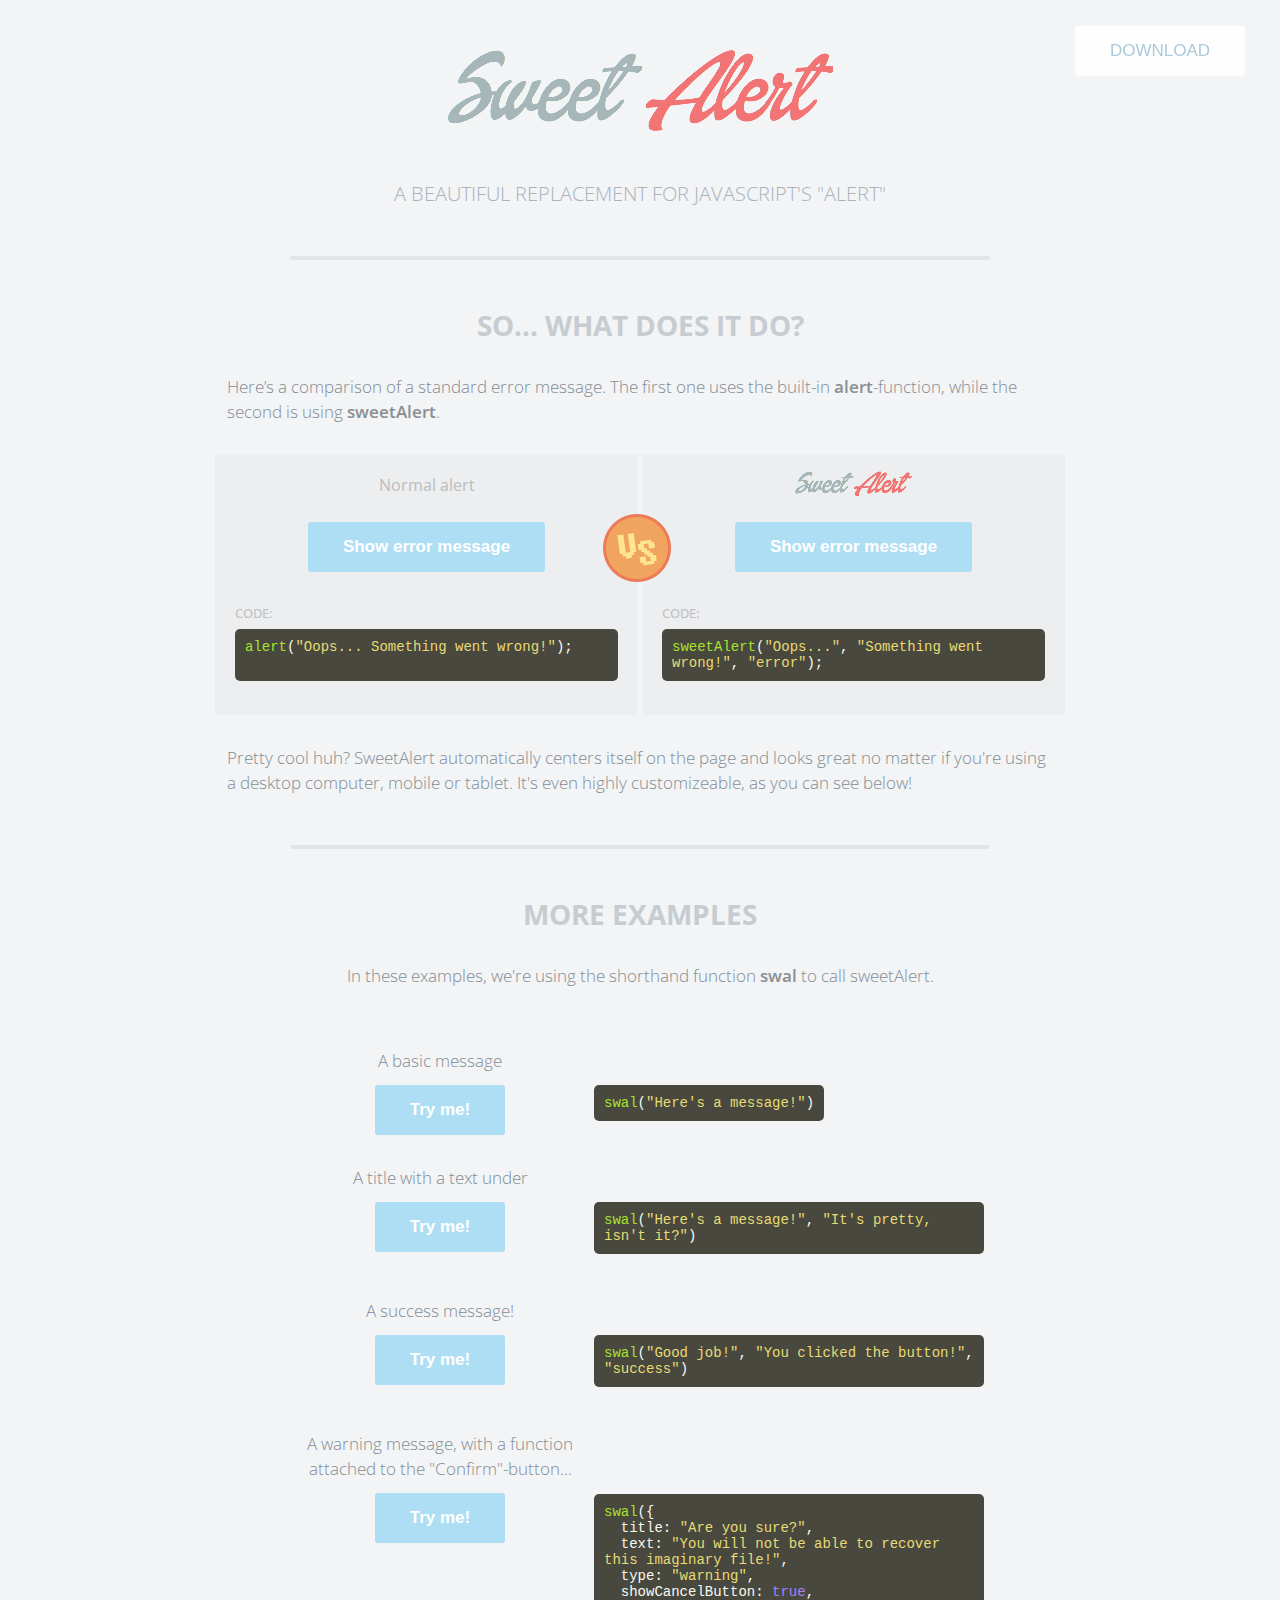
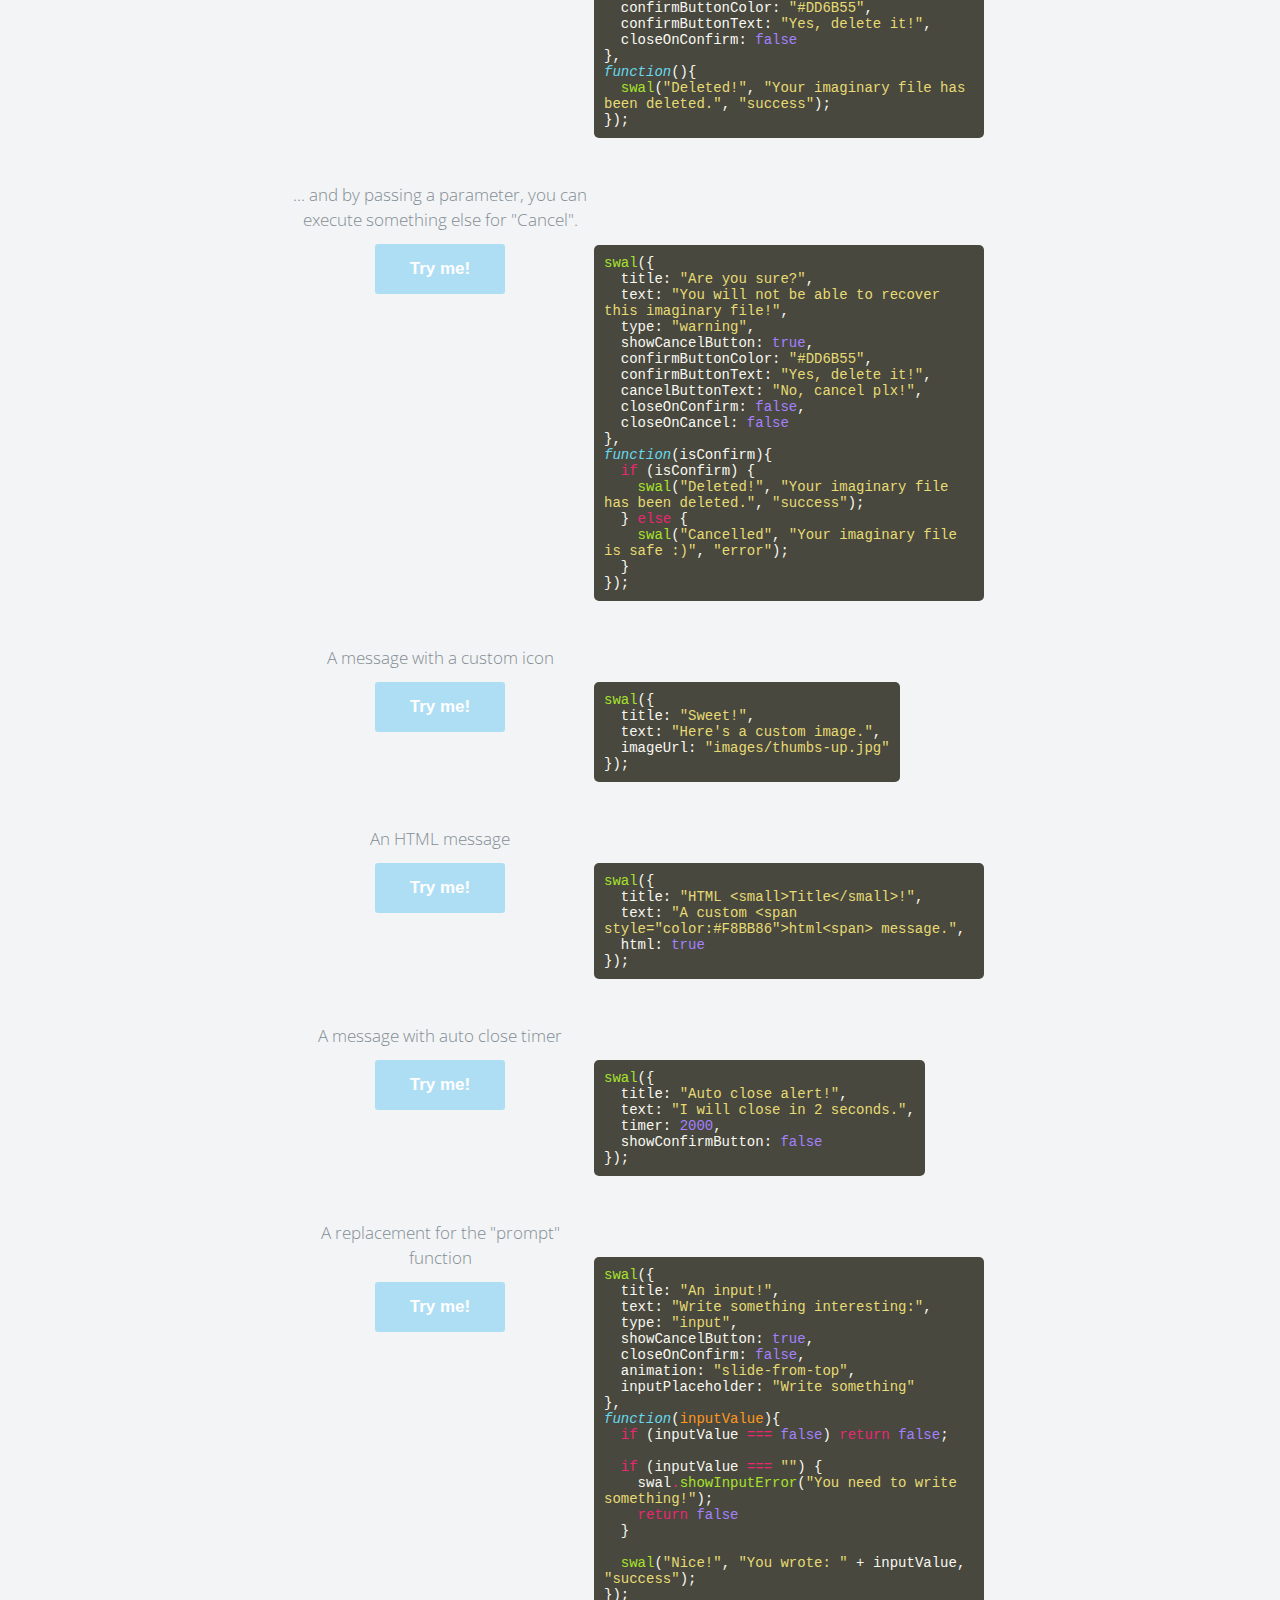
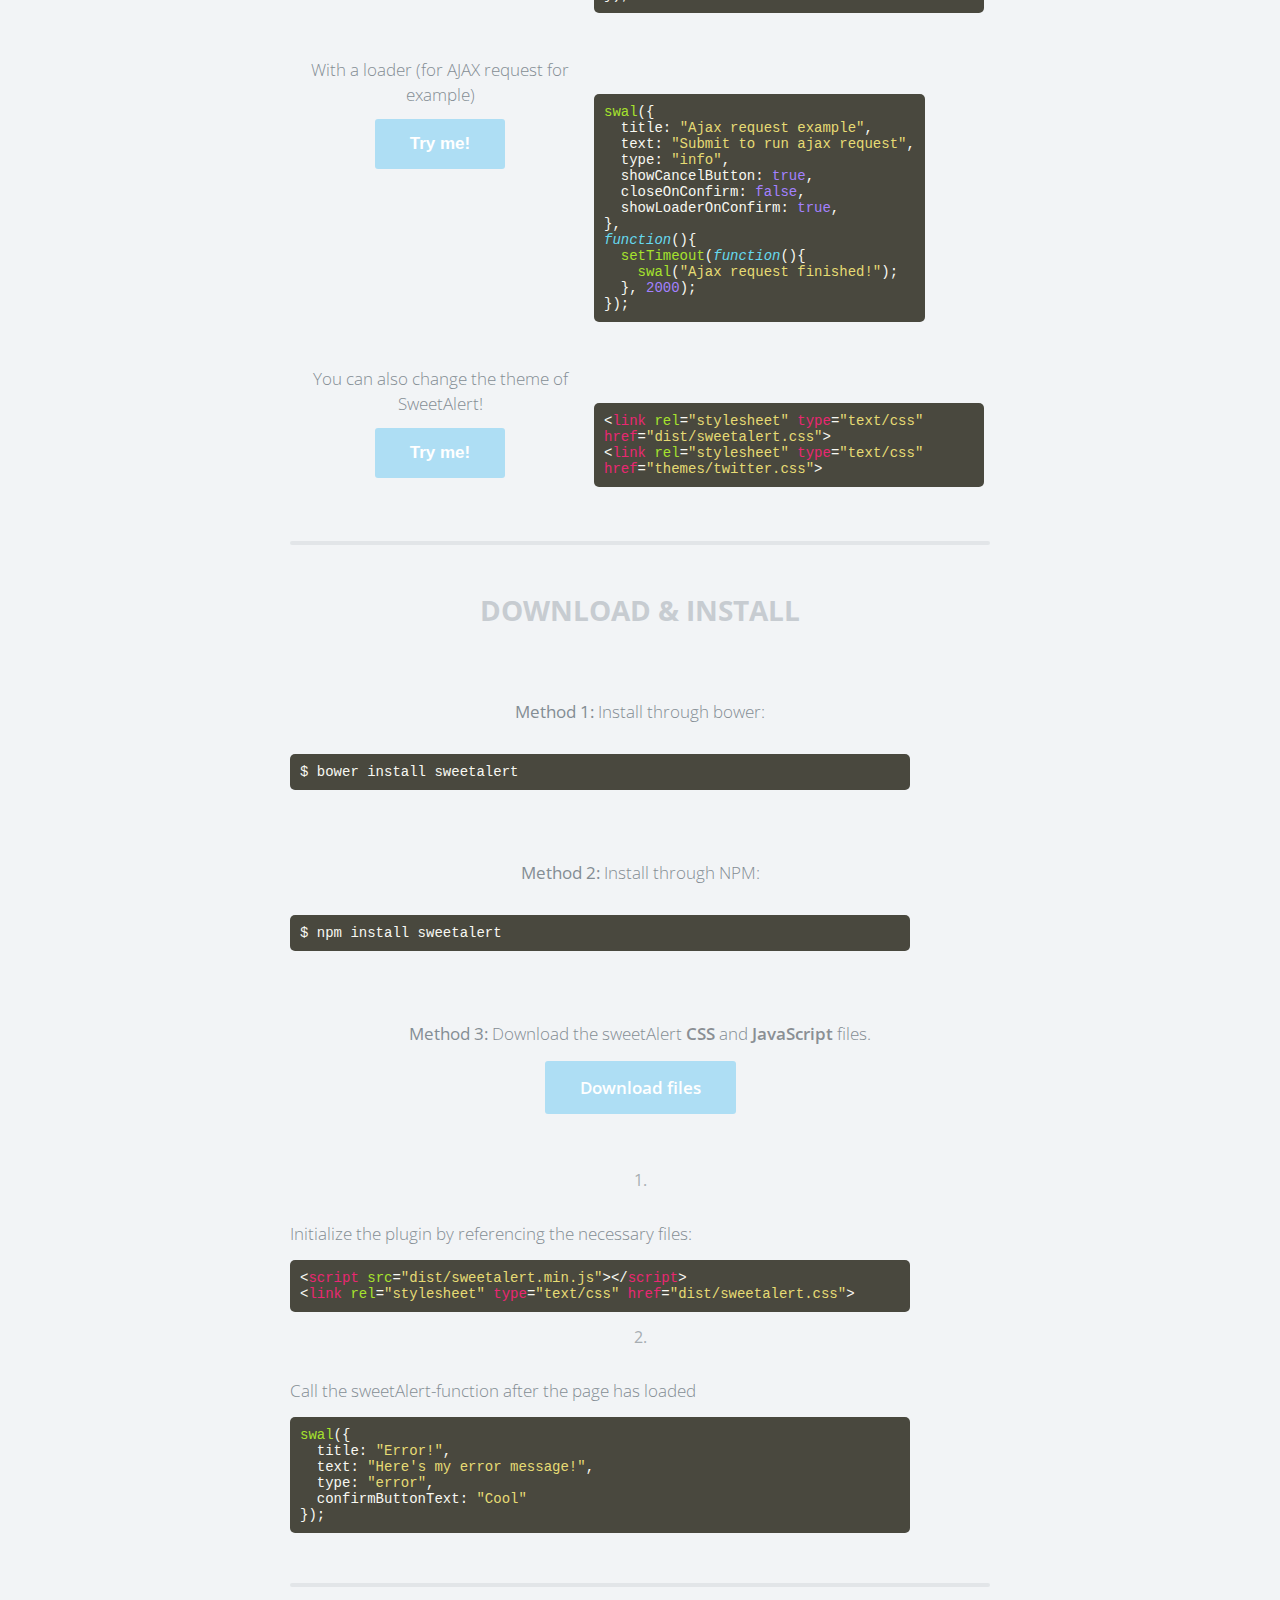
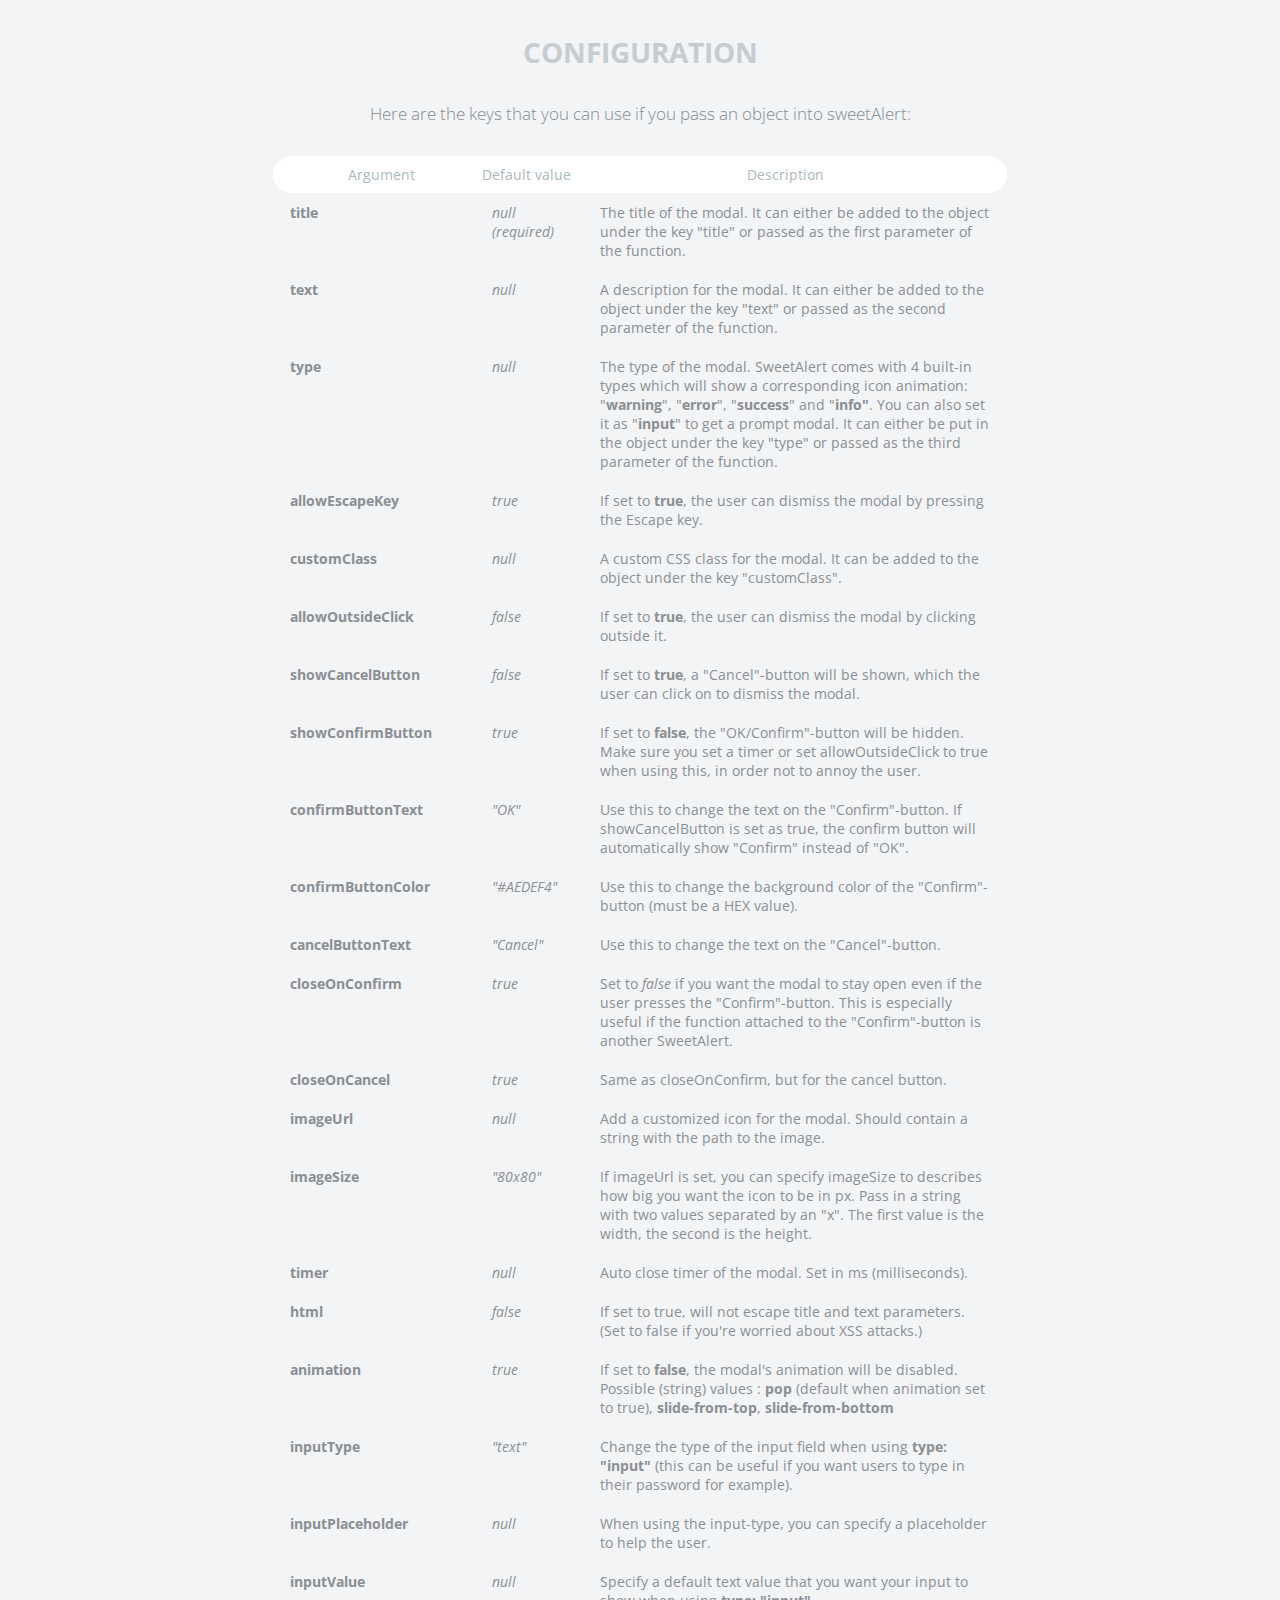
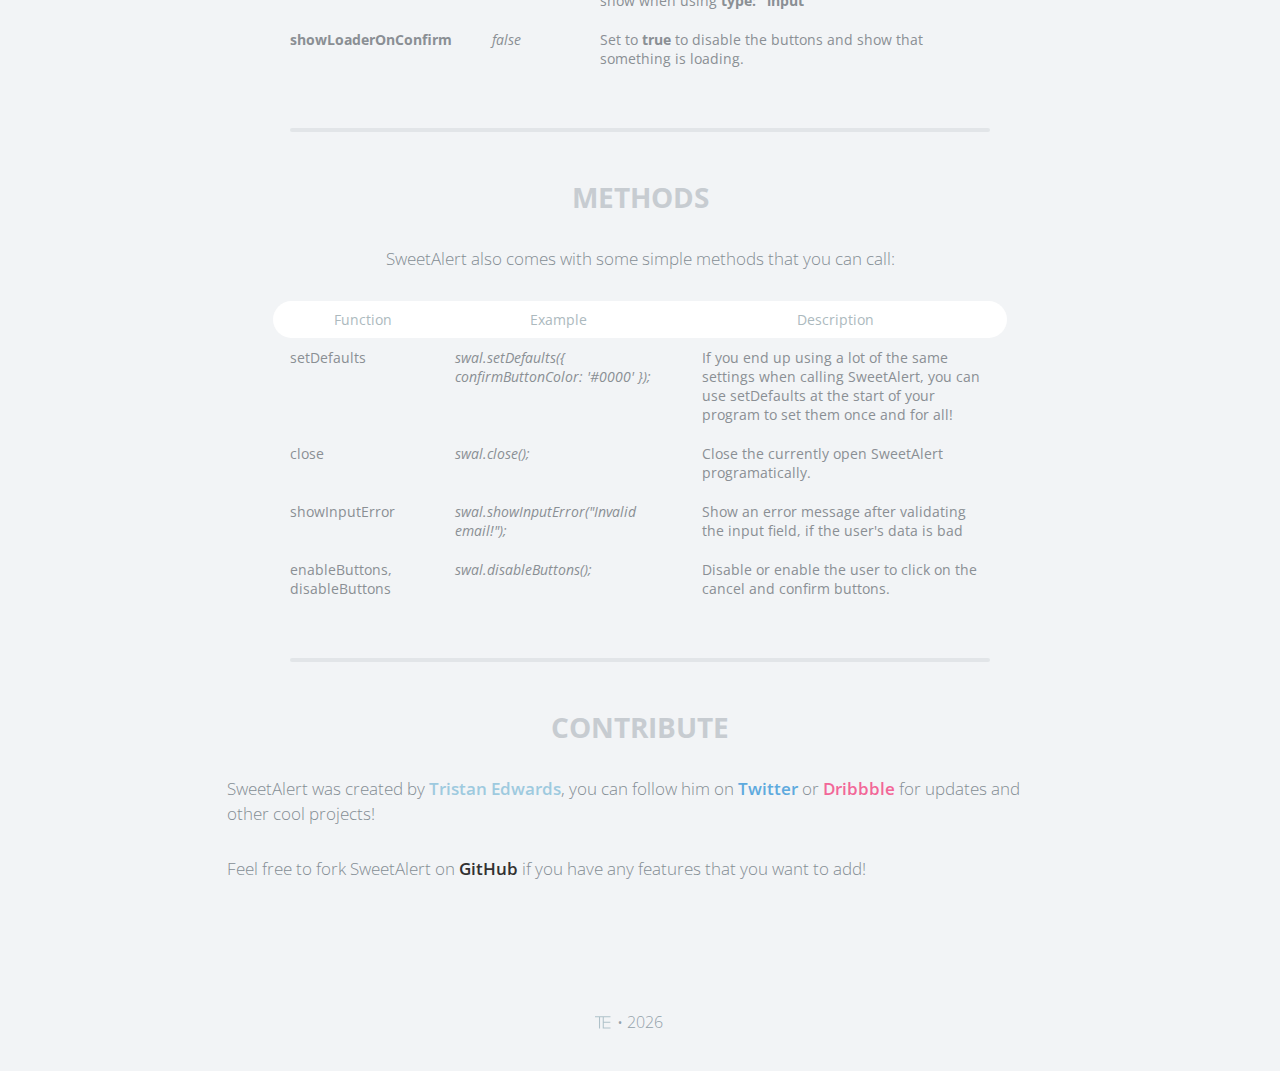
<file: librerias/sweetalert/index.html>
<!doctype html>

<html>

<head>
  <meta charset="utf-8">
  <meta name="viewport" content="width=device-width, initial-scale=1, maximum-scale=1, user-scalable=0" />
  <title>SweetAlert</title>

  <link rel="stylesheet" href="example/example.css">
  <script src="https://code.jquery.com/jquery-2.1.3.min.js"></script>

  <!-- This is what you need -->
  <script src="dist/sweetalert-dev.js"></script>
  <link rel="stylesheet" href="dist/sweetalert.css">
  <!--.......................-->

</head>

<body>

<h1>Sweet Alert</h1>
<h2>A beautiful replacement for JavaScript's "Alert"</h2>
<button class="download">Download</button>

<!-- What does it do? -->
<h3>So... What does it do?</h3>
<p>Here’s a comparison of a standard error message. The first one uses the built-in <strong>alert</strong>-function, while the second is using <strong>sweetAlert</strong>.</p>

<div class="showcase normal">
	<h4>Normal alert</h4>
	<button>Show error message</button>

	<h5>Code:</h5>
	<pre><span class="attr">alert</span>(<span class="str">"Oops... Something went wrong!"</span>);

	</pre>

	<div class="vs-icon"></div>
</div>

<div class="showcase sweet">
	<h4>Sweet Alert</h4>
	<button>Show error message</button>

	<h5>Code:</h5>
	<pre><span class="attr">sweetAlert</span>(<span class="str">"Oops..."</span>, <span class="str">"Something went wrong!"</span>, <span class="str">"error"</span>);</pre>
</div>

<p>Pretty cool huh? SweetAlert automatically centers itself on the page and looks great no matter if you're using a desktop computer, mobile or tablet. It's even highly customizeable, as you can see below!</p>


<!-- Examples -->
<h3>More examples</h3>

<p class="center">In these examples, we're using the shorthand function <strong>swal</strong> to call sweetAlert.</p>

<ul class="examples">

	<li class="message">
		<div class="ui">
			<p>A basic message</p>
			<button>Try me!</button>
		</div>
		<pre><span class="attr">swal</span>(<span class="str">"Here's a message!"</span>)</pre>
	</li>

	<li class="title-text">
		<div class="ui">
			<p>A title with a text under</p>
			<button>Try me!</button>
		</div>
		<pre><span class="attr">swal</span>(<span class="str">"Here's a message!"</span>, <span class="str">"It's pretty, isn't it?"</span>)</pre>
	</li>

	<li class="success">
		<div class="ui">
			<p>A success message!</p>
			<button>Try me!</button>
		</div>
		<pre><span class="attr">swal</span>(<span class="str">"Good job!"</span>, <span class="str">"You clicked the button!"</span>, <span class="str">"success"</span>)</pre>
	</li>

	<li class="warning confirm">
		<div class="ui">
			<p>A warning message, with a function attached to the "Confirm"-button...</p>
			<button>Try me!</button>
		</div>
		<pre><span class="attr">swal</span>({
&nbsp;&nbsp;title: <span class="str">"Are you sure?"</span>,
&nbsp;&nbsp;text: <span class="str">"You will not be able to recover this imaginary file!"</span>,
&nbsp;&nbsp;type: <span class="str">"warning"</span>,
&nbsp;&nbsp;showCancelButton: <span class="val">true</span>,
&nbsp;&nbsp;confirmButtonColor: <span class="str">"#DD6B55"</span>,
&nbsp;&nbsp;confirmButtonText: <span class="str">"Yes, delete it!"</span>,
&nbsp;&nbsp;closeOnConfirm: <span class="val">false</span>
},
<span class="func"><i>function</i></span>(){
&nbsp;&nbsp;<span class="attr">swal</span>(<span class="str">"Deleted!"</span>, <span class="str">"Your imaginary file has been deleted."</span>, <span class="str">"success"</span>);
});</pre>
	</li>

	<li class="warning cancel">
		<div class="ui">
			<p>... and by passing a parameter, you can execute something else for "Cancel".</p>
			<button>Try me!</button>
		</div>
		<pre><span class="attr">swal</span>({
&nbsp;&nbsp;title: <span class="str">"Are you sure?"</span>,
&nbsp;&nbsp;text: <span class="str">"You will not be able to recover this imaginary file!"</span>,
&nbsp;&nbsp;type: <span class="str">"warning"</span>,
&nbsp;&nbsp;showCancelButton: <span class="val">true</span>,
&nbsp;&nbsp;confirmButtonColor: <span class="str">"#DD6B55"</span>,
&nbsp;&nbsp;confirmButtonText: <span class="str">"Yes, delete it!"</span>,
&nbsp;&nbsp;cancelButtonText: <span class="str">"No, cancel plx!"</span>,
&nbsp;&nbsp;closeOnConfirm: <span class="val">false</span>,
&nbsp;&nbsp;closeOnCancel: <span class="val">false</span>
},
<span class="func"><i>function</i></span>(isConfirm){
&nbsp;&nbsp;<span class="tag">if</span> (isConfirm) {
&nbsp;&nbsp;&nbsp;&nbsp;<span class="attr">swal</span>(<span class="str">"Deleted!"</span>, <span class="str">"Your imaginary file has been deleted."</span>, <span class="str">"success"</span>);
&nbsp;&nbsp;} <span class="tag">else</span> {
	&nbsp;&nbsp;&nbsp;&nbsp;<span class="attr">swal</span>(<span class="str">"Cancelled"</span>, <span class="str">"Your imaginary file is safe :)"</span>, <span class="str">"error"</span>);
&nbsp;&nbsp;}
});</pre>
	</li>

	<li class="custom-icon">
		<div class="ui">
			<p>A message with a custom icon</p>
			<button>Try me!</button>
		</div>
		<pre><span class="attr">swal</span>({
&nbsp;&nbsp;title: <span class="str">"Sweet!"</span>,
&nbsp;&nbsp;text: <span class="str">"Here's a custom image."</span>,
&nbsp;&nbsp;imageUrl: <span class="str">"images/thumbs-up.jpg"</span>
});</pre>
	</li>

	<li class="message-html">
		<div class="ui">
			<p>An HTML message</p>
			<button>Try me!</button>
		</div>
		<pre><span class="attr">swal</span>({
&nbsp;&nbsp;title: <span class="str">"HTML &lt;small&gt;Title&lt;/small&gt;!"</span>,
&nbsp;&nbsp;text: <span class="str">"A custom &lt;span style="color:#F8BB86"&gt;html&lt;span&gt; message."</span>,
&nbsp;&nbsp;html: <span class="val">true</span>
});</pre>
	</li>

	<li class="timer">
		<div class="ui">
			<p>A message with auto close timer</p>
			<button>Try me!</button>
		</div>
		<pre><span class="attr">swal</span>({
&nbsp;&nbsp;title: <span class="str">"Auto close alert!"</span>,
&nbsp;&nbsp;text: <span class="str">"I will close in 2 seconds."</span>,
&nbsp;&nbsp;timer: <span class="val">2000</span>,
&nbsp;&nbsp;showConfirmButton: <span class="val">false</span>
});</pre>
	</li>


	<li class="input">
		<div class="ui">
			<p>A replacement for the "prompt" function</p>
			<button>Try me!</button>
		</div>
		<pre><span class="attr">swal</span>({
&nbsp;&nbsp;title: <span class="str">"An input!"</span>,
&nbsp;&nbsp;text: <span class="str">"Write something interesting:"</span>,
&nbsp;&nbsp;type: <span class="str">"input"</span>,
&nbsp;&nbsp;showCancelButton: <span class="val">true</span>,
&nbsp;&nbsp;closeOnConfirm: <span class="val">false</span>,
&nbsp;&nbsp;animation: <span class="str">"slide-from-top"</span>,
&nbsp;&nbsp;inputPlaceholder: <span class="str">"Write something"</span>
},
<span class="func"><i>function</i></span>(<span class="arg">inputValue</span>){
&nbsp;&nbsp;<span class="tag">if</span> (inputValue <span class="tag">===</span> <span class="val">false</span>) <span class="tag">return</span> <span class="val">false</span>;
&nbsp;&nbsp;
&nbsp;&nbsp;<span class="tag">if</span> (inputValue <span class="tag">===</span> <span class="str">""</span>) {
&nbsp;&nbsp;&nbsp;&nbsp;swal<span class="tag">.</span><span class="attr">showInputError</span>(<span class="str">"You need to write something!"</span>);
&nbsp;&nbsp;&nbsp;&nbsp;<span class="tag">return</span> <span class="val">false</span>
&nbsp;&nbsp;}
&nbsp;&nbsp;
&nbsp;&nbsp;<span class="attr">swal</span>(<span class="str">"Nice!"</span>, <span class="str">"You wrote: "</span> + inputValue, <span class="str">"success"</span>);
});</pre>
	</li>

  <li class="ajax">
    <div class="ui">
			<p>With a loader (for AJAX request for example)</p>
			<button>Try me!</button>
		</div>
		<pre><span class="attr">swal</span>({
&nbsp;&nbsp;title: <span class="str">"Ajax request example"</span>,
&nbsp;&nbsp;text: <span class="str">"Submit to run ajax request"</span>,
&nbsp;&nbsp;type: <span class="str">"info"</span>,
&nbsp;&nbsp;showCancelButton: <span class="val">true</span>,
&nbsp;&nbsp;closeOnConfirm: <span class="val">false</span>,
&nbsp;&nbsp;showLoaderOnConfirm: <span class="val">true</span>,
},
<span class="func"><i>function</i></span>(){
&nbsp;&nbsp;<span class="attr">setTimeout</span>(<span class="func"><i>function</i></span>(){
&nbsp;&nbsp;&nbsp;&nbsp;<span class="attr">swal</span>(<span class="str">"Ajax request finished!"</span>);
&nbsp;&nbsp;}, <span class="val">2000</span>);
});</pre>
	</li>

	<li class="theme">
		<div class="ui">
			<p>You can also change the theme of SweetAlert!</p>
			<button>Try me!</button>
		</div>
		<pre>&lt;<span class="tag">link</span> <span class="attr">rel</span>=<span class="str">"stylesheet"</span> <span class="tag">type</span>=<span class="str">"text/css"</span> <span class="tag">href</span>=<span class="str">"dist/sweetalert.css"</span>&gt;
			&lt;<span class="tag">link</span> <span class="attr">rel</span>=<span class="str">"stylesheet"</span> <span class="tag">type</span>=<span class="str">"text/css"</span> <span class="tag">href</span>=<span class="str">"themes/twitter.css"</span>&gt;</pre>
	</li>

</ul>


<!-- Download & Install -->
<h3 id="download-section">Download & install</h3>

<div class="center-container">
	<p class="center"><b>Method 1:</b> Install through bower:</p>
	<pre class="center">$ bower install sweetalert</pre>
</div>

<div class="center-container">
	<p class="center"><b>Method 2:</b> Install through NPM:</p>
	<pre class="center">$ npm install sweetalert</pre>
</div>

<p class="center"><b>Method 3:</b> Download the sweetAlert <strong>CSS</strong> and <strong>JavaScript</strong> files.</p>

<a class="button" href="https://github.com/t4t5/sweetalert/archive/master.zip" download>Download files</a>

<ol>
	<li>
		<p>Initialize the plugin by referencing the necessary files:</p>
		<pre>&lt;<span class="tag">script</span> <span class="attr">src</span>=<span class="str">"dist/sweetalert.min.js"</span>&gt;&lt;/<span class="tag">script</span>&gt;
&lt;<span class="tag">link</span> <span class="attr">rel</span>=<span class="str">"stylesheet"</span> <span class="tag">type</span>=<span class="str">"text/css"</span> <span class="tag">href</span>=<span class="str">"dist/sweetalert.css"</span>&gt;</pre>
	</li>

	<li>
		<p>Call the sweetAlert-function after the page has loaded</p>
		<pre><span class="attr">swal</span>({
&nbsp;&nbsp;title: <span class="str">"Error!"</span>,
&nbsp;&nbsp;text: <span class="str">"Here's my error message!"</span>,
&nbsp;&nbsp;type: <span class="str">"error"</span>,
&nbsp;&nbsp;confirmButtonText: <span class="str">"Cool"</span>
});
</pre>
	</li>
</ol>



<!-- Configuration -->
<h3>Configuration</h3>

<p class="center">Here are the keys that you can use if you pass an object into sweetAlert:</p>

<table>
	<tr class="titles">
		<th>
			<div class="border-left"></div>
			Argument
		</th>
		<th>Default value</th>
		<th>
			<div class="border-right"></div>
			Description
		</th>
	</tr>
	<tr>
		<td><b>title</b></td>
		<td><i>null (required)</i></td>
		<td>The title of the modal. It can either be added to the object under the key "title" or passed as the first parameter of the function.</td>
	</tr>
	<tr>
		<td><b>text</b></td>
		<td><i>null</i></td>
		<td>A description for the modal. It can either be added to the object under the key "text" or passed as the second parameter of the function.</td>
	</tr>
	<tr>
		<td><b>type</b></td>
		<td><i>null</i></td>
		<td>The type of the modal. SweetAlert comes with 4 built-in types which will show a corresponding icon animation: "<strong>warning</strong>", "<strong>error</strong>", "<strong>success</strong>" and "<strong>info"</strong>. You can also set it as "<strong>input</strong>" to get a prompt modal. It can either be put in the object under the key "type" or passed as the third parameter of the function.</td>
	</tr>
    <tr>
      <td><b>allowEscapeKey</b></td>
      <td><i>true</i></td>
      <td>If set to <strong>true</strong>, the user can dismiss the modal by pressing the Escape key.</td>
    </tr>
	<tr>
		<td><b>customClass</b></td>
		<td><i>null</i></td>
		<td>A custom CSS class for the modal. It can be added to the object under the key "customClass".</td>
	</tr>
	<tr>
		<td><b>allowOutsideClick</b></td>
		<td><i>false</i></td>
		<td>If set to <strong>true</strong>, the user can dismiss the modal by clicking outside it.</td>
	</tr>
	<tr>
		<td><b>showCancelButton</b></td>
		<td><i>false</i></td>
		<td>If set to <strong>true</strong>, a "Cancel"-button will be shown, which the user can click on to dismiss the modal.</td>
	</tr>
	<tr>
		<td><b>showConfirmButton</b></td>
		<td><i>true</i></td>
		<td>If set to <strong>false</strong>, the "OK/Confirm"-button will be hidden. Make sure you set a timer or set allowOutsideClick to true when using this, in order not to annoy the user.</td>
	</tr>
	<tr>
		<td><b>confirmButtonText</b></td>
		<td><i>"OK"</i></td>
		<td>Use this to change the text on the "Confirm"-button. If showCancelButton is set as true, the confirm button will automatically show "Confirm" instead of "OK".</td>
	</tr>
	<tr>
		<td><b>confirmButtonColor</b></td>
		<td><i>"#AEDEF4"</i></td>
		<td>Use this to change the background color of the "Confirm"-button (must be a HEX value).</td>
	</tr>
	<tr>
		<td><b>cancelButtonText</b></td>
		<td><i>"Cancel"</i></td>
		<td>Use this to change the text on the "Cancel"-button.</td>
	</tr>
	<tr>
		<td><b>closeOnConfirm</b></td>
		<td><i>true</i></td>
		<td>Set to <i>false</i> if you want the modal to stay open even if the user presses the "Confirm"-button. This is especially useful if the function attached to the "Confirm"-button is another SweetAlert.</td>
	</tr>
	<tr>
		<td><b>closeOnCancel</b></td>
		<td><i>true</i></td>
		<td>Same as closeOnConfirm, but for the cancel button.</td>
	</tr>
	<tr>
		<td><b>imageUrl</b></td>
		<td><i>null</i></td>
		<td>Add a customized icon for the modal. Should contain a string with the path to the image.</td>
	</tr>
	<tr>
		<td><b>imageSize</b></td>
		<td><i>"80x80"</i></td>
		<td>If imageUrl is set, you can specify imageSize to describes how big you want the icon to be in px. Pass in a string with two values separated by an "x". The first value is the width, the second is the height.</td>
	</tr>
	<tr>
		<td><b>timer</b></td>
		<td><i>null</i></td>
		<td>Auto close timer of the modal. Set in ms (milliseconds).</td>
	</tr>
	<tr>
		<td><b>html</b></td>
		<td><i>false</i></td>
		<td>If set to true, will not escape title and text parameters. (Set to false if you're worried about XSS attacks.)</td>
	</tr>
	<tr>
		<td><b>animation</b></td>
		<td><i>true</i></td>
		<td>If set to <strong>false</strong>, the modal's animation will be disabled. Possible (string) values : <strong>pop</strong> (default when animation set to true), <strong>slide-from-top</strong>, <strong>slide-from-bottom</strong></td>
	</tr>
	<tr>
		<td><b>inputType</b></td>
		<td><i>"text"</i></td>
		<td>Change the type of the input field when using <strong>type: "input"</strong> (this can be useful if you want users to type in their password for example).</td>
	</tr>
	<tr>
		<td><b>inputPlaceholder</b></td>
		<td><i>null</i></td>
		<td>When using the input-type, you can specify a placeholder to help the user.</td>
	</tr>
	<tr>
		<td><b>inputValue</b></td>
		<td><i>null</i></td>
		<td>Specify a default text value that you want your input to show when using <strong>type: "input"</strong></td>
	</tr>
	<tr>
		<td><b>showLoaderOnConfirm</b></td>
		<td><i>false</i></td>
    <td>Set to <strong>true</strong> to disable the buttons and show that something is loading.</td>
	</tr>
</table>


<!-- Methods -->
<h3>Methods</h3>

<p class="center">SweetAlert also comes with some simple methods that you can call:</p>

<table>
	<tr class="titles">
		<th>
			<div class="border-left"></div>
			Function
		</th>
		<th>Example</th>
		<th>
			<div class="border-right"></div>
			Description
		</th>
	</tr>
	<tr>
		<td>setDefaults</td>
		<td><i>swal.setDefaults({ confirmButtonColor: '#0000' });</i></td>
		<td>If you end up using a lot of the same settings when calling SweetAlert, you can use setDefaults at the start of your program to set them once and for all!</td>
	</tr>
	<tr>
		<td>close</td>
		<td><i>swal.close();</i></td>
		<td>Close the currently open SweetAlert programatically.</td>
	</tr>
	<tr>
		<td>showInputError</td>
		<td><i>swal.showInputError("Invalid email!");</i></td>
		<td>Show an error message after validating the input field, if the user's data is bad</td>
	</tr>
	<tr>
		<td>enableButtons, disableButtons</td>
		<td><i>swal.disableButtons();</i></td>
		<td>Disable or enable the user to click on the cancel and confirm buttons.</td>
	</tr>
</table>



<!-- Contribute -->
<h3>Contribute</h3>
<p>SweetAlert was created by <a href="http://tristanedwards.me" target="_blank">Tristan Edwards</a>, you can follow him on <a href="https://twitter.com/t4t5" target="_blank" class="twitter">Twitter</a> or <a href="https://dribbble.com/tristanedwards" target="_blank" class="dribbble">Dribbble</a> for updates and other cool projects!</p>
<p>Feel free to fork SweetAlert on <a href="https://github.com/t4t5/sweetalert" class="github">GitHub</a> if you have any features that you want to add!</p>


<footer>
	<span class="te-logo">TE</span> • <script>document.write(new Date().getFullYear())</script>
</footer>


<script>

document.querySelector('button.download').onclick = function(){
	$("html, body").animate({ scrollTop: $("#download-section").offset().top }, 1000);
};

document.querySelector('.showcase.normal button').onclick = function(){
	alert("Oops... Something went wrong!");
};

document.querySelector('.showcase.sweet button').onclick = function(){
	swal("Oops...", "Something went wrong!", "error");
};

document.querySelector('ul.examples li.message button').onclick = function(){
	swal("Here's a message!");
};

document.querySelector('ul.examples li.timer button').onclick = function(){
	swal({
		title: "Auto close alert!",
		text: "I will close in 2 seconds.",
		timer: 2000,
		showConfirmButton: false
	});
};

document.querySelector('ul.examples li.title-text button').onclick = function(){
	swal("Here's a message!", "It's pretty, isn't it?");
};

document.querySelector('ul.examples li.success button').onclick = function(){
	swal("Good job!", "You clicked the button!", "success");
};

document.querySelector('ul.examples li.warning.confirm button').onclick = function(){
	swal({
		title: "Are you sure?",
		text: "You will not be able to recover this imaginary file!",
		type: "warning",
		showCancelButton: true,
		confirmButtonColor: '#DD6B55',
		confirmButtonText: 'Yes, delete it!',
		closeOnConfirm: false
	},
	function(){
		swal("Deleted!", "Your imaginary file has been deleted!", "success");
	});
};

document.querySelector('ul.examples li.warning.cancel button').onclick = function(){
	swal({
		title: "Are you sure?",
		text: "You will not be able to recover this imaginary file!",
		type: "warning",
		showCancelButton: true,
		confirmButtonColor: '#DD6B55',
		confirmButtonText: 'Yes, delete it!',
		cancelButtonText: "No, cancel plx!",
		closeOnConfirm: false,
		closeOnCancel: false
	},
	function(isConfirm){
    if (isConfirm){
      swal("Deleted!", "Your imaginary file has been deleted!", "success");
    } else {
      swal("Cancelled", "Your imaginary file is safe :)", "error");
    }
	});
};

document.querySelector('ul.examples li.custom-icon button').onclick = function(){
	swal({
		title: "Sweet!",
		text: "Here's a custom image.",
		imageUrl: 'example/images/thumbs-up.jpg'
	});
};

document.querySelector('ul.examples li.message-html button').onclick = function(){
	swal({
		title: "HTML <small>Title</small>!",
		text: 'A custom <span style="color:#F8BB86">html<span> message.',
		html: true
	});
};

document.querySelector('ul.examples li.input button').onclick = function(){
	swal({
		title: "An input!",
		text: 'Write something interesting:',
		type: 'input',
		showCancelButton: true,
		closeOnConfirm: false,
		animation: "slide-from-top",
		inputPlaceholder: "Write something",
	},
	function(inputValue){
		if (inputValue === false) return false;

		if (inputValue === "") {
			swal.showInputError("You need to write something!");
			return false;
		}
    
		swal("Nice!", 'You wrote: ' + inputValue, "success");

	});
};

document.querySelector('ul.examples li.theme button').onclick = function() {
	swal({
		title: "Themes!",
		text: "Here's the Twitter theme for SweetAlert!",
		confirmButtonText: "Cool!",
		customClass: 'twitter'
	});
};

document.querySelector('ul.examples li.ajax button').onclick = function() {
  swal({
    title: 'Ajax request example',
    text: 'Submit to run ajax request',
    type: 'info',
    showCancelButton: true,
    closeOnConfirm: false,
    showLoaderOnConfirm: true,
  }, function(){
    setTimeout(function() {
      swal('Ajax request finished!');
    }, 2000);
  });
};

</script>



</body>

</html>
</file>
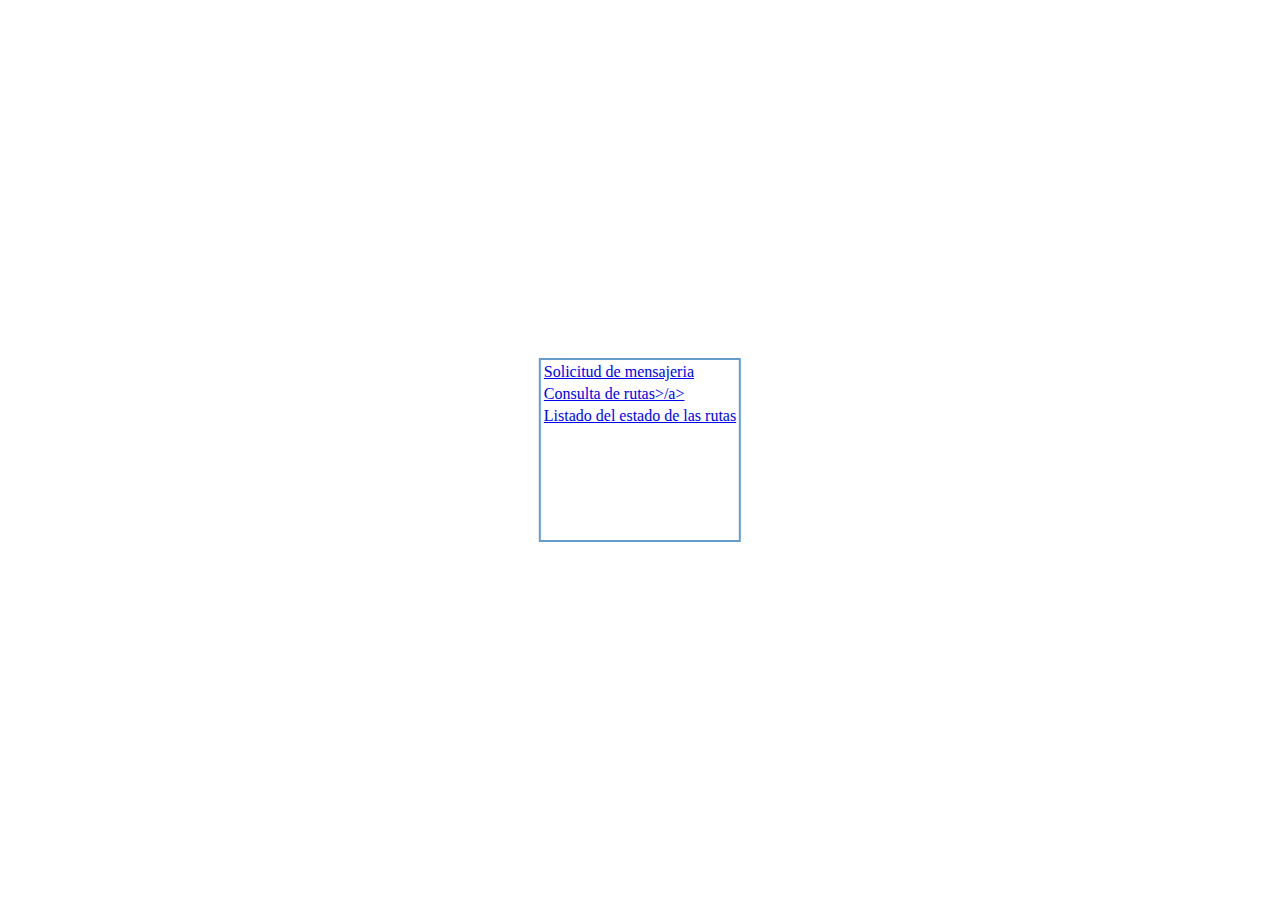
<file: presentacion/inicio.html>
<html>
	<head>
		<title>
			Sistema de rutas de mensajeria
		</title>
		<link rel="stylesheet" href="../librerias/css/inicio.css">
	</head>
	<body>
		<div>
			<table>
				<tr>
					<td><a href="./solicitudMensajeria.html">Solicitud de mensajeria</a></td>
				</tr>
				<tr>
					<td><a href="./consultaRutas.html">Consulta de rutas>/a></td>
				</tr>
				<tr>
					<td><a href="./reporteRutas.html">Listado del estado de las rutas</a></td>
				</tr>
			</table>
		</div>
	</body>
</html>
</file>
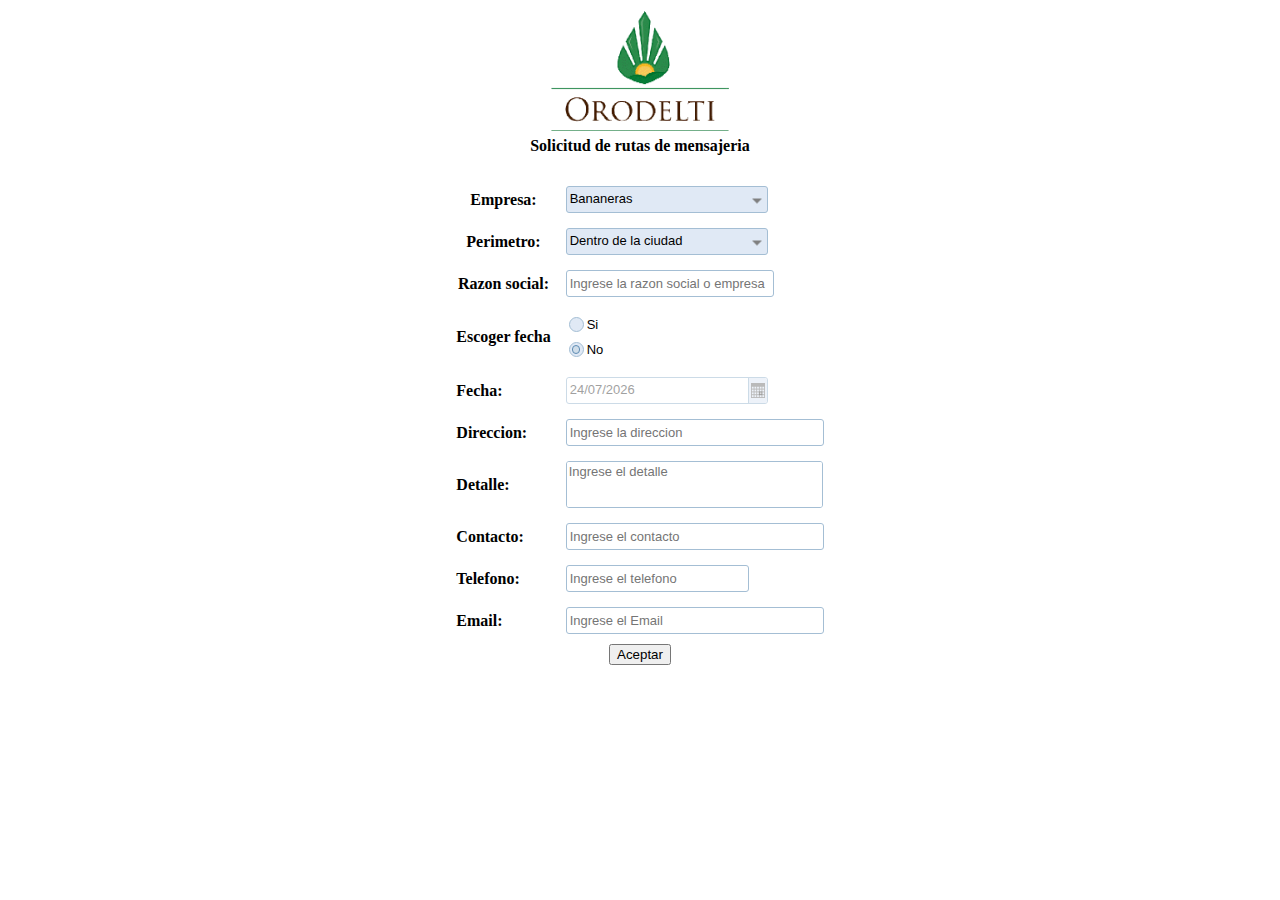
<file: presentacion/solicitudMensajeria.html>
<html lang="es">
	<head>
		<meta http-equiv="Content-Type" content="text/html; charset=utf-8"/>
		<title>Solicitud de mensajeria</title>
		<script type="text/javascript" src="../librerias/jquery-1.8.3.min.js"></script>	
		<link rel="stylesheet" href="../librerias/jqwidgets/styles/jqx.base.css" type="text/css" />
    	<link rel="stylesheet" href="../librerias/jqwidgets/styles/jqx.darkblue.css" type="text/css" />
    	<link rel="stylesheet" href="../librerias/jqwidgets/styles/jqx.energyblue.css" type="text/css" />
    	<link rel="stylesheet" href="../librerias/css/solicitudMensajeria.css" type="text/css" />
    	<link rel="stylesheet" href="../librerias/sweetalert/dist/sweetalert.css" type="text/css" >
    	<script type="text/javascript" src="../librerias/jqwidgets/scripts/demos.js"></script>
	    <script type="text/javascript" src="../librerias/jqwidgets/jqxcore.js"></script>
	    <script type="text/javascript" src="../librerias/jqwidgets/jqxbuttons.js"></script>
	    <script type="text/javascript" src="../librerias/jqwidgets/jqxscrollbar.js"></script>
	    <script type="text/javascript" src="../librerias/jqwidgets/jqxlistbox.js"></script>
	    <script type="text/javascript" src="../librerias/jqwidgets/jqxdropdownlist.js"></script>
	    <script type="text/javascript" src="../librerias/jqwidgets/jqxradiobutton.js"></script>
	    <script type="text/javascript" src="../librerias/jqwidgets/jqxdatetimeinput.js"></script>
	    <script type="text/javascript" src="../librerias/jqwidgets/jqxcalendar.js"></script>
	    <script type="text/javascript" src="../librerias/jqwidgets/jqxtooltip.js"></script>
	    <script type="text/javascript" src="../librerias/jqwidgets/globalization//globalize.js"></script>
	    <script type="text/javascript" src="../librerias/jqwidgets/jqxinput.js"></script>
	    <script type="text/javascript" src="../librerias/jqwidgets/jqxscrollbar.js"></script>
	    <script type="text/javascript" src="../librerias/jqwidgets/jqxtextarea.js"></script>
	    <script type="text/javascript" src="../librerias/jqwidgets/jqxvalidator.js"></script>
	    <script type="text/javascript" src="../librerias/jqwidgets/globalization/globalize.culture.es-ES.js"></script>
	    <script src="../librerias/sweetalert/dist/sweetalert.min.js"></script>

	    <script type="text/javascript">
            $(document).ready(function () {  

            	//Creamos el campo de la fecha

            	$("#dtpFecha").jqxDateTimeInput({width:'200',height:'25',theme:'energyblue',culture: 'es-ES'});
            	$("#dtpFecha").jqxDateTimeInput({ disabled: true });
            	//Creamos los radio button

                 $("#rbSi").jqxRadioButton({width:120,height:25,theme: 'energyblue'});
                 $("#rbNo").jqxRadioButton({width:120,height:25,theme: 'energyblue'});


                 //Agregamos la funcion de seleccion del evento

                $("#rbSi").bind('change',function(event){
                 	var checked= event.args.checked;
                 		$("#dtpFecha").jqxDateTimeInput({ disabled: false });
                });

                 $("#rbNo").bind('change',function(event){
                 	var checked= event.args.checked;
                 	$("#dtpFecha").jqxDateTimeInput({ disabled: true });
                });

                $("#rbNo").jqxRadioButton({ checked: true });

                var datos = [
                    "Dentro de la ciudad",
                    "Fuera de la ciudad"
		        ];
                // Create a jqxDropDownList
                $("#cmbEmpresa").jqxDropDownList({ source: ["Bananeras"], selectedIndex: 0, width: '200', height: '25',theme: 'energyblue'});
                $("#cmbPerimetro").jqxDropDownList({ source: datos, selectedIndex: 0, width: '200', height: '25',theme: 'energyblue'});

                //Creamos las cajas de texto

                $("#txtRazonSocial").jqxInput({placeHolder: "Ingrese la razon social o empresa", height: 25, width: 200, minLength: 1,  theme:'energyblue'});


                $("#txtDireccion").jqxInput({placeHolder: "Ingrese la direccion", height: 25, width: 250, minLength: 1,  theme:'energyblue'});


                $("#txtDetalle").jqxTextArea({placeHolder: "Ingrese el detalle", height: 45, width: 255, minLength: 1,  theme:'energyblue'});

                $("#txtContacto").jqxInput({placeHolder: "Ingrese el contacto", height: 25, width: 250, minLength: 1,  theme:'energyblue'});

				$("#txtTelefono").jqxInput({placeHolder: "Ingrese el telefono", height: 25, width: 175, minLength: 1,  theme:'energyblue'});

				$("#txtEmail").jqxInput({placeHolder: "Ingrese el Email", height: 25, width: 250, minLength: 1,  theme:'energyblue'});
				
				$("#datos").jqxValidator({ rules: [
						{input: '#txtEmail',message:'Email invalido',action:'keyup',rule:'email'}],theme:"energyblue"
				});
             });

            $(function() {
                $("#btnAceptar").click(function() {

                	var empresa = $("#cmbEmpresa").val();
                	var perimetro = $("#cmbPerimetro").val();
                	var razonSocial = $("#txtRazonSocial").val();
                	var escogerFecha = $("#rbSi").val();
                	var fecha;
           			

           			    

                	if(escogerFecha){
                		 fecha = $("#dtpFecha").val();
                		 //alert(fecha);
                	}else{
                		fecha = new Date();
        				fecha.setDate(fecha.getDate()+1);
        				//alert(fecha.toLocaleFormat('%d/%m/%Y'));
                	}


                	

                	var direccion = $("#txtDireccion").val();
                	var detalle = $("#txtDetalle").val();
                	var contacto = $("#txtContacto").val();
                	var telefono = $("#txtTelefono").val();
                	var email = $("#txtEmail").val();


                	$.ajax({
                		type: 'POST',
                		url: '../procesos/trxSolicitudMensajeria.php',
                		data: {"opcion":"insertar",
       							cmbEmpresa:empresa,
       							cmbPerimetro:perimetro,
       							txtRazonSocial:razonSocial,
       							dtpFecha:fecha,
       							txtDireccion:direccion,
       							txtDetalle:detalle,
       							txtContacto:contacto,
       							txtTelefono:telefono,
       							txtEmail:email
       					},
	                	success: function (data) {
	                		var respuesta = data;

	                		if(respuesta){
	                			swal("Correcto!", "Su solicitud ha sido enviada exitosamente!", "success")
	                		}
	                	}

                	});
                });
            });



        	function formattedDate(date) {
			    var d = new Date(date || Date.now()),
			        month = '' + (d.getMonth() + 1),
			        day = '' + d.getDate(),
			        year = d.getFullYear();

			    if (month.length < 2) month = '0' + month;
			    if (day.length < 2) day = '0' + day;

			    return [month, day, year].join('/');
			}
        </script>
	</head>
	<body class="default">
		<form id="datos" method="post" action="#">
			<div>
				<center>
					<table>
					    <tr><td align="center"><img src="../images/logo-orodelti.jpg" alt="Orodelti S.A."  width=178 height=120 /></td><tr>
					    <tr><td align="center"><b>Solicitud de rutas de mensajeria</b></td></tr>
					</table>
				</center><br>
			</div>
			<div>
				<center>
					<table id="tblSolicitud">
						<tr>
							<td align="center">
								<b>Empresa:</b>
							</td>
							<td>
								<div id='cmbEmpresa' name="cmbPerimetro">
	        					</div>
							</td>
						</tr>
						<tr>
							<td align="center">
								<b>Perimetro:</b>
							</td>
							<td>
								<div id='cmbPerimetro' name="cmbPerimetro">
	        					</div>
							</td>
						</tr>
						<tr>
							<td align="center">
								<b>Razon social:</b>
							</td>
							<td>
								<input type="text" id="txtRazonSocial" name="txtRazonSocial"/>
							</td>
						</tr>
						<tr>
							<td align="center">
								<b>Escoger fecha</b>
							</td>
							<td>
								<div id="rbSi">
									Si
								</div>
								<div id="rbNo">
									No
								</div>
							</td>	
						</tr>
						<tr>
							<td>
								<b>Fecha:</b>
							</td>
							<td>
								<div id="dtpFecha">
								</div>
							</td>
						</tr>
						<tr>
							<td>
								<b>Direccion:</b>
							</td>
							<td>
								<input type="text" id="txtDireccion" name="txtDireccion"/>
							</td>
						</tr>
						<tr>
							<td>
								<b>Detalle:</b>
							</td>
							<td >
								<textarea id="txtDetalle"></textarea>
							</td>
						</tr>
						<tr>
							<td>
								<b>Contacto:</b>
							</td>
							<td>
								<input type="text" id="txtContacto" name="txtContacto"/>
							</td>
						</tr>
						<tr>
							<td>
								<b>Telefono:</b>
							</td>
							<td>
								<input type="text" id="txtTelefono" name="txtTelefono"/>
							</td>
						</tr>
						<tr>
							<td>
								<b>Email:</b>
							</td>
							<td>
								<input type="text" id="txtEmail" name="txtEmail" class="text-input" />
							</td>
						</tr>
					</table>
					<input type="button" name="btnAceptar" id="btnAceptar" value="Aceptar" />
				</center>
			</div>
		</form>
	</body>
</html>
</file>
<file: librerias/sweetalert/example/example.css>
@import url(http://fonts.googleapis.com/css?family=Open+Sans:400,600,700,300);
@import url(http://fonts.googleapis.com/css?family=Open+Sans+Condensed:700);
body {
  background-color: #f2f4f6;
  font-family: 'Open Sans', sans-serif;
  text-align: center; }

h1 {
  background-image: url("images/logo_big.png");
  background-image: -webkit-image-set(url("images/logo_big.png") 1x, url("images/logo_big@2x.png") 2x);
  width: 385px;
  height: 81px;
  text-indent: -9999px;
  white-space: nowrap;
  margin: 50px auto; }
  @media all and (max-width: 420px) {
    h1 {
      width: 300px;
      background-size: contain;
      background-repeat: no-repeat;
      background-position: center; } }
  @media all and (max-width: 330px) {
    h1 {
      width: 250px; } }

h2 {
  font-size: 20px;
  color: #A9B2BC;
  line-height: 25px;
  text-transform: uppercase;
  font-weight: 300;
  text-align: center;
  display: block; }

h3 {
  font-size: 28px;
  color: #C7CCD1;
  text-transform: uppercase;
  font-family: 'Open Sans Condensed', sans-serif;
  margin-top: 100px;
  text-align: center;
  position: relative; }
  h3#download-section {
    margin-top: 50px;
    padding-top: 40px; }
  h3::after {
    content: "";
    background-color: #e2e5e8;
    height: 4px;
    width: 700px;
    left: 50%;
    margin-left: -350px;
    position: absolute;
    margin-top: -50px;
    border-radius: 2px; }
    @media all and (max-width: 740px) {
      h3::after {
        width: auto;
        left: 20px;
        right: 20px;
        margin-left: 0; } }

a {
  text-decoration: none; }

p {
  max-width: 826px;
  margin: 30px auto;
  font-size: 17px;
  font-weight: 300;
  color: #848D94;
  line-height: 25px;
  text-align: left; }
  p.center {
    text-align: center; }
  p strong {
    color: #8A8F94;
    font-weight: 600; }
  p a {
    color: #9ECADF;
    font-weight: 600; }
    p a:hover {
      text-decoration: underline; }
    p a.twitter {
      color: #5eaade; }
    p a.dribbble {
      color: #f26798; }
    p a.github {
      color: #323131; }

button, .button {
  background-color: #AEDEF4;
  color: white;
  border: none;
  box-shadow: none;
  font-size: 17px;
  font-weight: 500;
  font-weight: 600;
  border-radius: 3px;
  padding: 15px 35px;
  margin: 26px 5px 0 5px;
  cursor: pointer; }
  button:focus, .button:focus {
    outline: none; }
  button:hover, .button:hover {
    background-color: #a1d9f2; }
  button:active, .button:active {
    background-color: #81ccee; }
  button.cancel, .button.cancel {
    background-color: #D0D0D0; }
    button.cancel:hover, .button.cancel:hover {
      background-color: #c8c8c8; }
    button.cancel:active, .button.cancel:active {
      background-color: #b6b6b6; }
  button.download, .button.download {
    position: fixed;
    right: 30px;
    top: 0;
    background-color: rgba(255, 255, 255, 0.9);
    color: #ABCADA;
    font-weight: 500;
    text-transform: uppercase;
    z-index: 3; }
    @media all and (max-width: 1278px) {
      button.download, .button.download {
        display: none; } }

.center-container {
  max-width: 700px;
  margin: 70px auto; }

pre {
  background-color: #49483e;
  color: #f8f8f2;
  padding: 10px;
  border-radius: 5px;
  white-space: pre-line;
  text-align: left;
  font-size: 14px;
  max-width: 600px; }
  pre .str {
    color: #e6db74; }
  pre .func {
    color: #66d9ef; }
  pre .val {
    color: #a381ff; }
  pre .tag {
    color: #e92772; }
  pre .attr {
    color: #a6e22d; }
  pre .arg {
    color: #fd9720; }

.showcase {
  background-color: #eceef0;
  padding: 20px;
  display: inline-block;
  width: 383px;
  vertical-align: top;
  position: relative; }
  @media all and (max-width: 865px) {
    .showcase {
      margin: 5px auto;
      padding: 46px 20px; } }
  @media all and (max-width: 440px) {
    .showcase {
      width: auto; } }
  .showcase h4 {
    font-size: 16px;
    color: #BCBCBC;
    line-height: 22px;
    margin: 0 auto;
    font-weight: 400; }
  .showcase.sweet h4 {
    width: 117px;
    height: 25px;
    margin-top: -3px;
    text-indent: -9999px;
    background-image: url("images/logo_small.png");
    background-image: -webkit-image-set(url("images/logo_small.png") 1x, url("images/logo_small@2x.png") 2x); }
  .showcase h5 {
    margin-bottom: -7px;
    text-align: left;
    font-weight: 500;
    text-transform: uppercase;
    color: #c2c2c2; }
  .showcase button {
    margin-bottom: 10px; }
  .showcase .vs-icon {
    background-image: url("images/vs_icon.png");
    background-image: -webkit-image-set(url("images/vs_icon.png") 1x, url("images/vs_icon@2x.png") 2x);
    width: 69px;
    height: 69px;
    position: absolute;
    right: -34px;
    top: 60px;
    z-index: 2; }
    @media all and (max-width: 865px) {
      .showcase .vs-icon {
        margin: 5px auto;
        right: auto;
        left: 50%;
        margin-left: -35px;
        top: auto;
        bottom: -35px; } }

ul.examples {
  list-style-type: none;
  width: 700px;
  margin: 0 auto;
  text-align: left;
  padding-left: 0; }
  @media all and (max-width: 758px) {
    ul.examples {
      width: auto; } }
  ul.examples li {
    padding-left: 0; }
  ul.examples .ui, ul.examples pre {
    display: inline-block;
    vertical-align: top; }
    @media all and (max-width: 758px) {
      ul.examples .ui, ul.examples pre {
        display: block;
        max-width: none;
        margin: 0 auto; } }
  ul.examples .ui {
    width: 300px;
    text-align: center; }
    ul.examples .ui button {
      margin-top: 12px; }
    ul.examples .ui p {
      text-align: center;
      margin-bottom: 0; }
  ul.examples pre {
    max-width: 370px;
    margin-top: 67px; }
    @media all and (max-width: 758px) {
      ul.examples pre {
        margin-top: 16px !important;
        margin-bottom: 60px; } }
  ul.examples .warning pre {
    margin-top: 93px; }

ol {
  max-width: 700px;
  margin: 70px auto;
  list-style-position: inside;
  padding-left: 0; }
  ol li {
    color: #A7ADB2; }
    ol li p {
      margin-bottom: 10px; }

table {
  width: 700px;
  font-size: 14px;
  color: #8a8f94;
  margin: 10px auto;
  text-align: left;
  border-collapse: collapse; }
  @media all and (max-width: 750px) {
    table {
      width: auto;
      margin: 10px 20px; } }
  table th {
    background-color: white;
    padding: 9px;
    color: #acb9be;
    font-weight: 400;
    text-align: center;
    position: relative; }
    table th .border-left, table th .border-right {
      position: absolute;
      background-color: white;
      border-radius: 50%;
      top: 0;
      left: -17px;
      width: 37px;
      height: 37px; }
    table th .border-right {
      left: auto;
      right: -17px; }
    @media all and (max-width: 750px) {
      table th:nth-child(2) {
        display: none; } }
  table td {
    padding: 10px 20px;
    vertical-align: top; }
    table td:first-child {
      padding-left: 0px; }
    table td:last-child {
      padding-right: 0px; }
    @media all and (max-width: 750px) {
      table td:nth-child(2) {
        display: none; } }
    @media all and (max-width: 360px) {
      table td {
        padding: 10px 4px; }
        table td b {
          font-size: 13px; } }

footer {
  margin-top: 100px;
  padding-bottom: 30px;
  color: #9A999F;
  display: inline-block;
  position: relative;
  color: gray;
  font-weight: 400;
  color: #93a1aa;
  font-weight: 300; }
  footer .te-logo {
    text-indent: -99999px;
    background-size: contain;
    background-repeat: no-repeat;
    background-position: center center;
    height: 16px;
    width: 16px;
    display: inline-block;
    margin-right: 5px;
    background-image: url("images/te-logo-small.svg");
    position: absolute;
    left: -22px;
    top: 3px; }

.sweet-alert.twitter {
  font-family: "Helvetica Neue", Helvetica, Arial, sans-serif;
  padding: 15px;
  padding-top: 55px;
  text-align: right;
  border-radius: 6px;
  box-shadow: 0px 0px 0px 1px rgba(0, 0, 0, 0.11), 0px 6px 30px rgba(0, 0, 0, 0.14); }
  .sweet-alert.twitter ~ .sweet-overlay {
    background: rgba(41, 47, 51, 0.9); }
  .sweet-alert.twitter h2 {
    position: absolute;
    top: 0;
    left: 0;
    right: 0;
    height: 40px;
    line-height: 40px;
    font-size: 16px;
    font-weight: 400;
    color: #8899a6;
    margin: 0;
    color: #66757f;
    border-bottom: 1px solid #e1e8ed; }
  .sweet-alert.twitter p {
    display: block;
    text-align: center;
    color: #66757f;
    font-weight: 400;
    font-size: 13px;
    margin-top: 7px; }
  .sweet-alert.twitter .sa-button-container {
    background-color: #f5f8fa;
    border-top: 1px solid #e1e8ed;
    box-shadow: 0px -1px 0px white;
    margin: -15px;
    margin-top: 0; }
  .sweet-alert.twitter[data-has-confirm-button=false][data-has-cancel-button=false] {
    padding-bottom: 10px; }
    .sweet-alert.twitter[data-has-confirm-button=false][data-has-cancel-button=false] .sa-button-container {
      display: none; }
  .sweet-alert.twitter button {
    border-radius: 2px;
    box-shadow: none !important;
    text-shadow: 0px -1px 0px rgba(0, 0, 0, 0.3);
    margin: 17px 0px;
    border-radius: 4px;
    font-size: 14px;
    font-weight: 600;
    padding: 8px 16px;
    position: relative; }
    .sweet-alert.twitter button:focus, .sweet-alert.twitter button.cancel:focus {
      box-shadow: none !important; }
      .sweet-alert.twitter button:focus::before, .sweet-alert.twitter button.cancel:focus::before {
        content: "";
        position: absolute;
        left: -5px;
        top: -5px;
        right: -5px;
        bottom: -5px;
        border: 2px solid #a5b0b4;
        border-radius: 8px; }
    .sweet-alert.twitter button.confirm {
      background-color: #55acee !important;
      background-image: linear-gradient(transparent, rgba(0, 0, 0, 0.05));
      -ms-filter: "progid:DXImageTransform.Microsoft.gradient(startColorstr=#00000000, endColorstr=#0C000000)";
      border: 1px solid #3b88c3;
      box-shadow: inset 0 1px 0 rgba(255, 255, 255, 0.15);
      margin-right: 15px; }
      .sweet-alert.twitter button.confirm:hover {
        background-color: #55acee;
        background-image: linear-gradient(transparent, rgba(0, 0, 0, 0.15));
        -ms-filter: "progid:DXImageTransform.Microsoft.gradient(startColorstr=#00000000, endColorstr=#26000000)";
        border-color: #3b88c3; }
    .sweet-alert.twitter button.cancel {
      color: #66757e;
      background-color: #f5f8fa;
      background-image: linear-gradient(#fff, #f5f8fa);
      text-shadow: 0px -1px 0px white;
      margin-right: 9px;
      border: 1px solid #e1e8ed; }
      .sweet-alert.twitter button.cancel:hover, .sweet-alert.twitter button.cancel:focus:hover {
        background-color: #e1e8ed;
        background-image: linear-gradient(#fff, #e1e8ed);
        -ms-filter: "progid:DXImageTransform.Microsoft.gradient(enabled=false)";
        border-color: #e1e8ed; }
      .sweet-alert.twitter button.cancel:focus {
        background: #fff;
        border-color: #fff; }
  .sweet-alert.twitter .sa-icon {
    transform: scale(0.72);
    margin-bottom: -2px;
    margin-top: -10px; }
  .sweet-alert.twitter input {
    border: 1px solid #e1e8ed;
    border-radius: 3px;
    padding: 10px 7px;
    height: auto;
    box-shadow: none;
    font-size: 13px;
    margin: 10px 0; }
    .sweet-alert.twitter input:focus {
      border-color: #94A1A6;
      box-shadow: inset 0 0 0 1px rgba(77, 99, 107, 0.7); }
  .sweet-alert.twitter fieldset .sa-input-error {
    display: none; }
  .sweet-alert.twitter .sa-error-container {
    text-align: center;
    border: none;
    background-color: #fbedc0;
    margin-bottom: 6px; }
    .sweet-alert.twitter .sa-error-container.show {
      border: 1px solid #f0e1b9; }
    .sweet-alert.twitter .sa-error-container .icon {
      display: none; }
    .sweet-alert.twitter .sa-error-container p {
      color: #292f33;
      font-weight: 600;
      margin-top: 0; }
</file>
<file: librerias/sweetalert/dist/sweetalert.css>
body.stop-scrolling {
  height: 100%;
  overflow: hidden; }

.sweet-overlay {
  background-color: black;
  /* IE8 */
  -ms-filter: "progid:DXImageTransform.Microsoft.Alpha(Opacity=40)";
  /* IE8 */
  background-color: rgba(0, 0, 0, 0.4);
  position: fixed;
  left: 0;
  right: 0;
  top: 0;
  bottom: 0;
  display: none;
  z-index: 10000; }

.sweet-alert {
  background-color: white;
  font-family: 'Open Sans', 'Helvetica Neue', Helvetica, Arial, sans-serif;
  width: 478px;
  padding: 17px;
  border-radius: 5px;
  text-align: center;
  position: fixed;
  left: 50%;
  top: 50%;
  margin-left: -256px;
  margin-top: -200px;
  overflow: hidden;
  display: none;
  z-index: 99999; }
  @media all and (max-width: 540px) {
    .sweet-alert {
      width: auto;
      margin-left: 0;
      margin-right: 0;
      left: 15px;
      right: 15px; } }
  .sweet-alert h2 {
    color: #575757;
    font-size: 30px;
    text-align: center;
    font-weight: 600;
    text-transform: none;
    position: relative;
    margin: 25px 0;
    padding: 0;
    line-height: 40px;
    display: block; }
  .sweet-alert p {
    color: #797979;
    font-size: 16px;
    text-align: center;
    font-weight: 300;
    position: relative;
    text-align: inherit;
    float: none;
    margin: 0;
    padding: 0;
    line-height: normal; }
  .sweet-alert fieldset {
    border: none;
    position: relative; }
  .sweet-alert .sa-error-container {
    background-color: #f1f1f1;
    margin-left: -17px;
    margin-right: -17px;
    overflow: hidden;
    padding: 0 10px;
    max-height: 0;
    webkit-transition: padding 0.15s, max-height 0.15s;
    transition: padding 0.15s, max-height 0.15s; }
    .sweet-alert .sa-error-container.show {
      padding: 10px 0;
      max-height: 100px;
      webkit-transition: padding 0.2s, max-height 0.2s;
      transition: padding 0.25s, max-height 0.25s; }
    .sweet-alert .sa-error-container .icon {
      display: inline-block;
      width: 24px;
      height: 24px;
      border-radius: 50%;
      background-color: #ea7d7d;
      color: white;
      line-height: 24px;
      text-align: center;
      margin-right: 3px; }
    .sweet-alert .sa-error-container p {
      display: inline-block; }
  .sweet-alert .sa-input-error {
    position: absolute;
    top: 29px;
    right: 26px;
    width: 20px;
    height: 20px;
    opacity: 0;
    -webkit-transform: scale(0.5);
    transform: scale(0.5);
    -webkit-transform-origin: 50% 50%;
    transform-origin: 50% 50%;
    -webkit-transition: all 0.1s;
    transition: all 0.1s; }
    .sweet-alert .sa-input-error::before, .sweet-alert .sa-input-error::after {
      content: "";
      width: 20px;
      height: 6px;
      background-color: #f06e57;
      border-radius: 3px;
      position: absolute;
      top: 50%;
      margin-top: -4px;
      left: 50%;
      margin-left: -9px; }
    .sweet-alert .sa-input-error::before {
      -webkit-transform: rotate(-45deg);
      transform: rotate(-45deg); }
    .sweet-alert .sa-input-error::after {
      -webkit-transform: rotate(45deg);
      transform: rotate(45deg); }
    .sweet-alert .sa-input-error.show {
      opacity: 1;
      -webkit-transform: scale(1);
      transform: scale(1); }
  .sweet-alert input {
    width: 100%;
    box-sizing: border-box;
    border-radius: 3px;
    border: 1px solid #d7d7d7;
    height: 43px;
    margin-top: 10px;
    margin-bottom: 17px;
    font-size: 18px;
    box-shadow: inset 0px 1px 1px rgba(0, 0, 0, 0.06);
    padding: 0 12px;
    display: none;
    -webkit-transition: all 0.3s;
    transition: all 0.3s; }
    .sweet-alert input:focus {
      outline: none;
      box-shadow: 0px 0px 3px #c4e6f5;
      border: 1px solid #b4dbed; }
      .sweet-alert input:focus::-moz-placeholder {
        transition: opacity 0.3s 0.03s ease;
        opacity: 0.5; }
      .sweet-alert input:focus:-ms-input-placeholder {
        transition: opacity 0.3s 0.03s ease;
        opacity: 0.5; }
      .sweet-alert input:focus::-webkit-input-placeholder {
        transition: opacity 0.3s 0.03s ease;
        opacity: 0.5; }
    .sweet-alert input::-moz-placeholder {
      color: #bdbdbd; }
    .sweet-alert input:-ms-input-placeholder {
      color: #bdbdbd; }
    .sweet-alert input::-webkit-input-placeholder {
      color: #bdbdbd; }
  .sweet-alert.show-input input {
    display: block; }
  .sweet-alert .sa-confirm-button-container {
    display: inline-block;
    position: relative; }
  .sweet-alert .la-ball-fall {
    position: absolute;
    left: 50%;
    top: 50%;
    margin-left: -27px;
    margin-top: 4px;
    opacity: 0;
    visibility: hidden; }
  .sweet-alert button {
    background-color: #8CD4F5;
    color: white;
    border: none;
    box-shadow: none;
    font-size: 17px;
    font-weight: 500;
    -webkit-border-radius: 4px;
    border-radius: 5px;
    padding: 10px 32px;
    margin: 26px 5px 0 5px;
    cursor: pointer; }
    .sweet-alert button:focus {
      outline: none;
      box-shadow: 0 0 2px rgba(128, 179, 235, 0.5), inset 0 0 0 1px rgba(0, 0, 0, 0.05); }
    .sweet-alert button:hover {
      background-color: #7ecff4; }
    .sweet-alert button:active {
      background-color: #5dc2f1; }
    .sweet-alert button.cancel {
      background-color: #C1C1C1; }
      .sweet-alert button.cancel:hover {
        background-color: #b9b9b9; }
      .sweet-alert button.cancel:active {
        background-color: #a8a8a8; }
      .sweet-alert button.cancel:focus {
        box-shadow: rgba(197, 205, 211, 0.8) 0px 0px 2px, rgba(0, 0, 0, 0.0470588) 0px 0px 0px 1px inset !important; }
    .sweet-alert button[disabled] {
      opacity: .6;
      cursor: default; }
    .sweet-alert button.confirm[disabled] {
      color: transparent; }
      .sweet-alert button.confirm[disabled] ~ .la-ball-fall {
        opacity: 1;
        visibility: visible;
        transition-delay: 0s; }
    .sweet-alert button::-moz-focus-inner {
      border: 0; }
  .sweet-alert[data-has-cancel-button=false] button {
    box-shadow: none !important; }
  .sweet-alert[data-has-confirm-button=false][data-has-cancel-button=false] {
    padding-bottom: 40px; }
  .sweet-alert .sa-icon {
    width: 80px;
    height: 80px;
    border: 4px solid gray;
    -webkit-border-radius: 40px;
    border-radius: 40px;
    border-radius: 50%;
    margin: 20px auto;
    padding: 0;
    position: relative;
    box-sizing: content-box; }
    .sweet-alert .sa-icon.sa-error {
      border-color: #F27474; }
      .sweet-alert .sa-icon.sa-error .sa-x-mark {
        position: relative;
        display: block; }
      .sweet-alert .sa-icon.sa-error .sa-line {
        position: absolute;
        height: 5px;
        width: 47px;
        background-color: #F27474;
        display: block;
        top: 37px;
        border-radius: 2px; }
        .sweet-alert .sa-icon.sa-error .sa-line.sa-left {
          -webkit-transform: rotate(45deg);
          transform: rotate(45deg);
          left: 17px; }
        .sweet-alert .sa-icon.sa-error .sa-line.sa-right {
          -webkit-transform: rotate(-45deg);
          transform: rotate(-45deg);
          right: 16px; }
    .sweet-alert .sa-icon.sa-warning {
      border-color: #F8BB86; }
      .sweet-alert .sa-icon.sa-warning .sa-body {
        position: absolute;
        width: 5px;
        height: 47px;
        left: 50%;
        top: 10px;
        -webkit-border-radius: 2px;
        border-radius: 2px;
        margin-left: -2px;
        background-color: #F8BB86; }
      .sweet-alert .sa-icon.sa-warning .sa-dot {
        position: absolute;
        width: 7px;
        height: 7px;
        -webkit-border-radius: 50%;
        border-radius: 50%;
        margin-left: -3px;
        left: 50%;
        bottom: 10px;
        background-color: #F8BB86; }
    .sweet-alert .sa-icon.sa-info {
      border-color: #C9DAE1; }
      .sweet-alert .sa-icon.sa-info::before {
        content: "";
        position: absolute;
        width: 5px;
        height: 29px;
        left: 50%;
        bottom: 17px;
        border-radius: 2px;
        margin-left: -2px;
        background-color: #C9DAE1; }
      .sweet-alert .sa-icon.sa-info::after {
        content: "";
        position: absolute;
        width: 7px;
        height: 7px;
        border-radius: 50%;
        margin-left: -3px;
        top: 19px;
        background-color: #C9DAE1; }
    .sweet-alert .sa-icon.sa-success {
      border-color: #A5DC86; }
      .sweet-alert .sa-icon.sa-success::before, .sweet-alert .sa-icon.sa-success::after {
        content: '';
        -webkit-border-radius: 40px;
        border-radius: 40px;
        border-radius: 50%;
        position: absolute;
        width: 60px;
        height: 120px;
        background: white;
        -webkit-transform: rotate(45deg);
        transform: rotate(45deg); }
      .sweet-alert .sa-icon.sa-success::before {
        -webkit-border-radius: 120px 0 0 120px;
        border-radius: 120px 0 0 120px;
        top: -7px;
        left: -33px;
        -webkit-transform: rotate(-45deg);
        transform: rotate(-45deg);
        -webkit-transform-origin: 60px 60px;
        transform-origin: 60px 60px; }
      .sweet-alert .sa-icon.sa-success::after {
        -webkit-border-radius: 0 120px 120px 0;
        border-radius: 0 120px 120px 0;
        top: -11px;
        left: 30px;
        -webkit-transform: rotate(-45deg);
        transform: rotate(-45deg);
        -webkit-transform-origin: 0px 60px;
        transform-origin: 0px 60px; }
      .sweet-alert .sa-icon.sa-success .sa-placeholder {
        width: 80px;
        height: 80px;
        border: 4px solid rgba(165, 220, 134, 0.2);
        -webkit-border-radius: 40px;
        border-radius: 40px;
        border-radius: 50%;
        box-sizing: content-box;
        position: absolute;
        left: -4px;
        top: -4px;
        z-index: 2; }
      .sweet-alert .sa-icon.sa-success .sa-fix {
        width: 5px;
        height: 90px;
        background-color: white;
        position: absolute;
        left: 28px;
        top: 8px;
        z-index: 1;
        -webkit-transform: rotate(-45deg);
        transform: rotate(-45deg); }
      .sweet-alert .sa-icon.sa-success .sa-line {
        height: 5px;
        background-color: #A5DC86;
        display: block;
        border-radius: 2px;
        position: absolute;
        z-index: 2; }
        .sweet-alert .sa-icon.sa-success .sa-line.sa-tip {
          width: 25px;
          left: 14px;
          top: 46px;
          -webkit-transform: rotate(45deg);
          transform: rotate(45deg); }
        .sweet-alert .sa-icon.sa-success .sa-line.sa-long {
          width: 47px;
          right: 8px;
          top: 38px;
          -webkit-transform: rotate(-45deg);
          transform: rotate(-45deg); }
    .sweet-alert .sa-icon.sa-custom {
      background-size: contain;
      border-radius: 0;
      border: none;
      background-position: center center;
      background-repeat: no-repeat; }

/*
 * Animations
 */
@-webkit-keyframes showSweetAlert {
  0% {
    transform: scale(0.7);
    -webkit-transform: scale(0.7); }
  45% {
    transform: scale(1.05);
    -webkit-transform: scale(1.05); }
  80% {
    transform: scale(0.95);
    -webkit-transform: scale(0.95); }
  100% {
    transform: scale(1);
    -webkit-transform: scale(1); } }

@keyframes showSweetAlert {
  0% {
    transform: scale(0.7);
    -webkit-transform: scale(0.7); }
  45% {
    transform: scale(1.05);
    -webkit-transform: scale(1.05); }
  80% {
    transform: scale(0.95);
    -webkit-transform: scale(0.95); }
  100% {
    transform: scale(1);
    -webkit-transform: scale(1); } }

@-webkit-keyframes hideSweetAlert {
  0% {
    transform: scale(1);
    -webkit-transform: scale(1); }
  100% {
    transform: scale(0.5);
    -webkit-transform: scale(0.5); } }

@keyframes hideSweetAlert {
  0% {
    transform: scale(1);
    -webkit-transform: scale(1); }
  100% {
    transform: scale(0.5);
    -webkit-transform: scale(0.5); } }

@-webkit-keyframes slideFromTop {
  0% {
    top: 0%; }
  100% {
    top: 50%; } }

@keyframes slideFromTop {
  0% {
    top: 0%; }
  100% {
    top: 50%; } }

@-webkit-keyframes slideToTop {
  0% {
    top: 50%; }
  100% {
    top: 0%; } }

@keyframes slideToTop {
  0% {
    top: 50%; }
  100% {
    top: 0%; } }

@-webkit-keyframes slideFromBottom {
  0% {
    top: 70%; }
  100% {
    top: 50%; } }

@keyframes slideFromBottom {
  0% {
    top: 70%; }
  100% {
    top: 50%; } }

@-webkit-keyframes slideToBottom {
  0% {
    top: 50%; }
  100% {
    top: 70%; } }

@keyframes slideToBottom {
  0% {
    top: 50%; }
  100% {
    top: 70%; } }

.showSweetAlert[data-animation=pop] {
  -webkit-animation: showSweetAlert 0.3s;
  animation: showSweetAlert 0.3s; }

.showSweetAlert[data-animation=none] {
  -webkit-animation: none;
  animation: none; }

.showSweetAlert[data-animation=slide-from-top] {
  -webkit-animation: slideFromTop 0.3s;
  animation: slideFromTop 0.3s; }

.showSweetAlert[data-animation=slide-from-bottom] {
  -webkit-animation: slideFromBottom 0.3s;
  animation: slideFromBottom 0.3s; }

.hideSweetAlert[data-animation=pop] {
  -webkit-animation: hideSweetAlert 0.2s;
  animation: hideSweetAlert 0.2s; }

.hideSweetAlert[data-animation=none] {
  -webkit-animation: none;
  animation: none; }

.hideSweetAlert[data-animation=slide-from-top] {
  -webkit-animation: slideToTop 0.4s;
  animation: slideToTop 0.4s; }

.hideSweetAlert[data-animation=slide-from-bottom] {
  -webkit-animation: slideToBottom 0.3s;
  animation: slideToBottom 0.3s; }

@-webkit-keyframes animateSuccessTip {
  0% {
    width: 0;
    left: 1px;
    top: 19px; }
  54% {
    width: 0;
    left: 1px;
    top: 19px; }
  70% {
    width: 50px;
    left: -8px;
    top: 37px; }
  84% {
    width: 17px;
    left: 21px;
    top: 48px; }
  100% {
    width: 25px;
    left: 14px;
    top: 45px; } }

@keyframes animateSuccessTip {
  0% {
    width: 0;
    left: 1px;
    top: 19px; }
  54% {
    width: 0;
    left: 1px;
    top: 19px; }
  70% {
    width: 50px;
    left: -8px;
    top: 37px; }
  84% {
    width: 17px;
    left: 21px;
    top: 48px; }
  100% {
    width: 25px;
    left: 14px;
    top: 45px; } }

@-webkit-keyframes animateSuccessLong {
  0% {
    width: 0;
    right: 46px;
    top: 54px; }
  65% {
    width: 0;
    right: 46px;
    top: 54px; }
  84% {
    width: 55px;
    right: 0px;
    top: 35px; }
  100% {
    width: 47px;
    right: 8px;
    top: 38px; } }

@keyframes animateSuccessLong {
  0% {
    width: 0;
    right: 46px;
    top: 54px; }
  65% {
    width: 0;
    right: 46px;
    top: 54px; }
  84% {
    width: 55px;
    right: 0px;
    top: 35px; }
  100% {
    width: 47px;
    right: 8px;
    top: 38px; } }

@-webkit-keyframes rotatePlaceholder {
  0% {
    transform: rotate(-45deg);
    -webkit-transform: rotate(-45deg); }
  5% {
    transform: rotate(-45deg);
    -webkit-transform: rotate(-45deg); }
  12% {
    transform: rotate(-405deg);
    -webkit-transform: rotate(-405deg); }
  100% {
    transform: rotate(-405deg);
    -webkit-transform: rotate(-405deg); } }

@keyframes rotatePlaceholder {
  0% {
    transform: rotate(-45deg);
    -webkit-transform: rotate(-45deg); }
  5% {
    transform: rotate(-45deg);
    -webkit-transform: rotate(-45deg); }
  12% {
    transform: rotate(-405deg);
    -webkit-transform: rotate(-405deg); }
  100% {
    transform: rotate(-405deg);
    -webkit-transform: rotate(-405deg); } }

.animateSuccessTip {
  -webkit-animation: animateSuccessTip 0.75s;
  animation: animateSuccessTip 0.75s; }

.animateSuccessLong {
  -webkit-animation: animateSuccessLong 0.75s;
  animation: animateSuccessLong 0.75s; }

.sa-icon.sa-success.animate::after {
  -webkit-animation: rotatePlaceholder 4.25s ease-in;
  animation: rotatePlaceholder 4.25s ease-in; }

@-webkit-keyframes animateErrorIcon {
  0% {
    transform: rotateX(100deg);
    -webkit-transform: rotateX(100deg);
    opacity: 0; }
  100% {
    transform: rotateX(0deg);
    -webkit-transform: rotateX(0deg);
    opacity: 1; } }

@keyframes animateErrorIcon {
  0% {
    transform: rotateX(100deg);
    -webkit-transform: rotateX(100deg);
    opacity: 0; }
  100% {
    transform: rotateX(0deg);
    -webkit-transform: rotateX(0deg);
    opacity: 1; } }

.animateErrorIcon {
  -webkit-animation: animateErrorIcon 0.5s;
  animation: animateErrorIcon 0.5s; }

@-webkit-keyframes animateXMark {
  0% {
    transform: scale(0.4);
    -webkit-transform: scale(0.4);
    margin-top: 26px;
    opacity: 0; }
  50% {
    transform: scale(0.4);
    -webkit-transform: scale(0.4);
    margin-top: 26px;
    opacity: 0; }
  80% {
    transform: scale(1.15);
    -webkit-transform: scale(1.15);
    margin-top: -6px; }
  100% {
    transform: scale(1);
    -webkit-transform: scale(1);
    margin-top: 0;
    opacity: 1; } }

@keyframes animateXMark {
  0% {
    transform: scale(0.4);
    -webkit-transform: scale(0.4);
    margin-top: 26px;
    opacity: 0; }
  50% {
    transform: scale(0.4);
    -webkit-transform: scale(0.4);
    margin-top: 26px;
    opacity: 0; }
  80% {
    transform: scale(1.15);
    -webkit-transform: scale(1.15);
    margin-top: -6px; }
  100% {
    transform: scale(1);
    -webkit-transform: scale(1);
    margin-top: 0;
    opacity: 1; } }

.animateXMark {
  -webkit-animation: animateXMark 0.5s;
  animation: animateXMark 0.5s; }

@-webkit-keyframes pulseWarning {
  0% {
    border-color: #F8D486; }
  100% {
    border-color: #F8BB86; } }

@keyframes pulseWarning {
  0% {
    border-color: #F8D486; }
  100% {
    border-color: #F8BB86; } }

.pulseWarning {
  -webkit-animation: pulseWarning 0.75s infinite alternate;
  animation: pulseWarning 0.75s infinite alternate; }

@-webkit-keyframes pulseWarningIns {
  0% {
    background-color: #F8D486; }
  100% {
    background-color: #F8BB86; } }

@keyframes pulseWarningIns {
  0% {
    background-color: #F8D486; }
  100% {
    background-color: #F8BB86; } }

.pulseWarningIns {
  -webkit-animation: pulseWarningIns 0.75s infinite alternate;
  animation: pulseWarningIns 0.75s infinite alternate; }

@-webkit-keyframes rotate-loading {
  0% {
    transform: rotate(0deg); }
  100% {
    transform: rotate(360deg); } }

@keyframes rotate-loading {
  0% {
    transform: rotate(0deg); }
  100% {
    transform: rotate(360deg); } }

/* Internet Explorer 9 has some special quirks that are fixed here */
/* The icons are not animated. */
/* This file is automatically merged into sweet-alert.min.js through Gulp */
/* Error icon */
.sweet-alert .sa-icon.sa-error .sa-line.sa-left {
  -ms-transform: rotate(45deg) \9; }

.sweet-alert .sa-icon.sa-error .sa-line.sa-right {
  -ms-transform: rotate(-45deg) \9; }

/* Success icon */
.sweet-alert .sa-icon.sa-success {
  border-color: transparent\9; }

.sweet-alert .sa-icon.sa-success .sa-line.sa-tip {
  -ms-transform: rotate(45deg) \9; }

.sweet-alert .sa-icon.sa-success .sa-line.sa-long {
  -ms-transform: rotate(-45deg) \9; }

/*!
 * Load Awesome v1.1.0 (http://github.danielcardoso.net/load-awesome/)
 * Copyright 2015 Daniel Cardoso <@DanielCardoso>
 * Licensed under MIT
 */
.la-ball-fall,
.la-ball-fall > div {
  position: relative;
  -webkit-box-sizing: border-box;
  -moz-box-sizing: border-box;
  box-sizing: border-box; }

.la-ball-fall {
  display: block;
  font-size: 0;
  color: #fff; }

.la-ball-fall.la-dark {
  color: #333; }

.la-ball-fall > div {
  display: inline-block;
  float: none;
  background-color: currentColor;
  border: 0 solid currentColor; }

.la-ball-fall {
  width: 54px;
  height: 18px; }

.la-ball-fall > div {
  width: 10px;
  height: 10px;
  margin: 4px;
  border-radius: 100%;
  opacity: 0;
  -webkit-animation: ball-fall 1s ease-in-out infinite;
  -moz-animation: ball-fall 1s ease-in-out infinite;
  -o-animation: ball-fall 1s ease-in-out infinite;
  animation: ball-fall 1s ease-in-out infinite; }

.la-ball-fall > div:nth-child(1) {
  -webkit-animation-delay: -200ms;
  -moz-animation-delay: -200ms;
  -o-animation-delay: -200ms;
  animation-delay: -200ms; }

.la-ball-fall > div:nth-child(2) {
  -webkit-animation-delay: -100ms;
  -moz-animation-delay: -100ms;
  -o-animation-delay: -100ms;
  animation-delay: -100ms; }

.la-ball-fall > div:nth-child(3) {
  -webkit-animation-delay: 0ms;
  -moz-animation-delay: 0ms;
  -o-animation-delay: 0ms;
  animation-delay: 0ms; }

.la-ball-fall.la-sm {
  width: 26px;
  height: 8px; }

.la-ball-fall.la-sm > div {
  width: 4px;
  height: 4px;
  margin: 2px; }

.la-ball-fall.la-2x {
  width: 108px;
  height: 36px; }

.la-ball-fall.la-2x > div {
  width: 20px;
  height: 20px;
  margin: 8px; }

.la-ball-fall.la-3x {
  width: 162px;
  height: 54px; }

.la-ball-fall.la-3x > div {
  width: 30px;
  height: 30px;
  margin: 12px; }

/*
 * Animation
 */
@-webkit-keyframes ball-fall {
  0% {
    opacity: 0;
    -webkit-transform: translateY(-145%);
    transform: translateY(-145%); }
  10% {
    opacity: .5; }
  20% {
    opacity: 1;
    -webkit-transform: translateY(0);
    transform: translateY(0); }
  80% {
    opacity: 1;
    -webkit-transform: translateY(0);
    transform: translateY(0); }
  90% {
    opacity: .5; }
  100% {
    opacity: 0;
    -webkit-transform: translateY(145%);
    transform: translateY(145%); } }

@-moz-keyframes ball-fall {
  0% {
    opacity: 0;
    -moz-transform: translateY(-145%);
    transform: translateY(-145%); }
  10% {
    opacity: .5; }
  20% {
    opacity: 1;
    -moz-transform: translateY(0);
    transform: translateY(0); }
  80% {
    opacity: 1;
    -moz-transform: translateY(0);
    transform: translateY(0); }
  90% {
    opacity: .5; }
  100% {
    opacity: 0;
    -moz-transform: translateY(145%);
    transform: translateY(145%); } }

@-o-keyframes ball-fall {
  0% {
    opacity: 0;
    -o-transform: translateY(-145%);
    transform: translateY(-145%); }
  10% {
    opacity: .5; }
  20% {
    opacity: 1;
    -o-transform: translateY(0);
    transform: translateY(0); }
  80% {
    opacity: 1;
    -o-transform: translateY(0);
    transform: translateY(0); }
  90% {
    opacity: .5; }
  100% {
    opacity: 0;
    -o-transform: translateY(145%);
    transform: translateY(145%); } }

@keyframes ball-fall {
  0% {
    opacity: 0;
    -webkit-transform: translateY(-145%);
    -moz-transform: translateY(-145%);
    -o-transform: translateY(-145%);
    transform: translateY(-145%); }
  10% {
    opacity: .5; }
  20% {
    opacity: 1;
    -webkit-transform: translateY(0);
    -moz-transform: translateY(0);
    -o-transform: translateY(0);
    transform: translateY(0); }
  80% {
    opacity: 1;
    -webkit-transform: translateY(0);
    -moz-transform: translateY(0);
    -o-transform: translateY(0);
    transform: translateY(0); }
  90% {
    opacity: .5; }
  100% {
    opacity: 0;
    -webkit-transform: translateY(145%);
    -moz-transform: translateY(145%);
    -o-transform: translateY(145%);
    transform: translateY(145%); } }
</file>
<file: librerias/css/inicio.css>
div {
	border: 2px solid; 
	border-color: #669CCC;
	position: absolute;
    left: 50%;
    top: 50%;
    height: 20%;
    transform: translate(-50%, -50%);
    -webkit-transform: translate(-50%, -50%);
}

table {
	
}
</file>
<file: librerias/jqwidgets/styles/jqx.base.css>
﻿/*Rounded Corners*/
/*top-left rounded Corners*/
.jqx-rc-tl
{
    -moz-border-radius-topleft: 3px;
    -webkit-border-top-left-radius: 3px;
    border-top-left-radius: 3px;
}
/*top-right rounded Corners*/
.jqx-rc-tr
{
    -moz-border-radius-topright: 3px;
    -webkit-border-top-right-radius: 3px;
    border-top-right-radius: 3px;
}
/*bottom-left rounded Corners*/
.jqx-rc-bl
{
    -moz-border-radius-bottomleft: 3px;
    -webkit-border-bottom-left-radius: 3px;
    border-bottom-left-radius: 3px;
}
/*bottom-right rounded Corners*/
.jqx-rc-br
{
    -moz-border-radius-bottomright: 3px;
    -webkit-border-bottom-right-radius: 3px;
    border-bottom-right-radius: 3px;
}
/*top rounded Corners*/
.jqx-rc-t
{
    -moz-border-radius-topleft: 3px;
    -webkit-border-top-left-radius: 3px;
    border-top-left-radius: 3px;
    -moz-border-radius-topright: 3px;
    -webkit-border-top-right-radius: 3px;
    border-top-right-radius: 3px;
}
/*bottom rounded Corners*/
.jqx-rc-b
{
    -moz-border-radius-bottomleft: 3px;
    -webkit-border-bottom-left-radius: 3px;
    border-bottom-left-radius: 3px;
    -moz-border-radius-bottomright: 3px;
    -webkit-border-bottom-right-radius: 3px;
    border-bottom-right-radius: 3px;
}
/*right rounded Corners*/
.jqx-rc-r
{
    -moz-border-radius-topright: 3px;
    -webkit-border-top-right-radius: 3px;
    border-top-right-radius: 3px;
    -moz-border-radius-bottomright: 3px;
    -webkit-border-bottom-right-radius: 3px;
    border-bottom-right-radius: 3px;
}
/*left rounded Corners*/
.jqx-rc-l
{
    -moz-border-radius-topleft: 3px;
    -webkit-border-top-left-radius: 3px;
    border-top-left-radius: 3px;
    -moz-border-radius-bottomleft: 3px;
    -webkit-border-bottom-left-radius: 3px;
    border-bottom-left-radius: 3px;
}
/*all rounded Corners*/
.jqx-rc-all
{
    -moz-border-radius: 3px;
    -webkit-border-radius: 3px;
    border-radius: 3px;
}
/*reset rounded corners*/
.jqx-rc-reset
{
    -moz-border-radius: 0px !important;
    -webkit-border-radius: 0px !important;
    border-radius: 0px !important;
}

/*Reset Style*/
.jqx-reset
{
    padding: 0;
    margin: 0;
    border: none;
    background: transparent;
    outline: none;
    box-sizing: content-box;
}
.jqx-clear {
    align:left; valign:top; left: 0px; top: 0px; -webkit-appearance: none !important; outline: none !important; padding: 0px; margin: 0px;
}
.jqx-popup {
    box-sizing: content-box;
}
.jqx-position-reset {
    position: static !important; 
}
.jqx-border-reset {
    border: none !important;
}
.jqx-overflow-hidden {
    overflow: hidden !important;
}
.jqx-position-relative {
    position: relative !important;
}
.jqx-position-absolute {
    position: absolute !important;
}
.jqx-max-size {
    width: 100% !important;
    height: 100% !important;
}
.jqx-background-reset {
    background: transparent !important;
}
/*Disable browser selection*/
.jqx-disableselect
{
    -webkit-user-select: none;
    -moz-user-select: none;
    user-select: none;
    -ms-user-select:none;
    -webkit-touch-callout:none;
    -webkit-tap-highlight-color: rgba(0,0,0,0);
}
.jqx-enableselect {
    -webkit-user-select: text;
    -moz-user-select: text;
    -ms-user-select:text;
    user-select:all;
}
.jqx-hideborder
{
    border: none !important;
}
.jqx-hidescrollbars
{
    overflow: hidden !important;
}
/*jqxButton, jqxToggleButton, jqxRepeatButton Style*/
.jqx-button{outline: none; border: 1px solid transparent; padding: 3px; text-align: center; vertical-align: central; margin: 0 0 0 0; cursor: default; }
button.jqx-button, input[type=button].jqx-button,  input[type=submit].jqx-button {
    box-sizing: border-box !important; -moz-box-sizing: border-box !important; 
}

.jqx-buttongroup{}
.jqx-group-button-normal {
    vertical-align: middle;
    text-align: center;
}
/*applied to the link button's anchor element.*/
.jqx-link
{
    text-decoration: none;
    color: #111111;
}

/*shows elements.*/
.jqx-visible
{
    display: block;
}
/*hides elements.*/
.jqx-hidden
{
    display: none;
}
.jqx-widget, .jqx-widget-content, .jqx-widget-header, .jqx-fill-state-normal {
    line-height: 1.231;
}
/*jqxGauge Style*/
.jqx-gauge-label, .jqx-gauge-caption
{
    fill: #333333;
    color: #333333;
    font-size: 11px;
    font-family: Verdana;
}
.jqx-knob {
 text-align: center;
}
/*jqxChart Style*/
.jqx-knob-label,
.jqx-chart-axis-text,
.jqx-chart-label-text, 
.jqx-chart-tooltip-text, 
.jqx-chart-legend-text
{
    fill: #333333;
    color: #333333;
    font-size: 11px;
    font-family: Verdana;
}
.jqx-chart-axis-description
{
    fill: #555555;
    color: #555555;
    font-size: 11px;
    font-family: Verdana;
}
.jqx-chart-title-text
{
    fill: #111111;
    color: #111111;
    font-size: 14px;
    font-weight: bold;
    font-family: Verdana;
}
.jqx-chart-title-description
{
    fill: #111111;
    color: #111111;
    font-size: 12px;
    font-weight: normal;
    font-family: Verdana;
}

/*applied to the Grid's element.*/
.jqx-grid
{
    overflow: hidden;
    border-style: solid;
    border-width: 1px;
}
/*applied to the Pager.*/
.jqx-grid-pager
{
    border: none;
    border-top: 1px solid transparent;
}
/*applied to the Top Pager.*/
.jqx-grid-pager-top
{
    border: none;
    border-bottom: 1px solid transparent;
}
.jqx-grid-pager-number{
    padding: 2px 5px;
    text-decoration: none;
    margin: 1px;
    border: 1px solid transparent;
    color: inherit !important;
    *color: expression(this.parentNode.currentStyle['color']) !important;     
    outline: none;
    font-weight: normal !important;
}
.jqx-grid-menu-item-touch {
    padding-top: 6px !important;
    padding-bottom: 6px !important;
}
/*applied to the Grid's bottom-right area between the horizontal and vertical scrollbars.*/
.jqx-grid-bottomright
{
   
}
/*applied to the Grid's header area.*/
.jqx-grid-header 
{
    border-style: solid;
    border-width: 0px 0px 1px 0px;
    overflow: hidden;
    border-color: transparent;
    margin: 0px;
    padding: 0px;
 }
 /*applied to the columns.*/
.jqx-grid-column-header, .jqx-grid-columngroup-header {
    border-style: solid;
    border-width: 0px 1px 0px 0px;
    border-color: transparent;
    white-space: nowrap;
    border-style: solid;
    font-weight: normal;  
    overflow: hidden;
    text-align: left;
    padding: 0px;
    margin: 0px;
 }
.jqx-grid-column-header-rtl, .jqx-grid-columngroup-header-rtl {
    border-width: 0px 0px 0px 1px;
}
.jqx-grid-columngroup-header {
    border-bottom-width: 1px;
    border-left-width: 1px;
}
 /*applied to the column's button.*/
 .jqx-grid-column-menubutton {
    border-style: solid;
    border-width: 0px 0px 0px 1px;
    border-color: transparent;
    background-image: url('images/menubutton.png');
    background-repeat: no-repeat;
    background-position: center;
    cursor: pointer;
 }
.jqx-grid-column-menubutton-rtl {
    border-width: 0px 1px 0px 0px;
}
 /*applied to the column's sort button when the sort order is ascending.*/
 .jqx-grid-column-sortascbutton {
    border: none;
    background-image: url('images/sortascbutton.png');
    background-repeat: no-repeat;
    background-position: center;
    cursor: pointer;
 }
 /*applied to the column's sort button when the sort order is descending.*/
  .jqx-grid-column-sortdescbutton {
    border: none;
    background-image: url('images/sortdescbutton.png');
    background-repeat: no-repeat;
    background-position: center;
    cursor: pointer;
 }
  /*applied to the column's filter button.*/
  .jqx-grid-column-filterbutton
 {
    border: none;
    background-image: url('images/filter.png');
    background-repeat: no-repeat;
    background-position: center;
 }
  /*applied to the column's resize line.*/
 .jqx-grid-column-resizeline {
   border-right: 1px dotted #555; 
 }
 /*applied to the validation popup during cell editing.*/
 .jqx-grid-validation
 {
    background: #df2227 !important;
    color: #fff  !important;
    padding: 4px 8px;
 }
.jqx-grid-validation-label {
    color: #fff !important;
    background: #df2227 !important;
    border: 1px solid #df2227 !important;    
}
  .jqx-grid-validation-arrow-up
 {
    background-image: url('images/red_arrow_up.png');
    background-repeat: no-repeat;
    background-position: center center;
 }
  .jqx-grid-validation-arrow-down
 {
    background-image: url('images/red_arrow_down.png');
    background-repeat: no-repeat;
    background-position: center center;
 }
  /*applied to the column's resize start line.*/
  .jqx-grid-column-resizestartline {
   border-right: 1px solid #444; 
 }
  /*applied to the sort ascending menu item in the Grid's Context Menu*/
 .jqx-grid-sortasc-icon
 {
    background-image: url('images/sortasc.png');
    background-repeat: no-repeat;
    background-position: left center;
    width: 16px;
    height: 16px;
    float: left;
    margin-left: -4px;
    margin-right: 4px;
 }
  /*applied to the sort ascending menu item in the Grid's Context Menu*/
 .jqx-grid-sortdesc-icon
 {
    background-image: url('images/sortdesc.png');
    background-repeat: no-repeat;
    background-position: left center;
    width: 16px;
    height: 16px;
    float: left;
    margin-left: -4px;
    margin-right: 4px;
 }
  /*applied to the grid menu's sort remove item/*/
 .jqx-grid-sortremove-icon
 {
    background-image: url('images/sortremove.png');
    background-repeat: no-repeat;
    background-position: left center;
    width: 16px;
    height: 16px;
    float: left;
    margin-left: -4px;
    margin-right: 4px;
 }
   /*applied to the grouping column's drag and drop item when the drop operation is allowed.*/
 .jqx-grid-drag-icon
 {
    background-image: url('images/drag.png');
    background-repeat: no-repeat;
    background-position: left center;
    width: 16px;
    height: 16px;
 }
   /*applied to the grouping column's drag and drop item when the drop operation is not allowed.*/
 .jqx-grid-dragcancel-icon
 {
    background-image: url('images/dragcancel.png');
    background-repeat: no-repeat;
    background-position: left center;
    width: 16px;
    height: 16px;
 }
 /*applied to the 'group by' menu item.*/
 .jqx-grid-groupby-icon
 {
    background-repeat: no-repeat;
    background-position: left center;
    width: 16px;
    height: 16px;
    float: left;
    margin-left: -4px;
    margin-right: 4px;
 }
/*applied to the column anchor tags.*/
 .jqx-grid-column-header a:link, .jqx-grid-column-header a:visited
 {
    display: block;
    margin: 4px;
    height: 18px;
    line-height: 18px !important;
    color: inherit;
    outline: 0 none;
    text-decoration: none;
    cursor: pointer;
}
.jqx-grid-toolbar a:link, .jqx-grid-toolbar a:visited {
    margin: 4px;
    height: 18px;
    line-height: 18px !important;
    color: inherit;
    outline: 0 none;
    text-decoration: none;
    cursor: pointer;
}
/*applied to the groups header area.*/
 .jqx-grid-groups-header, .jqx-grid-toolbar, .jqx-scheduler-toolbar {
    border-style: solid;
    border-width: 0px 0px 1px 0px;
    border-color: #aaa;
    white-space: nowrap;
    overflow: hidden;
    text-align: left;
    padding: 0px;
    margin: 0px;
 }
/*applied to a grouping row.*/
 .jqx-grid-groups-row {
    font-weight:bold;
    white-space: nowrap;
    text-align: left;
    padding: 0px;
    top: 50%;
    margin-top: -8px;
 }
 /*applied to the row details.*/
 .jqx-grid-groups-row-details {
    font-weight: normal;
 }
 /*applied to a grouping column.*/
 .jqx-grid-group-column 
 {
    border: 1px solid transparent;
    white-space: nowrap;
    border-style: solid;
    font-weight: normal;  
    overflow: hidden;
    text-align: left;
    padding: 0px;
    margin: 0px;
 }
 /*applied to the lines between the group columns.*/
  .jqx-grid-group-column-line
 {
    background: #aaa;
 }
 /*applied to the drop line indicators displayed in the grouping header.*/
  .jqx-grid-group-drag-line
 {
    background: #80be09;
 }
 /*applied to the anchor tags inside a grouping column.*/
 .jqx-grid-group-column  a:link{
    display: block;
    margin: 4px;
    height: 18px;
    line-height: 18px !important;
    outline: 0 none;
    text-decoration: none;
    cursor: pointer;
    color: inherit;
    *color: expression(this.parentNode.currentStyle['color']);     
}
 .jqx-grid-group-column  a:visited{
    color: inherit;
    display: block;
    margin: 4px;
    height: 18px;
    line-height: 18px !important;
    outline: 0 none;
    text-decoration: none;
    cursor: pointer;
     *color: expression(this.parentNode.currentStyle['color']);    
}
/*applied to a grid cell*/
.jqx-grid-cell {
    border-style: solid;
    border-width: 0px 1px 1px 0px;
    margin-right: 1px;
    margin-bottom: 1px;
    border-color: transparent;  
    background: #fff;
    white-space: nowrap;
    font-weight: normal; 
    font-size: inherit;
    overflow: hidden; 
    position: absolute !important; 
    height: 100%; 
 }
.jqx-grid-cell-locked {
    color: #aaa !important;
}
.jqx-grid-cell-left-align {
    overflow: hidden;
    text-overflow: ellipsis;
    padding-bottom: 2px; 
    text-align: left; 
    margin-right: 2px; 
    margin-left: 4px;
}
.jqx-grid-cell-middle-align {
    text-overflow: ellipsis;
    overflow: hidden;
    padding-bottom: 2px; 
    text-align: center;
}
.jqx-grid-cell-right-align {
    overflow: hidden; 
    text-overflow: ellipsis; 
    padding-bottom: 2px; 
    text-align: right; 
    margin-right: 4px; 
    margin-left: 2px;
}

/*applied to a grid cell that is part of a rows group.*/
 .jqx-grid-group-cell{ 
    overflow: hidden; 
    position: absolute !important; 
    height: 100%; 
    background: #fff;
 }
/*applied to the grid cells in the sort column*/
 .jqx-grid-cell-sort {
    background-color: #f0f0f0;
 }

 /*applied to the grid cells in the filter column*/
 .jqx-grid-cell-filter {
    background-color: #e6e6e6;
 }
.jqx-grid-cell-add-new-row {
    background: #fdfcf3 !important;
    color: #000 !important;
}

 /*applied to the grid cells area.*/
.jqx-grid-content {
    border-style: solid;
    border-width: 0px 0px 0px 0px;
    border-color: transparent;
    white-space: nowrap;
    overflow: hidden;
 }
 /*applied to a grid cell that is part of a rows group.*/
.jqx-grid-group-cell, .jqx-grid-empty-cell {
    border-style: solid;
    border-width: 0px 0px 1px 0px;
    white-space: nowrap;
    font-weight: normal;   
 }
.jqx-widget .jqx-grid-cleared-cell, .jqx-grid-cleared-cell {
    border: transparent !important;
}
.jqx-grid-cell-wrap {white-space: normal !important;}

.jqx-tree-grid-indent {
    width: 15px;
    display: inline-block;
    height: 8px;
    overflow: hidden;
    vertical-align: top;
}
.jqx-tree-grid-title {
    text-decoration: none;
    vertical-align: top;
    white-space: nowrap;
    overflow: hidden;
    text-overflow: ellipsis;
}
.jqx-tree-grid-collapse-button, .jqx-tree-grid-expand-button {
    display: inline-block;
    margin-top: 0px;
    margin-right: 0px;
    position: relative;
    width: 15px;
    height: 16px;   
    vertical-align: top;
}
.jqx-tree-grid-checkbox {
   float: none !important; 
   width: 14px;
   height: 14px;
   cursor: pointer;
   margin-right: 2px !important;
   margin-left: 2px !important;
}
.jqx-tree-grid-icon {
   float: none !important; 
   width: 14px;
   height: 14px;
   margin-right: 4px;
}
.jqx-tree-grid-icon-rtl {
   margin-right: 0px;
   margin-left: 4px;
}
.jqx-tree-grid-icon-size {
   width: 14px;
   height: 14px;
   line-height: 16px;
}

.jqx-tree-grid-checkbox-tick {
    width: 100%;
    height: 100%;
}
.jqx-tree-grid-expand-button {
    height: 16px;
    width: 15px;
    vertical-align: top;
}

/*applied to a cell in jqxDataTable*/
.jqx-cell {
    min-height: 23px;
    padding: 6px 4px;
    margin: 0;
    border-collapse: separate;
    border-spacing: 0px;
    overflow: hidden;
    text-overflow: ellipsis;
    border: 1px solid transparent;
    border-top-width: 0px;
    border-left-width: 0px;
    box-sizing: border-box;
    -moz-box-sizing: border-box;
    white-space: normal;
    line-height: 1.231;
}
.jqx-grid-cell-nowrap {white-space: nowrap;}

.jqx-cell-editor {
    padding-left: 4px !important;
    padding-right: 3px !important;
}
.jqx-left-align {
    text-align: left;
}
.jqx-center-align {
    text-align: center;
}
.jqx-right-align {
    text-align: right;
}
.jqx-top-align {
    vertical-align:top;
}
.jqx-bottom-align {
    vertical-align: bottom;
}

.jqx-grid-table .jqx-grid-cell {
    position: static !important;
    zoom: 1 !important;
}
/*applied to the Grid's Table element.*/
.jqx-grid-table {
    font-size: 13px;
    table-layout: fixed;
    margin: 0px;
    padding: 0px;
    border-collapse: separate;
    border-spacing: 0px;
    -webkit-overflow-scrolling: touch;
    outline: none;
    zoom: 1 !important;
    empty-cells: show;
    border-right: 1px solid #aaa;
    line-height: 1.231;
    width: auto;
    border: none;
}
.jqx-grid-table-rtl {
    border-left-width: 1px;
    border-right-width: 0px;
}
.jqx-details table {
   border-collapse: collapse;
   table-layout: fixed;
   border-spacing: 0px;
}

 /*applied to a grid cell that is part of a details row and grouping is enabled.*/
.jqx-grid-group-details-cell {

 }
 /*applied to a grid cell that is part of a details row.*/
.jqx-grid-details-cell {
    border-width: 0px 1px 0px 0px;
 }
  /*applied to a grid cell. Represents the alternating cell background.*/
.jqx-grid-cell-alt {
    background: #f9f9f9;  
 }
/*applied to a sorted and alternating grid cell*/
.jqx-grid-cell-sort-alt {
    background-color: #e5e5e5;
 }/*applied to a sorted and alternating grid cell*/
.jqx-grid-cell-filter-alt {
    background-color: #f0f0f0;
 }
  /*applied to a pinned grid cell.*/
.jqx-grid-cell-pinned {
    background-color: #e5e5e5;
 }
 /*applied to a pinned grid cell. Represents the alternating cell background.*/
.jqx-grid-cell-pinned-alt {
    background-color: #e5e5e5;
 }
 /*applied to a selected grid cell.*/
 .jqx-grid-cell-selected {
    border-left: 0px solid transparent;
 }
 .jqx-cell-rtl {
   border-left-width: 1px;
   border-right-width: 0px;
 }
 .jqx-grid-cell-rtl {
    border-width: 0px 0px 1px 1px;
 }
 .jqx-grid-table .jqx-grid-cell {
   border-width: 0px 0px 1px 1px;
 }
.jqx-grid-table-one-cell {
    border: none;
    border-right-width: 1px;
    border-right-style:solid;
    border-right-color:#aaa;
}

 .jqx-grid-table .jqx-grid-cell:first-child {
    border-left-width: 0px;
 }

  /*applied to the selection area.*/
 .jqx-grid-selectionarea {
    border: 1px solid transparent;
    opacity: 0.5;
    filter: alpha(opacity=50);
 }
 /*applied to a hovered grid cell.*/
 .jqx-grid-cell-hover {
    border-color: transparent;
 }
  /*applied to a grid cell when the grid is empty.*/
 .jqx-grid-empty-cell{ overflow: visible; border-bottom: none;}

 /*applied to the Grid when its loading the data.*/
 .jqx-grid-load
{
    padding-right: 0px;
    background-image: url(images/loader.gif);
    background-position: 50% 50%;
    background-repeat: no-repeat;  
    z-index: 9999;
    display: block;
}
/*applied to a group's collapse button.*/
.jqx-grid-group-collapse
{
    padding-right: 0px;
    background-image: url(images/icon-right.png);
    background-position: 50% 50%;
    background-repeat: no-repeat;
    cursor: pointer;
}
.jqx-grid-group-collapse-rtl
{
    padding-right: 0px;
    background-image: url(images/icon-left.png);
    background-position: 50% 50%;
    background-repeat: no-repeat;
    cursor: pointer;
}
/*applied to a group's expand button.*/
.jqx-grid-group-expand, .jqx-grid-group-expand-rtl
{
    padding-right: 0px;
    background-image: url(images/icon-down.png);
    background-position: 50% 50%;
    background-repeat: no-repeat;
    cursor: pointer;
}
/*jqxProgresBar Style*/
.jqx-progressbar
{
    overflow: hidden;
    outline: none;
    border: 1px solid transparent;
    height: 2em;
}
/*applied to the progressbar's value element*/
.jqx-progressbar-value
{
    outline: none;
    border: 0px solid transparent;
    height: 100%;
}
/*applied to the progress bar's vertical value element- when the widget's orientation is 'vertical'*/
.jqx-progressbar-value-vertical
{
    outline: none;
    border: 0px solid transparent;
    height: 100%;
    background: transparent;
}
/*applied to the progressbar's text element*/
.jqx-progressbar-text
{
    font-size: 10px;
    border: none;
}
/*applied to the progress bar when the widget is in disabled state*/
.jqx-progressbar-disabled
{
    outline: none;
    border: 1px solid transparent; 
    height: 2em;
}

/*jqxMenu Style*/
.jqx-menu
{
    border: 1px solid transparent;
    float: none;
    margin: 0px;
    height: 100%;
    padding: 0px;
    overflow: hidden;
    text-align: left;
}
.jqx-menu-dropdown-column
{
    float: left;
}
/*applied to the menu when it is horizontal. Sets the menu's background*/
.jqx-menu-horizontal
{
    margin: 0px;
    padding: 0px;
    overflow: hidden;
    text-align: center;
}
/*applied to the menu when it is vertical. Sets the menu's background*/
.jqx-menu-vertical
{
    text-align: left;
}
/*applied to the sub menu. Sets the sub menu's background*/
.jqx-menu-dropdown
{
    left: 100%;
    margin: 0px;
    padding: 0px;
    right: 0;
    overflow: hidden;
    display: none;
    float: none;
    width: 150px;
    border-style: solid;
    border-width: 1px;
    text-align: left;
    padding: 2px;
}
/*applied to the sub menu's ul elements.*/
.jqx-menu-dropdown ul
{
    left: 100%;
    margin: 0px;
    padding: 0px;
    right: 0;
    overflow: hidden;
    border: none;
}
/*applied to the menu's ul elements.*/
.jqx-menu ul
{
    left: 100%;
    margin: 0px;
    padding: 2px;
    right: 0;
    overflow: hidden;
    background-color: transparent;
    border: none;
}
/*applied to the menu's li elements.*/
.jqx-menu li, .jqx-menu-dropdown li
{
    line-height: 1.3 !important;
}
/*applied to the top level menu items.*/
.jqx-menu-item-top
{
    border: 1px solid transparent;
    text-indent: 0;
    list-style: none;
    padding: 4px 8px 4px 8px;
    left: 100%;
    overflow: hidden;
    color: inherit;
    right: 0;
    margin: 0px 1px 0px 1px;
    cursor: pointer;
}
/*applied to the sub menu items.*/
.jqx-menu-item
{
    border: 1px solid transparent;
    text-indent: 0;
    list-style: none;
    padding: 4px 8px 4px 8px;
    margin: 1px;
    float: none;
    overflow: hidden;
    left: 100%;
    color: inherit;
    right: 0;
    text-align: left;
    cursor: pointer;
    *color: expression(this.parentNode.currentStyle['color']);     
}
/*applied to a sub menu item when the mouse is over the item.*/
.jqx-menu-item-hover
{
    color: inherit;
    right: 0;
    list-style: none;
    margin: 1px;
    left: 100%;
    padding: 4px 8px 4px 8px;
    text-align: left;
    cursor: pointer;
    *color: expression(this.parentNode.currentStyle['color']);     
}
/*applied to a top-level menu item when the mouse is over it.*/
.jqx-menu-item-top-hover
{
    color: inherit;
    right: 0;
    list-style: none;
    margin: 0px 1px 0px 1px;
    left: 100%;
    padding: 4px 8px 4px 8px;
    top: 50%;
    cursor: pointer;
    *color: expression(this.parentNode.currentStyle['color']);     
}
/*applied to a sub menu item when its sub menu is opened.*/
.jqx-menu-item-selected
{
    right: 0;
    list-style: none;
    margin: 1px;
    left: 100%;
    padding: 4px 8px 4px 8px;
    text-align: left;
    cursor: pointer;
    *color: expression(this.parentNode.currentStyle['color']);     
}
/*applied to a disabled sub menu item.*/
.jqx-menu-item-disabled
{

}
/*applied to a top-level menu item when its sub menu is opened.*/
.jqx-menu-item-top-selected
{
    right: 0;
    list-style: none;
    margin: 0px 1px 0px 1px;
    left: 100%;
    padding: 4px 8px 4px 8px;
    cursor: pointer;
}
/*applied to the menu separator items.*/
.jqx-menu-item-separator
{
    text-indent: 0;
    background-color: #ddd;
    border: none;
    list-style: none;
    height: 1px;
    line-height:0 !important;
    padding: 0px;
    margin: 1px 2px 1px 2px;
    float: none;
    overflow: hidden;
    left: 100%;
    color: inherit;
    right: 0;
    font-size: 1px;
}
/*applied to a sub menu item when it has sub menu items. Displays right arrow icon.*/
.jqx-menu-item-arrow-right
{
    background-image: url(images/icon-right.png);
}
/*applied to a sub menu item when it has sub menu items. Displays down arrow icon.*/
.jqx-menu-item-arrow-down
{
    background-image: url(images/icon-down.png);
}
/*applied to a sub menu item when it has sub menu items. Displays up arrow icon.*/
.jqx-menu-item-arrow-up
{
    background-image: url(images/icon-up.png);
}
.jqx-menu-minimized {
    position: relative;
}
.jqx-menu-title {
    position: relative;
    float: right;
    margin-top: 4px;
    padding-top: 4px;
    padding-right: 20px;
}
.jqx-menu-minimized-button
{
    background-image: url('images/icon-menu-minimized.png');
    background-repeat: no-repeat;
    background-position: left center;
    height: 24px;
    width: 24px;
    padding: 0px;
    margin-left: 7px;
    margin-top: 4px;
    float : left;
}
.jqx-menu-ul-minimized {
    display: block!important;
    width: auto !important;
}
.jqx-menu-ul-minimized ul {
    margin-top: 0px;
    margin-bottom: 0px;
    padding-top: 0px;
    padding-bottom: 0px;
    -webkit-box-shadow: none !important;
    -moz-box-shadow   : none !important;
    -o-box-shadow     : none !important;
    box-shadow        : none !important;
}
.jqx-menu-minimized li:last-child {
    padding-bottom: 0px;
    margin: 0px;
}
.jqx-menu-item-arrow-right, .jqx-menu-item-arrow-down, .jqx-menu-item-arrow-up, .jqx-menu-item-arrow-right {
    background-position: 100% 50%;
    background-repeat: no-repeat;
    padding-right: 0px;
    margin-right: -8px;
    width: 17px;
    height: 15px;
}
/*applied to a sub menu item when it has sub menu items. Displays left arrow icon.*/
.jqx-menu-item-arrow-left
{
    padding-right: 0px;
    padding-left: 5px;
    width: 17px;
    height: 15px;
    background-image: url(images/icon-left.png);
    background-position: 0 50%;
    background-repeat: no-repeat;
}
/*applied to a sub menu item when it has sub menu items and its sub menu is opened. Displays right arrow icon.*/
.jqx-menu-item-arrow-right-selected
{
    background-image: url(images/icon-right.png);
}
/*applied to a sub menu item when it has sub menu items and its sub menu is opened. Displays down arrow icon.*/
.jqx-menu-item-arrow-down-selected
{
    background-image: url(images/icon-down.png);
}
/*applied to a sub menu item when it has sub menu items and its sub menu is opened. Displays up arrow icon.*/
.jqx-menu-item-arrow-up-selected
{
    background-image: url(images/icon-up.png);
}
.jqx-menu-item-arrow-right-selected, .jqx-menu-item-arrow-up-selected, .jqx-menu-item-arrow-down-selected, .jqx-menu-item-arrow-top-right {
    padding-right: 0px;
    margin-right: -8px;
    width: 17px;
    height: 15px;
    background-position: 100% 50%;
    background-repeat: no-repeat;
}
/*applied to a top-level menu item when it has sub menu items. Displays right arrow icon.*/
.jqx-menu-item-arrow-top-right
{
    background-image: url(images/icon-right.png);
}
/*applied to a sub menu item when it has sub menu items and its sub menu is opened. Displays left arrow icon.*/
.jqx-menu-item-arrow-left-selected
{
    background-image: url(images/icon-left.png);
}
/*applied to a top-level menu item when it has sub menu items. Displays left arrow icon.*/
.jqx-menu-item-arrow-top-left
{
    background-image: url(images/icon-left.png);
}
.jqx-menu-item-arrow-left-selected, .jqx-menu-item-arrow-top-left {
    background-position: 0 50%;
    background-repeat: no-repeat;
    padding-right: 0px;
    padding-left: 5px;
    width: 17px;
    height: 15px;
}
/*applied to the anchor elements*/
.jqx-menu-item a:link, .jqx-menu-item a:visited, .jqx-menu-item a:hover, .jqx-menu-item-top a:link, .jqx-menu-item-top a:visited, .jqx-menu-item-top a:hover
{
    text-decoration: none;
    color: inherit;
    outline: none;
    background-color: transparent;
    *color: expression(this.parentNode.currentStyle['color']);     
}

/*applied to the menu widget when it is disabled.*/
.jqx-menu-disabled
{
    cursor: default;
}
/*applied to the anchor elements of all disabled menu items.*/
.jqx-menu-disabled a:link
{
    cursor: default;
    text-decoration: none;
}
.jqx-menu-disabled a:visited
{
    cursor: default;
    text-decoration: none;
}
.jqx-menu-disabled a:hover
{
    cursor: default;
}
.jqx-menu-dropdown
{
    right: -1px;
}

/*jqxtree Style*/
.jqx-tree
{
    left: 100%;
    right: 0;
    float: none;
    margin: 0px;
    border-style: solid;
    border-width: 1px;
    padding: 0px;
    overflow: hidden;
    text-align: left;
    outline: none;
    white-space: nowrap;
    line-height: 14px !important;
}
/*applied to the jqxTree root UL element.*/
.jqx-tree-dropdown-root
{
    left: 100%;
    padding: 0px 5px 0px 5px;
    right: 0;
    display: block;
    float: none;
    background-color: transparent;
    border-style: solid;
    border-width: 0px;
    border-color: #fff;
    text-align: left;
    outline: none;
    white-space: nowrap;
    margin: 0px;
}
.jqx-tree-dropdown-root-rtl {
    padding: 0px 5px 0px 0px;
    text-align: right;
    float: right;
    margin: 0px;
}

/*applied to the jqxTree UL elements.*/
.jqx-tree-dropdown
{
    left: 100%;
    margin: 0px;
    padding: 0px 0px 0px 10px;
    right: 0;
     display: block;
    float: none;
    background-color: transparent;
    border-style: solid;
    border-width: 0px;
    border-color: transparent;
    text-align: left;
    outline: none;
}
.jqx-tree-dropdown-rtl {
   padding: 3px 0px 0px 0px;
   text-align: right;
}

/*applied to a tree item.*/
.jqx-tree-item
{
    border: 1px solid transparent;
    text-indent: 0;
    list-style: none;
    padding: 3px;
    margin: 0px;
    float: none;
    overflow: hidden;
    left: 100%;
    right: 0;
    text-align: left;
    cursor: default;
    text-decoration: none;
}
/*applied to the jqxTree LI elements.*/
.jqx-tree-item-li
{
    text-indent: 0;
    background-color: transparent;
    border: 0px solid transparent;
    list-style: none;
    left: 100%; 
    right: 0;
    text-align: left;
    outline: none;
    margin: 0px;
    margin-top: 1px;
    padding: 0px;
}
/*applied to the last LI elements in an UL element.*/
.jqx-tree-item-u-last
{
    margin: 0px 0px 0px 0px;
}
/*applied to a tree item when the mouse is over the item.*/
.jqx-tree-item-hover
{
    color: inherit;
    right: 0;
    padding: 3px;
    margin: 0px;
    list-style: none;
    left: 100%;
    cursor: pointer;
    text-decoration: none;
}
/*applied to a tree item when the item is selected.*/
.jqx-tree-item-selected
{
    color: inherit;
    right: 0;
    padding: 3px;
    margin: 0px;
    list-style: none;
    left: 100%;
    cursor: pointer;
    text-decoration: none;
}
.jqx-tree-item-rtl {
    text-align: right;
}
.jqx-tree-item-li-rtl {
    text-align: right;
}
/*applied to the anchor element of a tree item.*/
.jqx-tree-item a:link, .jqx-tree-item a:visited
{
    text-indent: 0;
    background-color: transparent;
    border: 0px solid transparent;
    list-style: none;
    padding: 0px;
    margin: 0px;
    float: none;
    overflow: hidden;
    left: 100%;
    color: inherit;
    right: 0;
    text-align: left;
    cursor: pointer;
    text-decoration: none;
    outline: none;
}
.jqx-tree-item-selected, .jqx-tree-item-hover a:hover
{
    color: inherit;
}
.jqx-tree-item-selected, .jqx-tree-item-hover a:visited
{
    color: inherit;
}

/*applied to a tree item when the item is disabled.*/
.jqx-tree-item-disabled
{

}
/*applied to a tree item when it has sub items and is collapsed. Displays an arrow icon next to the item.*/
.jqx-tree-item-arrow-collapse, .jqx-tree-item-arrow-collapse-hover
{
    padding-right: 0px;
    width: 17px;
    height: 17px;
    background-image: url(images/icon-right.png);
    background-position: 100% 50%;
    background-repeat: no-repeat;
    cursor: pointer;
}
.jqx-tree-item-arrow-collapse-rtl, .jqx-tree-item-arrow-collapse-hover-rtl {
    background-image: url(images/icon-left.png);
}

/*applied to a tree item when it has sub items and is expanded. Displays an arrow icon next to the item.*/
.jqx-tree-item-arrow-expand, .jqx-tree-item-arrow-expand-hover
{
    padding-right: 0px;
    width: 17px;
    height: 17px;
    background-image: url(images/icon-down.png);
    background-position: 100% 50%;
    background-repeat: no-repeat;
    cursor: pointer;
}
/*applied to the tree when it is disabled.*/
.jqx-tree-disabled
{
    cursor: default;
}
/*applied to the anchor elements in a tree when it is disabled.*/
.jqx-tree-disabled a:link
{
    cursor: default;
    text-decoration: none;
}
.jqx-tree-disabled a:visited
{
    cursor: default;
    text-decoration: none;
}
.jqx-tree-disabled a:hover
{
    cursor: default;
}


/*jqxTabs*/
.jqx-tabs
{
    outline: none;
    margin: 0 0 0 0;
    padding: 0px;
    overflow: hidden;
    background: transparent;
    border: 1px solid transparent;
}
/*applied to the tab close button.*/
.jqx-tabs-close-button
{
    outline: none;
    background-image: url(images/close.png);
    cursor: pointer;
    margin: 0 0 0 0;
    padding: 0 0 0 0;
    position: relative;
    left: 5px;
}
/*applied to the tab close button when the tab is selected.*/
.jqx-tabs-close-button-selected
{
    outline: none;
    background-image: url(images/close.png);
    cursor: pointer;
    margin: 0 0 0 0;
    padding: 0 0 0 0;
}
/*applied to the tab close button when the mouse is over the tab.*/
.jqx-tabs-close-button-hover
{
    outline: none;
    background-image: url(images/close.png);
    cursor: pointer;
    margin: 0 0 0 0;
    padding: 0 0 0 0;
}
.jqx-tabs-close-button, .jqx-tabs-close-button-selected, .jqx-tabs-close-button-hover{background-repeat:no-repeat;  background-position:center;}
/*applied to the tab's left scroll arrow.*/
.jqx-tabs-arrow-left
{
    outline: none;
    position: relative;
    z-index: 15;
    float: left;
    cursor: pointer;
    margin: 0 0 0 0;
    padding: 0 0 0 0;
    background-image: url('images/icon-left.png');
    background-repeat: no-repeat;
    background-position: center;
}
/*applied to the tab's right scroll arrow.*/
.jqx-tabs-arrow-right
{
    outline: none;
    position: relative;
    z-index: 15;
    background-image: url('images/icon-right.png');
    background-repeat: no-repeat;
    background-position: center;
    float: left;
    cursor: pointer;
    margin: 0 0 0 0;
    padding: 0 0 0 0;
}
.jqx-tabs-arrow-background
{
    background: #eeeeee;
}
/*applied to the tab's title.*/
.jqx-tabs-title
{
    outline: none;
    display: block;
    cursor: pointer;
    white-space: nowrap;
    left: 100%;
    right: 0;
    text-indent: 0px;
    list-style: none;
    border: 1px solid transparent;
    margin: 0px 2px 0px 0px;
    overflow: hidden;
    z-index: 1;
    padding-left: 13px;
    padding-right: 13px;
    padding-bottom: 5px;
    padding-top: 5px;
    background: transparent;
    height: auto;
    position: relative; 
}
.jqx-tabs-title-bottom
{
}
.jqx-tabs-title a:link
{
    color: inherit;
    *color: expression(this.parentNode.currentStyle['color']);    
    text-decoration: none;
}
.jqx-tabs-title a:hover
{
    color: inherit;
    *color: expression(this.parentNode.currentStyle['color']);
    text-decoration: none;
}
.jqx-tabs-title a:active
{
    color: inherit;
    *color: expression(this.parentNode.currentStyle['color']);
    text-decoration: none;
}
.jqx-tabs-title a:visited
{
    color: inherit;
    *color: expression(this.parentNode.currentStyle['color']);
    text-decoration: none;
}
/*applied to the tab's title when the tab is selected and the jqxTab's position property is set to 'top' .*/
.jqx-tabs-title-selected-top
{
    z-index: 99;
    outline: none;
    border-top: 1px solid transparent;
    border-left: 1px solid transparent;
    border-right: 1px solid transparent;
    border-bottom: 1px solid #fff;
    background-color: #fff;
    padding-bottom: 7px;
}
/*applied to the tab's title when the tab is selected and the jqxTab's position property is set to 'bottom' .*/
.jqx-tabs-title-selected-bottom
{
    outline: none;
    border-top: 1px solid #fff;
    border-left: 1px solid transparent;
    border-right: 1px solid transparent;
    border-bottom: 1px solid transparent;
    padding-top: 7px;
    padding-bottom: 5px;
    margin-top: -2px;
    background-color: #fff;
}
/*applied to the tab's title when the tab is hovered and the jqxTab's position property is set to 'top' .*/
.jqx-tabs-title-hover-top
{
    outline: none;
    border: 1px solid transparent;    
    padding-bottom: 5px;
}
/*applied to the tab's title when the tab is hovered and the jqxTab's position property is set to 'bottom' .*/
.jqx-tabs-title-hover-bottom
{
    outline: none;
    border: 1px solid transparent;
    padding-top: 5px;
}
/*applied to the tab's title when the tab is disabled.*/
.jqx-tabs-title-disable
{
 
}
/*applied to the tab's header.*/
.jqx-tabs-header
{
    padding-left: 0px;
    padding-right: 0px;
    padding-top: 3px;
    padding-bottom: 1px;
    margin: 0px;
    border-top: 0px solid transparent;
    border-left: 0px solid transparent;
    border-right: 0px solid transparent;
    border-bottom: 1px solid #aaa;
    background: #eeeeee;
}
/*applied to the tab's header when the position is bottom.*/
.jqx-tabs-header-bottom
{
    padding-top: 1px;
    padding-bottom: 3px;
    border-top: 0px solid #aaa;
    border-left: 0px solid transparent;
    border-right: 0px solid transparent;
    border-bottom: 1px solid transparent;
}
/*applied to the tab's header when the tab is collapsed.*/
.jqx-tabs-header-collapsed
{
    border: 1px solid #aaa;
}
/*applied to the tab's header when the position is bottom and tab is collapsed.*/
.jqx-tabs-header-collapsed-bottom
{
    border: 1px solid #aaa;
}
.jqx-tabs-collapsed
{
    border: 0px solid transparent;
}
.jqx-tabs-collapsed-bottom
{
    border: 0px solid transparent;
}
/*applied to the tab's selection tracker container element.*/
.jqx-tabs-selection-tracker-container
{
    outline: none;
    position: relative;
    text-indent: 0px;
    margin: 0 0 0 0;
    padding: 0 0 0 0;
    width: 100%;
    background: transparent;
    height: 0px;
}
/*applied to the tab's selection tracker when the jqxTab's position property is set to 'top'.*/
.jqx-tabs-selection-tracker-top
{
    border-top: 1px solid transparent;
    border-left: 1px solid transparent;
    border-right: 1px solid transparent;
    padding-bottom: 2px;
    background-color: #fff;
    outline: none;
    position: absolute;
    z-index: 10;
}
/*applied to the tab's selection tracker when the jqxTab's position property is set to 'bottom'.*/
.jqx-tabs-selection-tracker-bottom
{
    border-left: 1px solid transparent;
    border-right: 1px solid transparent;
    border-bottom: 1px solid transparent;
    background-color: #fff;
    outline: none;
    position: absolute;
    z-index: 10;
    margin-top: -1px;
    padding-bottom: 2px;
}
/*applied to the tab's content element which represents a DIV element.*/
.jqx-tabs-content
{
    outline: none;
    border-bottom: 0px solid transparent;
    border-left: 0px solid transparent;
    border-right: 0px solid transparent;
    border-top: 0px solid transparent;
    text-align: left;
    clear: both;
}
.jqx-tabs-content-element
{
    height: 100%;
    overflow: auto;
}

/*jqxCheckBox*/
.jqx-checkbox
{
    overflow:hidden;
    text-align: left;
    border: none;
    outline: none;
    margin: 0 0 0 0;
    white-space: nowrap;
    text-overflow: ellipsis;
}
/*applied to the check box.*/
.jqx-checkbox-default
{
    text-align: left;
    float: left;
    padding: 0px;
    border: 1px solid transparent;
    outline: none;
    margin: 0px 3px 0px 3px;
}
/*applied to the check box when the mouse cursor is over it.*/
.jqx-checkbox-hover
{
    cursor: pointer;
    float: left;
    padding: 0px;
    border: 1px solid transparent;
    outline: none;
    margin: 0px 3px 0px 3px;
}
/*applied to the widget when it is disabled.*/
.jqx-checkbox-disabled
{
    cursor: default;
    background: transparent;
    padding: 0px;
    border: none;
    outline: none;
    margin: 0px 0px 0px 0px;
}
/*applied to the check box when the widget is disabled.*/
.jqx-checkbox-disabled-box
{
    float: left;
    padding: 0px;
    border: 1px solid transparent;
    outline: none;
    margin: 0px 3px 0px 3px;
}
/*applied to the check box when it is checked. Displays a check icon.*/
.jqx-checkbox-check-checked
{
    float: left;
    background: transparent url(images/check_black.png) center center no-repeat;
    padding: 0px;
    border: none;
    outline: none;
    margin: 0 0 0 0;
}
/*applied to the check box when the widget is disabled. Displays a disabled check icon.*/
.jqx-checkbox-check-disabled
{
    float: left;
    background: transparent url(images/check_disabled.png) center center no-repeat;
    padding: 0px;
    border: none;
    outline: none;
    margin: 0 0 0 0;
}
/*applied to the check box when its state is indeterminate.*/
.jqx-checkbox-check-indeterminate
{
    float: left;
    background: transparent url(images/check_indeterminate_black.png) center center no-repeat;
    padding: 0px;
    border: none;
    outline: none;
    margin: 0 0 0 0;
}
/*applied to the check box when its state is indeterminate and it is disabled.*/
.jqx-checkbox-check-indeterminate-disabled
{
    float: left;
    background: transparent url(images/check_indeterminate_disabled.png) center center no-repeat;
    padding: 0px;
    border: none;
    outline: none;
    margin: 0 0 0 0;
}
/*applied to the check box when its in rtl mode.*/
.jqx-checkbox-rtl {
    float: right;
}
/*jqxRadioButton*/
.jqx-radiobutton
{
    overflow:hidden;
    text-overflow: ellipsis;
    border: none;
    outline: none;
    margin: 0 0 0 0;
    white-space: nowrap;
}
/*applied to the radio button.*/
.jqx-radiobutton-default
{
    cursor: pointer;
    float: left;
    background: transparent url(images/roundbg_classic_normal.png) left center scroll repeat-x;
    padding: 0px;
    border: 1px solid transparent;
    outline: none;
    margin: 1px 3px 0px 3px;
    -moz-border-radius: 100%;
    -webkit-border-radius: 100%;
    border-radius: 100%;
}
/*applied to the radio button when the mouse is over it.*/
.jqx-radiobutton-hover
{
    cursor: pointer;
    float: left;
    background: transparent;
    padding: 0px;
    border: 1px solid transparent;
    outline: none;
    margin: 1px 3px 0px 3px;
    -moz-border-radius: 100%;
    -webkit-border-radius: 100%;
    border-radius: 100%;
}
/*applied to the radio button when it is disabled.*/
.jqx-radiobutton-disabled
{
    cursor: default;
}
/*applied to the radio button's radio icon when it is disabled.*/
.jqx-radiobutton-disabled-box
{
}
/*applied to the radio button when it is checked.*/
.jqx-radiobutton-check-checked
{
    float: left;
    background: transparent url(images/roundbg_check_black.png) left top no-repeat;
    padding: 0px;
    border: 1px solid transparent;
    outline: none;
    margin: 0 0 0 0;
    -moz-border-radius: 100%;
    -webkit-border-radius: 100%;
    border-radius: 100%;
    width: 7px; 
    height: 7px;
    margin-left: 2px;
    margin-top: 2px;
}
/*applied to the radio button when it is checked and disabled.*/
.jqx-radiobutton-check-disabled
{
}
/*applied to the radio button when it is in indeterminate state.*/
.jqx-radiobutton-check-indeterminate
{
    float: left;
    background: transparent url(images/roundbg_check_indeterminate.png) left top no-repeat;
    padding: 0px;
    border: none;
    outline: none;
    margin: 0 0 0 0;
    -moz-border-radius: 100%;
    -webkit-border-radius: 100%;
    border-radius: 100%; 
    width: 6px; 
    height: 6px;
    margin-left: 2px;
    margin-top: 2px;  
}
/*applied to the radio button when it is in indeterminate state and disabled.*/
.jqx-radiobutton-check-indeterminate-disabled
{
}
/*applied to the radio button when its in rtl mode.*/
.jqx-radiobutton-rtl {
    float: right;
}

/*jqxRating*/
.jqx-rating
{
    margin: 0px;
    padding: 0px;
    outline: none;
    overflow: hidden;
}
.jqx-rating-image
{
    border-width: 0px;
}
.jqx-rating-image-default
{
    margin: 0px;
    padding: 0px;
    outline: none;    
    background-color: transparent;
    background-repeat: no-repeat;
    cursor: pointer;
    background-image: url(images/star.png);
    overflow: hidden;
}
/*applied to the rating when it is hovered.*/
.jqx-rating-image-hover
{
    background-color: transparent;
    padding: 0px;
    background-repeat: no-repeat;
    cursor: pointer;
    background-image: url(images/star_hover.png);
    overflow: hidden;
}
/*applied to the rating when it is disabled.*/
.jqx-rating-image-backward
{
    background-color: transparent;
    padding: 0px;
    background-repeat: no-repeat;
    cursor: pointer;
    background-image: url(images/star_disabled.png);
    overflow: hidden;
}
/*jqxCalendar Style*/
.jqx-calendar
{
    border: 1px solid transparent;
    -webkit-appearance: none;
    overflow: hidden;
    outline: none;
    padding: 0px;
    margin: 0 0 0 0;
    cursor: default;
    border-collapse: separate;
}
.jqx-calendar td {
    padding-top: 0px;
    padding-bottom: 0px;
    border-collapse: separate;
    border-spacing: 1px;
    font-size: 13px;
    line-height: 1.231;
}
.jqx-calendar table {
    margin: 0px;
    padding: 0px;
    border-collapse: separate;
    border-spacing: 1px;
    font-size: 13px;
    line-height: 1.231;
}
/*applied to the calendar's row header. This header displays the week numbers.*/
.jqx-calendar-row-header
{
    outline: none;
    border: 0px solid #f2f2f2;
    padding: 0;
    margin: 0 0 0 0;
    cursor: default;
}
/*applied to the calendar's column. This header displays the day names.*/
.jqx-calendar-column-header
{
    outline: none;
    text-align: right;
    padding: 3px;
    border-top: none;
    border-bottom: 1px solid transparent;
    border-left: none;
    border-right: none;
    margin: 0 0 0 0;
    cursor: default;
}
/*applied to the calendar's top-left header. This header is displayed before the day names and above the week numbers.*/
.jqx-calendar-top-left-header
{
    outline: none;
    border: 0px solid #f2f2f2;
    margin: 0 0 0 0;
    cursor: default;
}
/*applied to the calendar's navigation buttons.*/
.jqx-calendar-title-navigation
{
    cursor: pointer;
    background-color: transparent; 
    margin: 0; 
    padding: 0; 
    border: none; 
    width: 25px;
    height: 25px;
}
/*applied to the month table*/
.jqx-calendar-month
{
    margin: 0; padding: 0;
    border: none;
    width: 100%; 
}
/*applied to the calendar's title content.*/
.jqx-calendar-title-content
{
    cursor: pointer;
    text-align: center;
}
/*applied to the calendar's navigation title.*/
.jqx-calendar-title-header
{
    border-left: none;
    border-top: none;
    border-right: none;
    border-bottom-width: 1px;
    border-bottom-style: solid;
    margin: 0 0 0 0;
}
.jqx-calendar-title-header td {
    padding-left: 0px;
    padding-right: 0px;
    border: none;
}
/*applied to the calendar's navigation title when the calendar is disabled.*/
.jqx-calendar-title-header-disabled
{   
    border-bottom-width: 1px;
    border-bottom-style:solid; 
    margin: 0 0 0 0;    
    border-left: 0px solid transparent;
    border-right: 0px solid transparent;
    border-top: 0px solid transparent;    
    
}
/*applied to a calendar cell.*/
.jqx-calendar-cell
{
    border: 1px solid transparent;
    margin: 0px;
    outline: none;
    text-align: center;
    padding: 1px;
    cursor: pointer;
    background-color: transparent;
}
.jqx-calendar-cell td
{
    padding: 0;
    margin: 0;
}
/*applied to a calendar cell in decade and year views.*/
.jqx-calendar-cell-decade, .jqx-calendar-cell-year {
   text-align: center;
 }

.jqx-calendar .jqx-fill-state-normal
{
    background: transparent;
    border: 1px solid transparent;
}

/*applied to a calendar cell when the cell is hidden. A cell can be hidden when the showOtherMonthDays property is false and the calendar hides the cells with dates from the other months*/
.jqx-calendar-cell-hidden
{
    margin: 0 0 0 0;
    visibility: hidden;
    cursor: default;
}
/*applied to a calendar cell when the cell's date is a weekend date.*/
.jqx-calendar-cell-weekend
{
    color: #898989 !important;
    margin: 0 0 0 0;
    cursor: pointer;
}
/*applied to a calendar cell when the cell's date is a special date(holiday, vacation, birthay. See the SpecialDates demo).*/
.jqx-calendar-cell-specialDate
{
    color: #FF0000 !important;
    background-color: transparent;
    border: 1px solid #fff;
    margin: 0 0 0 0;
    cursor: pointer;
}
/*applied to a calendar cell when the cell's date is a restricted date.*/
.jqx-calendar-cell-restrictedDate
{
    background-color: rgba(251, 132, 153, 1);
    border: 1px solid #fff;
    margin: 0 0 0 0;
    cursor: pointer;
}
.jqx-calendar-cell-selected-invalid
{
    color: #FFF !important;
    background: #FF0000 !important;
    border: 1px solid #FF0000 !important;
}
/*applied to a calendar cell when the cell's date is the today date.*/
.jqx-calendar-cell-today
{
    color: #898989;
    background-color: #ffffdb;
    border: 1px solid #fdc066;
    margin: 0 0 0 0;
    cursor: pointer;
}
/*applied to a calendar cell when the cell is hovered.*/
.jqx-calendar-cell-hover
{
    margin: 0 0 0 0;
    cursor: pointer;
}
/*applied to a calendar cell when the cell is selected.*/
.jqx-calendar-cell-selected
{
    margin: 0 0 0 0;
    cursor: pointer;
}
/*applied to a calendar cell when the cell's date represents a date from the previous or next month.*/
.jqx-calendar-cell-othermonth
{
    color: #898989 !important;
    margin: 0 0 0 0;
    cursor: pointer;
}
/*applied to a calendar cell when the calendar is disabled.*/
.jqx-calendar-cell-disabled
{
    color: #ccc;
}
/*applied to a calendar cell when the cell is from the row header that displays the week numbers.*/
.jqx-calendar-row-cell
{
    outline: none;
    text-align: center;
    border: 1px solid transparent;
    margin: 0 0 0 0;
    cursor: default;
}
/*applied to a calendar cell when the cell is from the row header that displays the week numbers and the calendar is disabled.*/
.jqx-calendar-row-cell-disabled
{

}
.jqx-calendar-footer
{
    margin: 5px;
    color: inherit;
    font-size: 13px;
}

.jqx-calendar-title-container
{
    overflow: hidden;
}
/*applied to a calendar cell when the cell is from the column header that displays the day names.*/
.jqx-calendar-column-cell
{
    overflow: hidden;
    text-align: center;
    outline: none;
    font-weight: normal;
    padding: 1px;
    border: 1px solid transparent;
    margin: 0 0 0 0;
    cursor: default;
}
/*applied to a calendar cell when the cell is from the column header that displays the day names and the calendar is disabled.*/
.jqx-calendar-column-cell-disabled
{

}
/*applied to the calendar's cell area element.*/
.jqx-calendar-view
{
    -webkit-appearance: none;
    outline: none;
    padding: 0px;
    border: 0px solid #fff;
    margin: 0 0 0 0;
    cursor: default;
}

/*jqxExpander and jqxNavigationBar Style*/
.jqx-expander
{
}
/*applied to the Expander's header and content*/
.jqx-expander-header, .jqx-expander-content
{
    border-left-width: 1px;
    border-right-width: 1px;
    border-left-style: solid;
    border-right-style: solid;
    padding-top: 5px;
    padding-bottom: 5px;
    outline: 0;
}
/*applid to the content of the expander header.*/
.jqx-expander-header-content
{
    padding-left: 3px;
}
/*applid to the content of the expander header.*/
.jqx-expander-header-content-rtl
{
    padding-right: 3px;
}
 .jqx-expander-content{padding-top: 0px;padding-bottom:0px; overflow: auto; outline: 0;}
/*applied to the Expander's header and its content when it is on the top of the header*/
.jqx-expander-header, .jqx-expander-content-top
{
    border-top-width: 1px;
    border-top-style: solid;
}
/*applied to the Expander's header and its content when it is on the bottom of the header*/
.jqx-expander-header, .jqx-expander-content-bottom
{
    border-bottom-width: 1px;
    border-bottom-style: solid;
}
/*applied to the Expander's header*/
.jqx-expander-header
{
    cursor: pointer;
    overflow: hidden;
}
/*applied to the Expander's header when the expander is disabled or the toggleMode is "none"*/
.jqx-expander-header-disabled
{
    cursor: default;
}
/*applied to the Expander's arrow*/
.jqx-expander-arrow
{
    width: 17px;
    height: 17px;
    position: relative;
}
/*applied to the Expander's content if it is empty*/
.jqx-expander-content-empty
{
    border-width: 0px;
    padding: 0px;
}

/*applied to jqxNavigationBar. The NavigationBar internally uses jqxExpander's classes and inherits all header and content style settings from the Expander.*/
.jqx-navigationbar
{
    border: none;
    margin: 0px;
    -webkit-appearance: none;
    outline: none;
}
/*jqxPanel Style*/
.jqx-panel
{
    border: 1px solid transparent;
    -webkit-appearance: none;
    outline: none;
    padding: 0px;
    margin: 0px;
    cursor: default;
    overflow: hidden;
}
/*applied to the Panel's element displayed when the horizontal and vertical scrollbars are visible and the element is positioned below the vertical scrollbar and on the right
of the horizontal scrollbar.*/
.jqx-panel-bottomright
{
  
}
/*applied to the DropDownButton's Popup.*/
.jqx-dropdownbutton-popup {
   -webkit-appearance: none;
    outline: none;
    border: 1px solid transparent;
 }

.jqx-listbox
{
    -webkit-appearance: none;
    outline: none;
    border: 1px solid transparent;
    padding: 0px;
    margin: 0px;
    cursor: default;
    overflow: hidden;
}
/*applied to the ListBox's element displayed when the horizontal and vertical scrollbars are visible and the element is positioned below the vertical scrollbar and on the right
of the horizontal scrollbar.*/
.jqx-listbox-bottomright
{

}
/*applied to the ListBox's groups.*/
.jqx-listitem-state-group
{
    white-space: nowrap;
    padding: 4px 2px 4px 2px;
    background: transparent;
    font-weight: bold;
    text-align: left;
    outline: none;
    overflow: hidden;
    vertical-align: middle;
    cursor: default;
}
/*applied to a list item in default state.*/
.jqx-listitem-state-normal
{
    white-space: nowrap;
    padding: 3px;
    margin: 1px;
    border: 1px solid transparent;
    outline: none;
    visibility: inherit;
    display: inherit;
    text-align: left;
    overflow: hidden;
    position: absolute;
    left: 0;
    top: 0;
    cursor: default;
}
/*applied to a list item in hovered state.*/
.jqx-listitem-state-hover
{
    white-space: nowrap;
    background: transparent;
    padding: 3px 3px 3px 3px;
    margin: 1px;
    border: 1px solid transparent;
}
/*applied to a list item when the item is selected.*/
.jqx-listitem-state-selected
{
    white-space: nowrap;
    padding: 3px 3px 3px 3px;
    margin: 1px;
    border: 1px solid transparent;
}
.jqx-listbox-feedback
{
    height: 1px;
    border-top: 1px dashed #000;
}
.jqx-listitem-element
{
  -ms-touch-action: none;
  border: none; 
  width:100%; 
  height: 100%; 
  align:left; 
  valign:top; 
  position: absolute;
}
/*jqxComboBox Style*/
/*applied to the jqxComboBox's content which displays the text.*/
.jqx-combobox-content
{
    padding: 0px;
    overflow: hidden;
    padding-left: 0px;
    padding-top: 0px;
    padding-bottom: 0px;
    padding-right: 0px;
    margin: 0px;
    text-align: left;
    vertical-align: middle;
    white-space: nowrap;
    -webkit-appearance: none;
    outline: none;
    border: none;
    -moz-border-radius-topleft: 3px;
    -webkit-border-top-left-radius: 3px;
    border-top-left-radius: 3px;
    -moz-border-radius-bottomleft: 3px;
    -webkit-border-bottom-left-radius: 3px;
    border-bottom-left-radius: 3px;
    border-right: 1px solid transparent; 
    -moz-background-clip: padding; background-clip: padding-box; -webkit-background-clip: padding-box;    
}
.jqx-combobox-content-rtl {
    border: none;
    -moz-border-radius-topleft: 0px;
    -webkit-border-top-left-radius: 0px;
    border-top-left-radius: 0px;
    -moz-border-radius-bottomleft: 0px;
    -webkit-border-bottom-left-radius: 0px;
    border-bottom-left-radius: 0px;
     -moz-border-radius-topleft: 3px;
    -webkit-border-top-left-radius: 0px;
    border-top-right-radius: 3px;
    -moz-border-radius-bottomright: 3px;
    -webkit-border-bottom-right-radius: 0px;
    border-bottom-right-radius: 3px;
    border-right: none;
    border-left: 1px solid transparent; 
    -moz-background-clip: padding; background-clip: padding-box; -webkit-background-clip: padding-box;  
}
/*applied to the ComboBox's input field.*/
.jqx-combobox-input
{
    -webkit-appearance: none;
    -webkit-border-radius: 0px;
    padding: 0 0 0 0;
    outline: none;
    border: 0px solid #aaa;
    -moz-background-clip: padding; background-clip: padding-box; -webkit-background-clip: padding-box;
}
.jqx-combobox-input::-ms-clear {
    display: none;
}
/*applied to the ComboBox's content when the widget is disabled.*/
.jqx-combobox-content-disabled
{
    color: #AAA;
}
/*applied to the ComboBox's arrow button.*/
.jqx-combobox-arrow-normal, .jqx-action-button
{
    -webkit-appearance: none;
    outline: none;
    overflow: hidden;
    margin: 0 0 0 0;
    border: none;
    cursor: pointer;
}
/*applied to the ComboBox's arrow button*/
.jqx-combobox-arrow-hover, .jqx-combobox-arrow-selected
{
    -webkit-appearance: none;
    outline: none;
    overflow: hidden;
    margin: 0 0 0 0;
}
/*applied to the ComboBox in normal state.*/
.jqx-combobox-state-normal
{
    -webkit-appearance: none;
    outline: none;
    border: 1px solid transparent;
    overflow: hidden;
    margin: 0 0 0 0;
}
/*applied to the ComboBox when the mouse is over the widget.*/
.jqx-combobox-state-hover
{
    overflow: hidden;
    border: 1px solid transparent;
    margin: 0 0 0 0;
}
/*applied to the ComboBox when the popup ListBox is shown.*/
.jqx-combobox-state-selected
{
    overflow: hidden;
    border: 1px solid transparent;
    margin: 0 0 0 0;
}
/*applied to the ComboBox when the widget is focused.*/
.jqx-combobox-state-focus
{
    border: 1px solid transparent;
}
.jqx-combobox-multi-item {
    padding: 1px 3px;
    margin: 2px;
    white-space: nowrap;
    border-style: solid;
    font-weight: normal;  
    overflow: hidden;
    text-align: left;

}
.jqx-combobox-multi-item a:link, .jqx-combobox-multi-item a:visited  {
    color: inherit;
    display: block;
    outline: 0 none;
    text-decoration: none;
    cursor: pointer;
    *color: expression(this.parentNode.currentStyle['color']);    
}
/*applied to the ComboBox when the widget is disabled.*/
.jqx-combobox-state-disabled
{
    white-space: nowrap;
    margin: 0px;
    color: #AAA;
}
/*jqxSelect Style*/
.jqx-select {
    overflow: hidden;
    padding-left: 3px;
    padding-top: 0px;
    padding-bottom: 0px;
    margin: 0px;
    -webkit-appearance: none;
    outline: 0 none;
}
.jqx-select-content {
    cursor: pointer;
    text-overflow: ellipsis;
}
.jqx-select-container {
    padding: 0;
}
.jqx-select-item
{
    padding: 3px;
    margin: 1px;
    white-space: normal !important; 
    cursor: default;
}
/*jqxDropDownList Style*/
/*applied to the dropdownlist's content element which displays the selected item's text or html.*/
.jqx-dropdownlist-content
{
    padding: 0px;
    overflow: hidden;
    padding-left: 3px;
    padding-top: 0px;
    padding-bottom: 0px;
    margin: 0px;
    text-align: left;
    vertical-align: middle;
    white-space: nowrap;
    -webkit-appearance: none;
    outline: 0 none;
    border: none;
}
.jqx-dropdownlist-content-rtl {
    padding-left: 0px;
    padding-right: 3px;
}

/*applied to the dropdownlist's content element which displays the selected item's text or html and the widget is disabled. */
.jqx-dropdownlist-content-disabled
{
}
/*applied to the dropdownlist in default state.*/
.jqx-dropdownlist-state-normal
{
    -webkit-appearance: none;
    outline: none;
    border: 1px solid transparent;
    overflow: hidden;
    margin: 0 0 0 0;
    cursor: pointer;
}
/*applied to the dropdownlist in hovered state.*/
.jqx-dropdownlist-state-hover
{
    overflow: hidden;
    border: 1px solid transparent;
    margin: 0 0 0 0;
    cursor: pointer;
}
/*applied to the dropdownlist in selected state.*/
.jqx-dropdownlist-state-selected
{ 
    overflow: hidden;
    background-color: transparent;
    border: 1px solid transparent;
    margin: 0 0 0 0;
    cursor: pointer;
}
/*applied to the dropdownlist in focused state.*/
.jqx-dropdownlist-state-focus
{
    border: 1px solid #909090;
}
/*applied to the dropdownlist in disabled state.*/
.jqx-dropdownlist-state-disabled
{

}
/*jqxScrollBar Style*/
.jqx-scrollbar
{
    background: transparent;
    margin: 0;
    padding: 0;
    border: none;
}
/*applied to the scrollbar in default state.*/
.jqx-scrollbar-state-normal
{
    background: #efefef;
    margin: 0px;
    padding: 0px;
    border: 1px solid transparent;
}
/*applied to the scrollbar buttons in default state.*/
.jqx-scrollbar-button-state-normal
{
    margin: 0px;
    padding: 0px;
    border: 1px solid transparent; 
}
/*applied to the scrollbar buttons in hovered state.*/
.jqx-scrollbar-button-state-hover
{
    margin: 0px;
    padding: 0px;
    border: 1px solid transparent;
}
/*applied to the scrollbar buttons in pressed state.*/
.jqx-scrollbar-button-state-pressed
{
    margin: 0px;
    padding: 0px;
    border: 1px solid transparent;
}
/*applied to the horizontal scrollbar thumb in default state.*/
.jqx-scrollbar-thumb-state-normal-horizontal
{
    margin: 0px;
    padding: 0px;
    background: transparent;
    border: 1px solid transparent;
    touch-action:none;
}
/*applied to the horizontal scrollbar thumb in hovered state.*/
.jqx-scrollbar-thumb-state-hover-horizontal
{
    margin: 0px;
    padding: 0px;   
    border: 1px solid transparent;
}
/*applied to the horizontal scrollbar thumb in default state.*/
.jqx-scrollbar-thumb-state-pressed-horizontal
{
    margin: 0px;
    padding: 0px;
    border: 1px solid transparent;
}
/*applied to the vertical scrollbar thumb in default state.*/
.jqx-scrollbar-thumb-state-normal
{
    margin: 0px;
    padding: 0px;
    border: 1px solid transparent;
    touch-action:none;
}
/*applied to the vertical scrollbar thumb in default state.*/
.jqx-scrollbar-thumb-state-hover
{
    margin: 0px;
    padding: 0px;
    background: transparent;
    border: 1px solid transparent;
}
/*applied to the vertical scrollbar thumb in default state.*/
.jqx-scrollbar-thumb-state-pressed
{
    margin: 0px;
    padding: 0px;
    background: #d1d1d1;
    border: 1px solid #909090;
}

/* jqxWindow */
.jqx-window
{
    position: absolute;
    overflow: hidden;
    border: 1px solid transparent;
}
/*applied to the jqxWindow when it’s disabled*/
.jqx-window-disabled
{
}
/*applied to the window’s header*/
.jqx-window-header
{
    outline: none;
    border-width: 0px;
    border-bottom: 1px solid transparent; 
    overflow: hidden;
    padding: 5px;
    height: auto;
    white-space: nowrap;
    overflow: hidden;  
}
/*applied to the window’s header when the window is disabled*/
.jqx-window-header-disabled
{

}
/*applied to the window’s content*/
.jqx-window-content
{
    outline: none;
    overflow: auto;
    text-align: left;
    background-color: transparent;
    padding: 5px;
    -webkit-background-clip: padding-box; background-clip: padding-box;
}
/*applied to the window’s content when the window is disabled*/
.jqx-window-content-disabled
{
    outline: none;
    overflow: auto;
    text-align: left;
    padding: 5px;
}
/*applied to the window’s close button*/
.jqx-window-close-button
{
    cursor: pointer;
    background-image: url(images/close.png);
    background-repeat: no-repeat;    
}
/*applied to the window's collapse button*/
.jqx-window-collapse-button
{
    background-image: url(images/icon-up.png);
    cursor: pointer;
    margin-top: 1px;
}
/*applied to the window's collapse button when the window is collapsed*/
.jqx-window-collapse-button-collapsed
{
    margin-top: 0px;
    cursor: pointer;
    background-image: url(images/icon-down.png);
}
/*setting styles of the modal window’s background*/
.jqx-window-modal
{
   background-color: Black;
}
.jqx-window-close-button-hover
{
}
.jqx-docking
{
    overflow: hidden;
}
.jqx-docking-panel
{
    margin: 0px;
    padding: 0px;
    min-height: 100px;
}
.jqx-docking-drop-indicator
{
    border-style: dashed;
    border-width: 1px;
    margin: 0px;
}
.jqx-docking-window
{
    margin: 0px;
}

/* jxSlider */
/* applied to jqxSlider widget */
.jqx-slider
{
    outline: none;
    clear: both;
    position: relative;
    overflow:hidden;
}
/*applied to the ticks which can be in the top/bottom/both sides of the jqxSlider*/
.jqx-slider-tick
{
    border-left: 1px solid transparent;
    z-index: 9; 
}
/*applied to the ticks when the slider is in horizontal mode*/
.jqx-slider-tick-horizontal
{
    width: 1px;
    border-left: none;
    margin-top: 1px;
}
/*applied to the ticks when the slider is in vertical mode*/
.jqx-slider-tick-vertical
{
    height: 1px;
    border-top: none;
}
/*applied to the ticks container*/
.jqx-slider-tickscontainer
{
    z-index: 10;
    position: relative;
    margin-top: 0px;
    margin-bottom: 0px;
    z-index: 9;
}
/*applied to the jqxSlider thumb used for changing/indicating current value*/
.jqx-slider-slider
{
    cursor: pointer;
    width: 16px;
    height: 16px;
    z-index: 15;
    position: absolute;
    left: 0px;
    top: 0px;
    -moz-border-radius: 100%;
    -webkit-border-radius: 100%;
    border-radius: 100%;   
}
.jqx-slider-button
{
    cursor: pointer;
    -moz-border-radius: 100%;
    -webkit-border-radius: 100%;
    border-radius: 100%;  
    box-sizing: content-box !important;
}
/*applied to the slider's thumb when the slider is in horizontal mode*/
.jqx-slider-slider-horizontal
{   
    margin-top: -5px;
    -moz-border-radius: 100%;
    -webkit-border-radius: 100%;
    border-radius: 100%;  
    border: 1px solid transparent;
}
/*applied to the slider's thumb when the slider is in vertical mode*/
.jqx-slider-slider-vertical
{
    margin-left: -5px;
    -moz-border-radius: 100%;
    -webkit-border-radius: 100%;
    border-radius: 100%;
    border: 1px solid transparent;
 }
/*applied to the track where is located the thumb*/
.jqx-slider-track
{
    height: 8px;
    float:left;
    position: relative;
    z-index: 20;
}
/*used in horizontal slider*/
.jqx-slider-track-horizontal
{
    height: 8px;
    margin-top: 2px;
}
/*used in vertical slider*/
.jqx-slider-track-vertical
{
    width: 8px;
}
/*applied to the div which is between the thumbs in a range slider or from beginning of the track to the current thumb position in the default slider*/
.jqx-slider-rangebar
{
 
}

/* jqxSplitter */
.jqx-splitter
{
    overflow: hidden;
    border: 1px solid transparent;
    position: relative;
}
/* Split bar's class when the jqxSplitter is with horizontal orientation */
.jqx-splitter-splitbar-vertical
{
    border: 1px solid transparent;
    border-top-width: 0px;
    border-bottom-width: 0px;
    cursor: e-resize;
    cursor: col-resize;
    position: absolute;
}
/* Split bar's mouse over state */
.jqx-splitter-splitbar-hover
{
    background-color: transparent;
}
/* Split bar's class when the jqxSplitter is with horizontal orientation. */
.jqx-splitter-splitbar-horizontal
{
    position: absolute;
    border: 1px solid transparent;
    border-left-width: 0px;
    border-right-width: 0px;   
    cursor: n-resize;
    cursor: row-resize;
}
/* This class is applied to the splitter when it's dragged to it's max left/right boundary */
.jqx-splitter-splitbar-invalid
{
   background: #FF0000 !important;
}
/* This class is added to split bar's collapse button when the splitter is with vectical orientation. */
.jqx-splitter-collapse-button-horizontal
{
    cursor: pointer;
    width: 45px;
    height: 5px;
}
/* This class is added to split bar's collapse button when the splitter is with horizontal orientation. */
.jqx-splitter-collapse-button-vertical
{
    cursor: pointer;
    width: 5px;
    height: 45px;
}
/* This class is added when the user disable the splitter. */
.jqx-splitter-splitbar-collapsed
{
    cursor: default;
}
/* Applied to the jqxSplitter panels. */
.jqx-splitter-panel
{
    border: none;
    outline: none;   
    position: absolute;
    overflow: hidden;
}
/* This class is added to a nested splitter.*/
.jqx-splitter-nested, .jqx-splitter-panel-nested
{
    border: none;
    overflow: hidden;
}
.jqx-draggable
{
    
}
.jqx-draggable-dragging
{
    border: 0px solid black;
}
.jqx-draggable-disabled
{
    cursor: default;
}
.jqx-validator-hint
{
    height: 18px;
    width: auto;
    display: inline-block;
    cursor: pointer;
    padding-left: 5px;
    padding-right: 5px;
    font-family: Verdana;
    font-size: 13px;
    border: 1px solid #6E0000;
    background-color: #942724;
    color: #fff;
    z-index: 99999;
    white-space: nowrap;
}
.jqx-validator-hint-arrow
{
    z-index: 99999;
    height: 9px;
    width: 9px;
    padding: 0px;
    margin: 0px;
    background-color: transparent;
    background-image: url(images/multi-arrow.gif);
}
.jqx-validator-error-label {
   color: #dd4b39;
   vertical-align:top;
   text-align: left;
   display: block;
   cursor: default;
   line-height: 17px;
 }
.jqx-validator-error-element {
   border-color: #dd4b39 !important;
}

.jqx-switchbutton
{
     outline: none; 
    overflow: hidden;
    -moz-border-radius: 5px; 
    -webkit-border-radius: 5px; 
    border-radius: 5px;
    border: 1px solid #ccc;
}
.jqx-switchbutton-thumb
{
    display: inline-block;
    cursor: pointer;
    border: 1px solid #ccc;
}
.jqx-switchbutton-label
{
    font-size: 15px;
    font-family: Sans-Serif;
    text-align: center;
    text-transform: uppercase;
    font-weight: bold;
}
.jqx-switchbutton-wrapper
{
}
.jqx-switchbutton-label-on
{
    
}
.jqx-switchbutton-label-off
{
    
}

/*left, right, up and down arrow icons.*/
.jqx-left-arrow
{
    background: transparent;
    background-image: url('images/icon-left.png');
    cursor: pointer;
}
.jqx-right-arrow
{
    background: transparent;
    background-image: url('images/icon-right.png');
    cursor: pointer;
}
.jqx-icon-delete
{
    background-image: url('images/icon-delete.png');
    background-repeat: no-repeat;
    background-position: center;
}
.jqx-icon-edit
{
    background-image: url('images/icon-edit.png');
    background-repeat: no-repeat;
    background-position: center;
}
.jqx-icon-save
{
    background-image: url('images/icon-save.png');
    background-repeat: no-repeat;
    background-position: center;
}
.jqx-icon-cancel
{
    background-image: url('images/icon-cancel.png');
    background-repeat: no-repeat;
    background-position: center;
}
.jqx-icon-arrow-up, .jqx-icon-arrow-up-hover, .jqx-icon-arrow-up-selected
{
    background-image: url('images/icon-up.png');
    background-repeat: no-repeat;
    background-position: center;
}
.jqx-icon-arrow-down, .jqx-icon-arrow-down-hover, .jqx-icon-arrow-down-selected
{
    background-image: url('images/icon-down.png');
    background-repeat: no-repeat;
    background-position: center;
}

.jqx-icon-arrow-left, .jqx-icon-arrow-left-hover, .jqx-icon-arrow-left-selected
{
    background-image: url('images/icon-left.png');
    background-repeat: no-repeat;
    background-position: center;
}
.jqx-icon-arrow-right, .jqx-icon-arrow-right-hover, .jqx-icon-arrow-right-selected
{
    background-image: url('images/icon-right.png');
    background-repeat: no-repeat;
    background-position: center;
}
.jqx-icon-arrow-first, .jqx-icon-arrow-first-hover, .jqx-icon-arrow-first-selected
{
    background-image: url('images/icon-first.png');
    background-repeat: no-repeat;
    background-position: center;
}
.jqx-icon-arrow-last, .jqx-icon-arrow-last-hover, .jqx-icon-arrow-last-selected
{
    background-image: url('images/icon-last.png');
    background-repeat: no-repeat;
    background-position: center;
}
.jqx-icon-arrow-up-hover
{
    background-image: url('images/icon-up.png');
    background-repeat: no-repeat;
    background-position: center;
}
.jqx-icon-arrow-down-hover
{
    background-image: url('images/icon-down.png');
    background-repeat: no-repeat;
    background-position: center;
}
.jqx-icon-arrow-left-hover
{
    background-image: url('images/icon-left.png');
    background-repeat: no-repeat;
    background-position: center;
}
.jqx-icon-arrow-right-hover
{
    background-image: url('images/icon-right.png');
    background-repeat: no-repeat;
    background-position: center;
}

.jqx-icon-arrow-up-selected
{
    background-image: url('images/icon-up.png');
    background-repeat: no-repeat;
    background-position: center;
}
.jqx-icon-arrow-down-selected
{
    background-image: url('images/icon-down.png');
    background-repeat: no-repeat;
    background-position: center;
}
.jqx-icon-arrow-left-selected
{
    background-image: url('images/icon-left.png');
    background-repeat: no-repeat;
    background-position: center;
}
.jqx-icon-arrow-right-selected
{
    background-image: url('images/icon-right.png');
    background-repeat: no-repeat;
    background-position: center;
}
.jqx-icon-close
{
    cursor: pointer;
    background-image: url(images/close.png);
    background-repeat: no-repeat;
    background-position: center;
}
.jqx-icon-close-white {
   background-image: url(images/close_white.png);
 }
.jqx-icon-close-hover
{
    cursor: pointer;
    background-image: url(images/close.png);
    background-repeat: no-repeat;
    background-position: center;
}
.jqx-icon-search
{
    cursor: pointer;
    background-image: url(images/search.png);
    background-repeat: no-repeat;
    background-position: center;
    margin-top: 1px;
    background-size: 13px;
    width: 13px;
    height: 13px;
}
.jqx-icon-plus
{
    background-image: url(images/plus.png);
    background-repeat: no-repeat;
    background-position: center;
    background-size: 16px;
    width: 16px;
    height: 16px;
}
.jqx-icon-plus-alt, .jqx-icon-plus-alt-white
{
    background-image: url(images/icon-plus.png);
    background-repeat: no-repeat;
    background-position: center;
    background-size: 16px;
    width: 16px;
    height: 16px;
}
.jqx-icon-plus-alt-white {
    background-image: url(images/icon-plus-white.png);
}
/* jqxScrollView */
.jqx-scrollview-button
{
    width: 10px;
    height: 10px;
    border-radius: 10px;
    -moz-border-radius: 10px;
    -webkit-border-radius: 10px;
    display: inline-block;
    margin: 2px;
    cursor: pointer;
    background-color: #aaaeaf;
}
.jqx-scrollview
{
    background-color: #000;
    -ms-touch-action: auto !important;
}
.jqx-icon-calendar, .jqx-icon-calendar-hover, .jqx-icon-calendar-pressed
{
    background-image: url('images/icon-calendar.png');
    background-repeat: no-repeat;
    background-position: left top;
    position: relative;
    width: 15px !important;
    height: 15px !important;
    margin-top: -7.5px !important;
}
/*applied to Inputs*/
.jqx-input{overflow: hidden; background-color: inherit; border-color: #c7c7c7;}
.jqx-input-invalid {
    color: red !important;
}
.jqx-input-group {overflow: hidden;}
.jqx-input-group-addon {border: 1px solid transparent; position: relative; -webkit-box-sizing: border-box !important; -moz-box-sizing: border-box !important; box-sizing: border-box !important; padding: 2px 8px !important; float: left; white-space: nowrap; vertical-align: middle; }
.jqx-input-group-addon:first-child {
  border-right-width: 0px;
  border-bottom-right-radius: 0 !important;
  border-top-right-radius: 0 !important;
}
.jqx-input-group-addon:last-child {
  border-left-width: 0px;
  border-bottom-left-radius: 0 !important;
  border-top-left-radius: 0 !important;
}
.jqx-input-group-addon:not(:last-child):not(:first-child) {
  border-bottom-left-radius: 0 !important;
  border-top-left-radius: 0 !important;
  border-bottom-right-radius: 0 !important;
  border-top-right-radius: 0 !important;
  border-left-width: 0px;
}
.jqx-input-group .jqx-input {
    padding: 2px 1px !important;
    border-left-width: 1px !important;
    border-right-width: 1px !important;
}
.jqx-editor {
    border-style: solid;
    border-width: 1px;
    border-color: transparent;
    overflow:  hidden;
    box-sizing: border-box !important;
}
.jqx-editor-window {
    overflow: hidden;
}
.jqx-editor-inline {
    padding: 0px;
    border-width: 1px;
    border-style: solid;
    border-color: transparent;
}
.jqx-editor-inline p {
    margin: 0px;padding:0 .2em; 
}
.jqx-editor-inline-focus {
    border-width: 1px;
    border-style: solid;
    overflow: auto;
}
.jqx-editor iframe {
    border: 0;
    margin: 0;
    padding: 0;
    background: #fff;
    display: inline;
    vertical-align: top;
    width: 100%;
    height: 100%;
}
.jqx-editor-color-bar {
    height: 3px;
}
.jqx-editor-color-picker table {
    margin: 0;
    padding: 0 4px 4px;
    empty-cells: show;
    border-collapse: separate; 
}
.jqx-editor-color-picker td {
    border-collapse: separate; 
    border: 1px solid transparent;
    cursor: pointer;
    margin: 0;
    position: relative;
}
.jqx-editor-color-picker td:hover {
    border: 1px solid #000;
}
.jqx-editor-color-picker-selected-cell {
    outline: 1px solid #000;
}
.jqx-editor-color-picker td div{
    width: 16px;
    height: 16px;
}
.jqx-editor-content {
    width: 100%;
    border-style: solid;
    border-width: 1px;
    outline: 0;
    left: 0px;
    position: relative;
    box-sizing: border-box !important;
}
.jqx-editor-container {
    position: relative;
    padding: 4px;
    padding-top: 0px;
    width: 100%;
    height: 100%;
    box-sizing: border-box !important;
}
.jqx-editor-toolbar-container {
    top: 0px; left: 0px;
    box-sizing: border-box !important;
}
.jqx-editor-toolbar-inline {
    padding: 0px 4px;
    border-width: 1px;
    border-style: solid;
}
.jqx-editor-toolbar {
    margin: 0;
    padding: 0px;
    padding-bottom: 4px;
}
.jqx-editor-toolbar-icon {
    height: 21px;
    width: 21px;
    vertical-align: middle;
    opacity: .667;
    margin: 2px 0;
    background: url('images/html_editor.png') no-repeat;
}
.jqx-editor-toolbar-icon-bold {
    background-position: 0px 0px !important;
}
.jqx-editor-toolbar-icon-italic {
    background-position: -21px 0px !important;
}
.jqx-editor-toolbar-icon-underline {
    background-position: -42px 0px !important;
}
.jqx-editor-toolbar-icon-fontname {
    background-position: -63px 0px !important;
}
.jqx-editor-toolbar-icon-fontsize {
    background-position: -84px 0px !important;
}
.jqx-editor-toolbar-icon-createlink {
    background-position: -147px 0px !important;
}
.jqx-editor-toolbar-icon-insertorderedlist {
    background-position: -168px 0px !important;
}
.jqx-editor-toolbar-icon-insertunorderedlist {
    background-position: -189px 0px !important;
}
.jqx-editor-toolbar-icon-outdent {
    background-position: -210px 0px !important;
}
.jqx-editor-toolbar-icon-indent {
    background-position: -231px 0px !important;
}
.jqx-editor-toolbar-icon-insertimage {
    background-position:  -337px 0px !important;
}
.jqx-editor-toolbar-icon-justifyleft {
    background-position: -252px 0px !important;
}
.jqx-editor-toolbar-icon-justifycenter {
    background-position: -273px 0px !important;
}
.jqx-editor-toolbar-icon-justifyright {
    background-position: -294px 0px !important;
}
.jqx-editor-toolbar-icon-removeformat {
    background-position: -316px 0px !important;
}
.jqx-editor-toolbar-icon-viewsource {
    background-position: -359px 0px !important;
}
.jqx-editor-toolbar-icon-forecolor {
    background-position: -105px 0px !important;
    height: 15px;
}
.jqx-editor-toolbar-icon-backcolor {
    background-position: -380px 0px !important;
    height: 15px;
}

.jqx-editor-toolbar-icon:hover {
    opacity: 1;
}
.jqx-fill-state-disabled .jqx-editor-toolbar-icon {
  opacity: .667;
}
.jqx-editor-toolbar-item {
    display: inline-block;
    margin-left: 2px;    
    vertical-align: middle;
}
.jqx-editor-toolbar-separator {
    border-left: 1px solid #ccc;
    margin: 0 2px;
    outline: none;
    overflow: hidden;
    padding: 0;
    text-decoration: none;
    vertical-align: middle;
    width: 0;
    display: inline-block;
}
.jqx-editor-toolbar-group {
    display: inline-block;
    margin-right: 4px;
    margin-top: 4px;
    white-space: nowrap;
}
.jqx-editor-toolbar-button {
    text-decoration: none;
    vertical-align: middle;
    cursor: default;
    display: inline-block;
    padding: 0px !important;
    margin-right: 2px;
}
.jqx-editor-toolbar-group .jqx-editor-toolbar-button {
    margin-right: -1px;
    box-shadow: none;
    position: relative;
    margin-left: 0px !important;
}
.jqx-editor-toolbar-group .jqx-editor-toolbar-button:hover, .jqx-editor-toolbar-group .jqx-editor-toolbar-button:active {
    z-index: 55;
}
.jqx-editor-toolbar-group .jqx-editor-toolbar-button.jqx-fill-state-normal {
    background: transparent !important;
}

.jqx-date-time-input-popup table td a
{
  border: 1px transparent solid;
  width: 100%;
  display: inline-block;
  margin: 0;
  padding: 0;
  outline: 0;
  color: #333;
}
.jqx-date-time-input-popup table td input {
  width: 25px;
  margin: 0;
  text-align: center;
  padding: 4px 6px;
  height:20px;
  line-height: 20px;
  vertical-align: middle;
}

.jqx-scheduler .jqx-cell {
    padding: 0px !important;
    cursor: default;
}
.jqx-scheduler .jqx-widget-header.jqx-grid-header
{
    border-bottom-color: transparent;
    border-bottom-width: 0px;
}
.jqx-scheduler .jqx-grid-column-header, .jqx-scheduler.jqx-widget .jqx-grid-column-header
{
    border-bottom: 1px solid #c5c5c5;
}

.jqx-scheduler-all-day-cell
{
    text-align: left;
}
.jqx-scheduler-all-day-cell span
{
    margin-left:3px;
}

.jqx-scheduler-month-cell {
    background: #f2f2f2;
    color: #000;
    opacity: 0.8;
    border-bottom-width: 1px;
    border-bottom-style: solid;
    border-bottom-color: inherit;
    vertical-align: top;
    text-align: left;
}
.jqx-scheduler-month-cell-touch {
    background: transparent;
    border:none;
    vertical-align:middle;
    text-align:center;
}
.jqx-scheduler-month-cell-popup {
    border: 1px solid #333;
    background: #f2f2f2;
    box-shadow: 0 5px 0px rgba(0,0,0,.15)!important;
}
.jqx-widget .jqx-scheduler-middle-cell, .jqx-scheduler-middle-cell {
    border-bottom-color: #ddd !important;
}
.jqx-scheduler-cell-selected.jqx-scheduler-middle-cell
{
    border-bottom-style:dotted;
}
.jqx-scheduler-work-time-cell
{
    background: #fff;
}
.jqx-scheduler-not-work-time-cell
{
    background: #eee;
}
.jqx-scheduler-month-outer-cell
{
    color: #555;
}
.jqx-scheduler-month-weekend-cell
{
    background: #eee;
}
.jqx-scheduler-disabled-cell {
    background: #e9edf1;
}
.jqx-scheduler-toolbar
{
    font-size: 14px;
}
.jqx-scheduler-time-column, .jqx-scheduler-toolbar {
    background-image: none !important;
    background: #fff !important;
    color: #333 !important;
}
.jqx-scheduler-week-number-column {
    background: #e8e8e8 !important;
    color: #333;
}
.jqx-scheduler-time-column-header-cell
{
    border-left-color:transparent !important;
}
.jqx-scheduler-time-column-header-cell-rtl
{
    border-right-color:transparent !important;
}
.jqx-scheduler-appointment {
    overflow: visible;
    border: 1px solid #555;
    white-space:pre-line;
    cursor:pointer;
    vertical-align: middle;
    text-overflow:ellipsis;
    user-select: none;
}
.jqx-scheduler-appointment-rtl {
    direction: rtl;
    text-align: right;
}

.jqx-scheduler-appointment-content {
    overflow: hidden;
    text-overflow:ellipsis;
    height:100%;
    padding-left:5px;
    padding-right:5px;
}
.jqx-scheduler-appointment-inner-content {
    overflow:hidden;
    width:100%;
    text-overflow: ellipsis;
    padding-bottom: 3px;
}
.jqx-scheduler-appointment-duration-status {
    height: 0px;
    border-bottom-width: 2px;
    border-bottom-style: dotted;
    border-color: #f05c2d;
    background: #f05c2d;
    position:absolute;
    bottom: -1px; left: 0px;
    border-radius: 5px;
}
.jqx-scheduler-appointment-status {
    width: 4px;
    height: 100%;
    border-right-width: 1px;
    border-right-style:solid;
    position:absolute;
    top: 0px; left: 0px;
}
.jqx-scheduler-appointment-status-rtl {
    width: 4px;
    height: 100%;
    border-right-width: 0px;
    border-right-style:none;
    border-left-width: 1px;
    border-left-style:solid;
    position:absolute;
    top: 0px; right:0px;
}
.jqx-scheduler-appointment-status-stripes {
    background-image: url('images/stripes.png');
    background-repeat:repeat-y;
    background-position: left top;
}
.jqx-scheduler-appointment-resize-indicator {
    width: 4px;
    height: 4px;
    position: absolute;
    border: 1px solid black;
    background: white;
    display: none;
}
.jqx-scheduler-appointment-top-resize-indicator {
    top: -3px;
    left: 50%;
    margin-left:-2px;
    cursor: row-resize;
}
.jqx-scheduler-appointment-bottom-resize-indicator {
    cursor: row-resize;
    bottom: -3px;
    left: 50%;
    margin-left:-2px;
}
.jqx-scheduler-appointment-left-resize-indicator {
    cursor: col-resize;
    top: 50%;
    left: -3px;
    margin-top: -2px;
}
.jqx-scheduler-appointment-right-resize-indicator {
    cursor: col-resize;
    top: 50%;
    margin-top: -2px;
    right: -3px;
}

.jqx-scheduler-appointment span {
    vertical-align: middle;
    text-overflow:ellipsis;
    position: relative;
    top: -1px;
}
.jqx-scheduler-feedback-appointment {
    opacity: 0.7;
    position:absolute;
    z-index:99999;
}
.jqx-scheduler-selected-appointment {
    border: 1px solid #316293 !important;
  -webkit-box-shadow: inset 0 2px 4px rgba(0, 0, 0, 0.15), 0 1px 2px rgba(0, 0, 0, 0.05) !important;
     -moz-box-shadow: inset 0 2px 4px rgba(0, 0, 0, 0.15), 0 1px 2px rgba(0, 0, 0, 0.05) !important;
          box-shadow: inset 0 2px 4px rgba(0, 0, 0, 0.15), 0 1px 2px rgba(0, 0, 0, 0.05) !important;
    white-space:pre-line;
}
.jqx-scheduler-appointment:hover {
   border: 1px solid #3f7ebe !important;
 }
.jqx-scheduler-feedback-drag-appointment {
    background: #aaa !important;
}
.jqx-icon-recurrence, .jqx-icon-recurrence-exception,.jqx-icon-recurrence-white, .jqx-icon-recurrence-exception-white, .jqx-icon-time
{
    background-image: url('images/icon-recurrence.png');
    background-repeat: no-repeat;
    background-position: center;
    width: 16px;
    height: 16px;
    float: left;
    margin:3px;
    margin-left:5px;
}
.jqx-icon-time
{
    background-image: url('images/icon-time.png');
    margin:0px;
    position: relative;
    left: 1px;
    margin-top:-8px;
}
.jqx-icon-time-white
{
    background-image: url('images/icon-time-white.png');
}
.jqx-icon-recurrence-exception
{
    background-image: url('images/icon-recurrence-exception.png');
}
.jqx-icon-recurrence-exception-white {
    background-image: url('images/icon-recurrence-exception-white.png');
}
.jqx-icon-recurrence-white {
   background-image: url('images/icon-recurrence-white.png');
 }
.jqx-scheduler-cell-hover {
    border-color: #3f7ebe !important;
    background: #a2c0df !important;
}
.jqx-scheduler-cell-selected {
    border-color: #316293 !important;
    background: #2f7eb6 !important;
}
.jqx-scheduler-edit-dialog-label {
    clear: both;
    float: left;
    margin-left: 2%;
    padding: 4px;
    text-align: right;
    width: 18%;
    line-height: 25px;
}
.jqx-scheduler-edit-dialog-field {
    clear: right;
    float: right;
    margin-right: 2%;
    padding: 4px;
    width: 72%;
}
.jqx-scheduler-edit-dialog-label-rtl {
    clear: both;
    float: right;
    margin-left: 0px;
    margin-right: 2%;
    padding: 4px;
    text-align: left;
    width: 18%;
    line-height: 25px;
}
.jqx-scheduler-edit-dialog-field-rtl {
    clear: left;
    float: left;
    margin-right: 0px;
    margin-left: 2%;
    padding: 4px;
    width: 72%;
}
.jqx-scheduler-legend-bar
{
    overflow:hidden;
    border-color:inherit;
    border: none;
}
.jqx-scheduler-legend-bar-bottom
{
    border-top-width: 1px;
    border-top-style:solid;
}
.jqx-scheduler-legend-bar-top
{
    border-bottom-width: 1px;
    border-bottom-style:solid;
}
.jqx-scheduler-legend {
    width:14px;
    height:14px;
    float: left;
    margin-right: 3px;
    border-style:solid;
    border-width:1px;
    cursor: pointer;
    vertical-align: middle;
    margin-top:4px;
}
.jqx-scheduler-legend-label {
    float: left;
    margin-right: 12px;
    cursor: pointer;
    vertical-align: middle;
    margin-top:4px;
}
.jqx-scheduler-cell-selected .jqx-scheduler-agenda-date {
    color: #fff;
}
.jqx-scheduler-cell-selected .jqx-scheduler-agenda-time {
    color: #fff;
}
.jqx-scheduler-cell-selected .jqx-scheduler-agenda-appointment, .jqx-scheduler-cell-selected .jqx-scheduler-agenda-appointment-rtl {
    color: #fff;
}

.jqx-scheduler-agenda-date {
    padding-top:5px;
    padding-bottom:5px;
}
.jqx-scheduler-agenda-time {
    padding: 5px;
}
.jqx-scheduler-agenda-appointment, .jqx-scheduler-agenda-appointment-rtl {
  cursor: pointer;
}
.jqx-scheduler-agenda-appointment-resource, .jqx-scheduler-agenda-appointment-resource-rtl {
    margin: 5px; 
    cursor: pointer;
}
.jqx-scheduler-agenda-appointment-resource-rtl, .jqx-scheduler-agenda-appointment-rtl {
    float: right;
}
.jqx-scheduler-agenda-day {
    margin: 3px;
    font-size: 33px;
    font-weight: normal;
}
.jqx-scheduler-agenda-week {
    font-style: normal;
    font-size:13px;
}
.jqx-scheduler-agenda-date {
    font-size: 10px;
}
.jqx-scheduler-cell-focus
{
    border-style:dotted;
    border-color: #59a0d5 !important;
    background: #59a0d5 !important;
}
/*applied to all widgets*/
.jqx-widget{-moz-box-sizing: content-box; box-sizing: content-box; -ms-touch-action: none; zoom: 1 !important; color: #000000; -moz-background-clip: padding; background-clip: padding-box; -webkit-text-size-adjust: none; -ms-text-size-adjust: none; -webkit-appearance: none; -webkit-background-clip: padding-box; direction: ltr !important; -webkit-tap-highlight-color: rgba(0,0,0,0); font-family: Verdana,Arial,sans-serif; font-style: normal; font-size: 13px;}

.jqx-item{-ms-touch-action: none; -moz-box-sizing: content-box; box-sizing: content-box;  color: inherit; -webkit-text-size-adjust: none;}

/*applied to containers to set a background and border color. Tabs, NavigationBar, Calendar content.*/
.jqx-widget-content {-moz-box-sizing: content-box; box-sizing: content-box; -ms-touch-action: none; -moz-background-clip: padding; -webkit-text-size-adjust: none; background-clip: padding-box; -webkit-background-clip: padding-box; -webkit-tap-highlight-color: rgba(0,0,0,0); font-family: Verdana,Arial,sans-serif; font-style: normal; font-size: 13px; border-color: #c7c7c7; background: #fff; }
/*applied to header areas. Tabs, Menu, Window, Calendar.*/
.jqx-widget-header {-moz-box-sizing: content-box; box-sizing: content-box; -ms-touch-action: none;-moz-background-clip: padding; -webkit-text-size-adjust: none; background-clip: padding-box; -webkit-background-clip: padding-box; -webkit-tap-highlight-color: rgba(0,0,0,0); border-color: #c5c5c5; background: #e8e8e8; }

.jqx-fill-state-normal{-moz-box-sizing: content-box; box-sizing: content-box; -ms-touch-action: none;font-family: Verdana,Arial,sans-serif; font-style: normal; font-size: 13px; border-color:#aaa; background: #efefef; }
.jqx-fill-state-hover {-moz-box-sizing: content-box; box-sizing: content-box; border-color:#999;  background: #e8e8e8;}
.jqx-fill-state-pressed{-moz-box-sizing: content-box; box-sizing: content-box; border-color:#999; background: #d1d1d1;}
.jqx-fill-state-focus {border-color: #555; }
.jqx-fill-state-disabled {cursor: default; color: #000; opacity: .55; filter:Alpha(Opacity=45);}
.jqx-fill-state-normal td, .jqx-fill-state-hover td, .jqx-fill-state-pressed td, .jqx-fill-state-disabled td, .jqx-fill-state-focus td, .jqx-widget td, .jqx-widget-content td, .jqx-widget-header td {
    box-sizing: border-box; -moz-box-sizing: border-box; 
}
.jqx-widget .jqx-grid-cell, .jqx-widget .jqx-grid-column-header, .jqx-widget .jqx-grid-group-cell {border-color: #aaa;}
.jqx-widget .jqx-grid-column-menubutton, .jqx-widget .jqx-grid-column-sortascbutton, .jqx-widget .jqx-grid-column-sortdescbutton, .jqx-widget .jqx-grid-column-filterbutton
{
   background-color: transparent;
   border-color: #aaa;
}
.jqx-grid-column-header a:link, .jqx-grid-column-header a:visited
{
   *color: expression(this.parentNode.currentStyle['color']);    
}
.jqx-grid-bottomright, .jqx-panel-bottomright, .jqx-listbox-bottomright
{
   background-color: #e5e5e5;
}

.jqx-tabs-title-selected-top
{
    border-color: #aaa;
    border-bottom: 1px solid #fff;
    background-color: #fff;
}
/*applied to the tab's title when the tab is selected and the jqxTab's position property is set to 'bottom' .*/
.jqx-tabs-title-selected-bottom
{
    border-color: #aaa;
    border-top: 1px solid #fff;
    background-color: #fff;
}
/*applied to the tab's selection tracker when the jqxTab's position property is set to 'top'.*/
.jqx-tabs-selection-tracker-top
{
   border-color: #aaa;
   border-bottom: 1px solid #fff;
}
/*applied to the tab's selection tracker when the jqxTab's position property is set to 'bottom'.*/
.jqx-tabs-selection-tracker-bottom
{
   border-color: #aaa;
   border-top: 1px solid #fff;
}
/*jqxMaskedInput and jqxNumberInput Styles*/
.jqx-input
{
    -webkit-appearance: none;
    padding: 0 0 0 0;
    outline: none;
    border-width: 1px;
    border-style: solid; 
    -moz-background-clip: padding; background-clip: padding-box; -webkit-background-clip: padding-box;
}
input[type=text].jqx-input, input[type=password].jqx-input {
    min-height: 16px;
    min-width: 16px;
    margin: 0px;
    border-width: 1px;
    border-style: solid;
    font-size: 13px;
    padding: 0px;
    padding-left:3px;
    padding-right: 3px;
}
.jqx-input::-ms-reveal {
    display: none;
}
.jqx-input::-ms-clear {
    display: none;
}
.jqx-input-content::-ms-clear {
    display: none;
}
.jqx-input::-ms-value {
    margin: 0px;
    padding: 0px;
    min-height: 13px;
    line-height: 13px;
}

/*applied to the input when the validation fails.*/
.jqx-input-invalid
{
    border-color: #dd4b39 !important;
}

/*applied to the input's content.*/
.jqx-input-content
{
    -webkit-appearance: none;
    padding: 1px;
    resize: none;
    outline: none;
    outline-width: 0px;
    -webkit-user-modify:inherit; -moz-user-modify:inherit;
    -moz-background-clip: padding; background-clip: padding-box; -webkit-background-clip: padding-box;
}
/*applied to the input when it is disabled.*/
.jqx-input-disabled
{
    -webkit-appearance: none;
    resize: none;
    outline: none;
    outline-width: 0px;
}
/*applied to the list menu.*/
.jqx-listmenu-widget {
    -ms-touch-action: auto;
}
.jqx-listmenu-widget .jqx-widget-content{
    -ms-touch-action: auto;
}
.jqx-listmenu-widget .jqx-widget-header{
    -ms-touch-action: auto;
}
.jqx-listmenu-widget li{
    -ms-touch-action: auto;
}
.jqx-menu-popup {
   
}
.jqx-menu-vertical
{
    background-color: #efefef;
}
.jqx-color-picker
{
 
}
.jqx-color-picker-panel
{
}
.jqx-color-picker-map
{
    border: 1px solid #A0A0A0;
    background-color: transparent;
    background-image: url('images/colorpicker/map-saturation.png');
    background-repeat: no-repeat;
    background-position: left top;
    overflow: hidden;
}
.jqx-color-picker-map-hue
{
    border: 1px solid #A0A0A0;
    background-color: transparent;
    background-image: url('images/colorpicker/map-hue.png');
    background-repeat: no-repeat;
    background-position: left top;
    overflow: hidden;
}
.jqx-color-picker-map-overlay
{ 
    background-color: transparent;
    background-image: url('images/colorpicker/map-saturation-overlay.png');
    background-repeat: no-repeat;
    background-position: left top;
}
.jqx-color-picker-bar
{
    border: 1px solid #A0A0A0;
    background-color: transparent;
    background-image: url('images/colorpicker/bar-saturation.png');
    background-repeat: no-repeat;
    background-position: left top;
}
.jqx-color-picker-bar-hue
{
    border: 1px solid #A0A0A0;
    background-color: transparent;
    background-image: url('images/colorpicker/bar-hue.png');
    background-repeat: no-repeat;
    background-position: left top;
}
.jqx-color-picker-preview
{
    border: 1px solid #A0A0A0;
}
.jqx-color-picker-pointer
{
    background-image: url('images/crosshair.png');
    background-repeat: no-repeat;
    height: 16px;
    width: 16px;
}
.jqx-color-picker-pointer-alt
{
    background-image: url('images/crosshair-white.png');
    background-repeat: no-repeat;
    height: 16px;
    width: 16px;
}
.jqx-color-picker-bar-pointer
{
    background-image: url('images/pointer.png');
    background-repeat: no-repeat;
    height: 15px;
    margin-left: 6px;
    background-position: right top;
}
.jqx-icon
{
    width: 16px;
    height: 16px;
    margin: 0 auto;
    position: relative;
    top: 50%; 
    margin-top: -8px;
}
.jqx-input-icon
{
    width: 13px;
    height: 13px;
    margin: 0 auto;
}
.jqx-scrollbar-thumb-state-normal-touch
{
    border-color:#c3c3c3;  background: #c3c3c3;
}
.jqx-touch, .jqx-touch .jqx-fill-state-normal, .jqx-touch .jqx-widget-content, .jqx-touch .jqx-widget-header, .jqx-touch a:link{}
.jqx-scrollbar .jqx-icon-arrow-up{width: 100%; height: 100%;}
.jqx-scrollbar .jqx-icon-arrow-down{width: 100%; height: 100%;}
.jqx-scrollbar .jqx-icon-arrow-left{width: 100%; height: 100%;}
.jqx-scrollbar .jqx-icon-arrow-right{width: 100%; height: 100%;}
/*jqx-listmenu*/
.jqx-listmenu-widget
{
    border-width: 1px;
    border-style: solid;
}
ol.jqx-listmenu, ul.jqx-listmenu
{
    margin: 0;
    padding: 0;
    border: 0;
    outline: 0;
    font-size: 100%;
    vertical-align: baseline;
    line-height: 1;
     counter-reset: section;
}
.jqx-listmenu li 
{
   margin-left: 0px;
   list-style: none;
   line-height: 1;
}
.jqx-listmenu
{
    width: 100%;
}
.jqx-listmenu-header
{
    padding: 15px;
}
.jqx-listmenu-item 
{
    cursor: pointer;
    padding: 15px;
    float: none;
    overflow: hidden;
    text-align: left;
    position: relative;
}

.jqx-listmenu-separator
{
    padding: 10px;
    counter-reset: section;
}
.jqx-listmenu-header-label
{
    margin-left: 30px;
}
.jqx-listmenu-arrow-right
{
    width: 16px;
    height: 16px;
    position: absolute;
    top: 50%;
    margin-top: -7px;
    right: 7px;
}
.jqx-listmenu-arrow-rtl {
    right: 0px;
    left: 7px;
}
.jqx-listmenu-arrow-right-pressed
{
    width: 16px;
    height: 16px;
}
.jqx-listmenu-header .jqx-button
{
    -moz-border-radius: 10px;
    -webkit-border-radius: 10px;
    border-radius: 10px;
    padding: 6px 10px;
}
.jqx-listmenu-filter-input
{
    -moz-border-radius: 3px;
    -webkit-border-radius: 3px;
    border-radius: 3px;
    border: 1px solid;
    outline: none;    
    width: 97%;   
    padding: 3px; 
    padding-left: 10px;
    padding-right: 10px;
    border-color: #c7c7c7;
    background-color: #fff;
    font-size: 20px;
    min-height: 25px !important;
    height: 25px;
}
.jqx-listmenu-filter
{
    text-align: center;
    padding: 4px;
}
ol li .jqx-listmenu-item-label:before
{
  content: counter(section) ". ";
  counter-increment: section;
}
.jqx-listmenu div
{
   clear: both; 
}
.jqx-listmenu-auto-separator
{
}
.jqx-listmenu-item-readonly
{   
    cursor: default;
}
.jqx-tooltip
{
    position: absolute;
    width: auto;
    height: auto;
}
.jqx-tooltip-main
{
    position: relative;
    width: 100%;
    height: 100%;
    text-align: center;
    filter: inherit;
    border-style: solid;
    border-width: 1px;
}
.jqx-tooltip-text
{
    padding: 5px 8px;
    overflow: hidden;
    filter: inherit;
}
.jqx-tooltip, .jqx-tooltip-text, .jqx-tooltip-main {
    -moz-border-radius: 5px;
    -webkit-border-radius: 5px;
    border-radius: 5px;
    -moz-background-clip: padding; background-clip: padding-box; -webkit-background-clip: padding-box;   
}
.jqx-tooltip-arrow
{
    position: absolute;
    width: 0px;
    height: 0px;
    display: block;
    border-style: solid;
    margin: -6px 0 0 -7px;
    background: transparent !important;
    filter: inherit;
}
.jqx-tooltip-arrow-t-b
{
    border-left-color: transparent !important;
    border-right-color: transparent !important;
}
.jqx-tooltip-arrow-l-r
{
    border-top-color: transparent !important;
    border-bottom-color: transparent !important;
}
/*Sets the text-alignment to right.*/
.jqx-rtl{text-align: right !important;}
.jqx-shadow{
    -webkit-box-shadow: 0 2px 3px rgba(0,0,0,.15)!important;
    -moz-box-shadow   : 0 2px 3px rgba(0,0,0,.15)!important;
    box-shadow        : 0 2px 3px rgba(0,0,0,.15)!important;
}
.jqx-noshadow {
    -webkit-box-shadow: none !important;
    -moz-box-shadow   : none !important;
    box-shadow        : none !important;
}
.jqx-passwordinput-password-icon, .jqx-passwordinput-password-icon-rtl
{
    background-image: url(images/icon-showpassword.png) !important;
    background-repeat: no-repeat !important;
    width: 14px;
    height: 9px;
}
.jqx-passwordinput-password-icon-ltr
{
    background-position: right !important;
}
.jqx-passwordinput-password-icon-rtl
{
    background-position: left !important;
}
.jqx-passwordinput-password-strength-inicator
{
    width: 20%;
    height: 5px;
    margin-top: 5px;
}
/*top rounded Corners*/
.jqx-rc-t-expanded
{
    -moz-border-radius-topleft: 0px !important;
    -webkit-border-top-left-radius: 0px !important;
    border-top-left-radius: 0px !important;
    -moz-border-radius-topright: 0px !important;
    -webkit-border-top-right-radius: 0px !important;
    border-top-right-radius: 0px !important;
}
/*bottom rounded Corners*/
.jqx-rc-b-expanded
{
    -moz-border-radius-bottomleft: 0px !important;
    -webkit-border-bottom-left-radius: 0px !important;
    border-bottom-left-radius: 0px !important;
    -moz-border-radius-bottomright: 0px !important;
    -webkit-border-bottom-right-radius: 0px !important;
    border-bottom-right-radius: 0px !important;
}
.jqx-treemap-rectangle {
    font-size: 13px;
    font-weight: normal;
    border: 1px solid #555;
    color: #222;
    text-shadow: 0px 0px 0px;
    overflow: hidden;
    text-overflow: ellipsis;
}
.jqx-treemap-label {
    text-overflow: ellipsis;
    overflow: hidden;
}
.jqx-treemap-rectangle-parent {
    color: #222;
    font-size: 15px;
    font-family: Verdana;
    font-weight: bold;
}
.jqx-treemap-legend-label {
    color: #fff;
}
.jqx-treemap-legend {
    width: 350px;
    background-color: rgba(0, 0, 0, 0.1);
    z-index: 41;
    overflow: hidden;
}
.jqx-treemap-legend-table {
    table-layout: fixed;
    width: 100%;
}
.jqx-treemap-legend-color {
    height: 3px;
}
.jqx-treemap-legend-values {
    height: 12px;
    width: 100%;
}
.jqx-treemap-legend-value {
    font-size: 9px;
    position: absolute;
    color: #fff;
}
.jqx-treemap-rectangle-hover {
    -webkit-box-shadow: 0px 0px 5px rgba(0, 0, 0, 0.5);
    -moz-box-shadow:    0px 0px 5px rgba(0, 0, 0, 0.5);
    box-shadow:         0px 0px 5px rgba(0, 0, 0, 0.5);
    z-index: 40;
}
/*jqxRangeSelector*/
.jqx-rangeselector, .jqx-rangeselector-content, .jqx-rangeselector-slider, .jqx-rangeselector-markers,
.jqx-rangeselector-ticks-container, .jqx-rangeselector-ticks, .jqx-rangeselector-shutter
{
    box-shadow: none !important;
    -webkit-box-shadow: none !important;
    -moz-box-shadow: none !important;
    box-sizing: content-box !important;
}
.jqx-rangeselector-markers {
    
}
.jqx-rangeselector-content, .jqx-rangeselector-ticks, .jqx-rangeselector-labels, .jqx-rangeselector-shutter, .jqx-rangeselector-markers, .jqx-rangeselector-marker-arrow
{
    position: absolute;
}
.jqx-rangeselector-ticks-container, .jqx-rangeselector-ticks, .jqx-rangeselector-shutter, .jqx-rangeselector-slider
{
    height: 100%;
}
.jqx-rangeselector-ticks-container, .jqx-rangeselector-slider
{
    width: 100%;
    box-shadow: none !important;
    -webkit-box-shadow: none !important;
    -moz-box-shadow: none !important;
    -moz-border-radius: 0px !important;
    -webkit-border-radius: 0px !important;
    border-radius: 0px !important;
}
.jqx-rangeselector-group-labels-rtl, .jqx-rangeselector-group-labels-ticks, .jqx-rangeselector-slider
{
    float: left;
}
.jqx-rangeselector-slider, .jqx-rangeselector-markers, .jqx-rangeselector-marker-arrow
{
    border-style: solid;
}
.jqx-rangeselector-ticks, .jqx-rangeselector-group-labels-ticks
{
    width: 1px;
    background: #aaa;
}
.jqx-rangeselector-labels, .jqx-rangeselector-markers
{
    white-space: nowrap;
    width: auto;
}
.jqx-rangeselector-slider, .jqx-rangeselector-markers
{
    border-width: 1px !important;
}
.jqx-rangeselector-ticks-container
{
    background-color: transparent;
    position: relative;
}
.jqx-rangeselector-shutter
{
    opacity: 0.75;
    background: #efefef;
    border-width: 0px !important;
}
.jqx-rangeselector-slider
{
    background-color: transparent !important;
    border-top: none  !important;
    background-image: none !important;
    border-bottom: none !important;
    border-color: #aaa;
    border-right-color: transparent !important;
    position: relative;
    overflow: hidden;
}
.jqx-rangeselector-inner-slider
{
    position: absolute;
    right: 0;
    background: #aaa;
    width: 1px;
    height: 100%;
}
.jqx-rangeselector-ticks
{
    margin-top: 0px;
}
.jqx-rangeselector-labels, .jqx-rangeselector-group-labels
{
    margin-top: 4px;
}
.jqx-rangeselector-markers
{
    height: 20px;
    padding: 5px;
    opacity: 0.75;
}
.jqx-rangeselector-marker-arrow
{
    width: 0px;
    height: 0px;
    display: block;
    margin: -6px 0 0 -7px;
    background-color: transparent !important;
    filter: inherit;
    border-top-width: 5px;
    border-bottom-width: 5px;
    border-right-color: transparent !important;
    border-left-color: transparent !important;
    background-clip: border-box;
    background-repeat: repeat;
    box-shadow: none !important;
    -webkit-box-shadow: none !important;
    background-image: none !important;
}
.jqx-rangeselector-marker-arrow-top {
    border-bottom-color: transparent !important; 
}
.jqx-rangeselector-marker-arrow-bottom {
    border-top-color: transparent !important; 
}
.jqx-rangeselector-marker-left-arrow
{
    border-right-width: 0px;
    border-left-width: 5px;
}
.jqx-rangeselector-marker-right-arrow
{
    border-right-width: 5px;
    border-left-width: 0px;
}
.jqx-rangeselector-markers-value
{
    overflow: hidden;
    white-space: nowrap;
}
.jqx-rangeselector-group-labels-rtl
{
    margin-right: 10px;
    direction: rtl;
}
.jqx-rangeselector-group-labels-ticks
{
    height: 17px;
}
.jqx-rangeselector-group-labels-ticks-rtl
{
    margin-left: 5px;
}
.jqx-action-button {
    border: none;
    border-left: 1px solid #c7c7c7; 
}
.jqx-action-button-rtl {
    border: none;
    border-right: 1px solid #c7c7c7;     
    cursor: pointer;
}
/*jqxBulletChart*/
.jqx-bulletchart
{
}
.jqx-bulletchart, .jqx-bulletchart-title-container-horizontal, .jqx-bulletchart-title-container-vertical, .jqx-bulletchart-chart-container-horizontal, .jqx-bulletchart-chart-container-vertical
{
    position: relative;
}
.jqx-bulletchart-title-inner-container, .jqx-bulletchart-range, .jqx-bulletchart-pointer, .jqx-bulletchart-target, .jqx-bulletchart-ticks, .jqx-bulletchart-labels
{
    position: absolute;
}
.jqx-bulletchart-title-container-vertical, .jqx-bulletchart-title, .jqx-bulletchart-description, .jqx-bulletchart-range-vertical
{
    width: 100%;
}
.jqx-bulletchart-title-container-horizontal, .jqx-bulletchart-chart-container-horizontal
{
    float: left;
    overflow: hidden;
}
.jqx-bulletchart-title, .jqx-bulletchart-description
{
    text-align: center;
}
.jqx-bulletchart-title-inner-container
{
    margin: auto;
    top: 0;
    left: 0;
    right: 0;
    bottom: 0;
}
.jqx-bulletchart-title-inner-container-ltr
{
    padding-right: 5px;
}
.jqx-bulletchart-title-inner-container-rtl
{
    padding-left: 5px;
}
.jqx-bulletchart-title-description-ltr
{
    text-align: right;
}
.jqx-bulletchart-title-description-rtl
{
    text-align: left;
}
.jqx-bulletchart-title-description-vertical
{
    text-align: center;
}
.jqx-bulletchart-title
{
    font-size: 110%;
    font-weight: bold;
}
.jqx-bulletchart-description
{
    font-size: 90%;
}
.jqx-bulletchart-range-horizontal
{
    height: 100%;
}
.jqx-bulletchart-target-horizontal
{
    top: 10%;
    height: 80%;
}
.jqx-bulletchart-target-vertical
{
    left: 10%;
    width: 80%;
}
.jqx-bulletchart-ticks
{
    background-color: #AAAAAA;
}
.jqx-bulletchart-ticks-horizontal
{
    width: 1px;
}
.jqx-bulletchart-ticks-vertical
{
    height: 1px;
}
.jqx-bulletchart-zero-tick
{
}
.jqx-bulletchart-labels
{
}
/*jqxNotification*/
.jqx-notification
{
    padding: 10px;
    border-width: 1px;
    border-style: solid;
    box-sizing: border-box;
    pointer-events: auto;
}
.jqx-notification-table
{
    width: 100%;
    font-size: inherit; 
    font-weight: inherit; 
    font-style: inherit;
    color:inherit;
}
.jqx-notification-container
{
    position: fixed;
    height: auto;
    width: auto;
    pointer-events: none;
}
.jqx-notification-container-full-width
{
    width: 100%;
}
.jqx-notification-container-full-height
{
    height: 100%;
}
#jqxNotificationDefaultContainer-top-right, #jqxNotificationDefaultContainer-bottom-left
{
    direction: rtl;
}
.jqx-notification-icon, .jqx-notification-content
{
    vertical-align: middle;
}
.jqx-notification-content
{
}
.jqx-notification-content-rtl
{
    direction: rtl;
}
.jqx-link, .jqx-inverse, .jqx-primary, .jqx-warning, .jqx-danger, .jqx-success, .jqx-info {
    background: none !important;
    box-shadow: none !important;
    text-shadow: none !important;
}

.jqx-primary .jqx-icon-calendar, .jqx-primary .jqx-icon-calendar-hover, .jqx-primary .jqx-icon-calendar-pressed {
    background-image: url('images/icon-calendar-white.png');
}
.jqx-primary .jqx-icon-time, .jqx-primary .jqx-icon-time-hover, .jqx-primary .jqx-icon-time-pressed {
    background-image: url('images/icon-time-white.png');
}
.jqx-success .jqx-icon-calendar, .jqx-success .jqx-icon-calendar-hover, .jqx-success .jqx-icon-calendar-pressed {
    background-image: url('images/icon-calendar-white.png');
}
.jqx-success .jqx-icon-time, .jqx-success .jqx-icon-time-hover, .jqx-success .jqx-icon-time-pressed {
    background-image: url('images/icon-time-white.png');
}
.jqx-warning .jqx-icon-calendar, .jqx-warning .jqx-icon-calendar-hover, .jqx-warning .jqx-icon-calendar-pressed {
    background-image: url('images/icon-calendar-white.png');
}
.jqx-warning .jqx-icon-time, .jqx-warning .jqx-icon-time-hover, .jqx-warning .jqx-icon-time-pressed {
    background-image: url('images/icon-time-white.png');
}

.jqx-danger .jqx-icon-calendar, .jqx-danger .jqx-icon-calendar-hover, .jqx-danger .jqx-icon-calendar-pressed {
    background-image: url('images/icon-calendar-white.png');
}
.jqx-danger .jqx-icon-time, .jqx-danger .jqx-icon-time-hover, .jqx-danger .jqx-icon-time-pressed {
    background-image: url('images/icon-time-white.png');
}

.jqx-info .jqx-icon-calendar, .jqx-info .jqx-icon-calendar-hover, .jqx-info .jqx-icon-calendar-pressed {
    background-image: url('images/icon-calendar-white.png');
}
.jqx-info .jqx-icon-time, .jqx-info .jqx-icon-time-hover, .jqx-info .jqx-icon-time-pressed {
    background-image: url('images/icon-time-white.png');
}

.jqx-inverse .jqx-icon-calendar, .jqx-inverse .jqx-icon-calendar-hover, .jqx-inverse .jqx-icon-calendar-pressed {
    background-image: url('images/icon-calendar-white.png');
}
.jqx-inverse .jqx-icon-time, .jqx-inverse .jqx-icon-time-hover, .jqx-inverse .jqx-icon-time-pressed {
    background-image: url('images/icon-time-white.png');
}


.jqx-notification-info, .jqx-info
{
  color: #ffffff  !important;
  text-shadow: 0 -1px 0 rgba(0, 0, 0, 0.25)  !important;
  background-color: #5bc0de  !important;
  *background-color: #5bc0de  !important;
    border-left-color: #46b8da !important;
    border-right-color: #46b8da !important;
    border-top-color: #46b8da !important;
    border-bottom-color: #46b8da !important;
}
.jqx-info:hover,
.jqx-info:focus,
.jqx-info:active,
.jqx-info.active,
.jqx-info.disabled,
.jqx-info[disabled] {
  color: #ffffff  !important;
  background-color: #31b0d5  !important;
  *background-color: #31b0d5  !important;
  border-color: #269abc !important;
}

.jqx-fill-state-pressed.jqx-info,
.jqx-info:active,
.jqx-info.active {
   background-color: #269abc \9  !important;
}
.jqx-notification-warning, .jqx-warning
{
  color: #ffffff  !important;
  text-shadow: 0 -1px 0 rgba(0, 0, 0, 0.25)  !important;
  background-color: #f0ad4e  !important;
  *background-color: #f0ad4e  !important;
    border-left-color: #eea236 !important;
    border-right-color: #eea236 !important;
    border-top-color: #eea236 !important;
    border-bottom-color: #eea236 !important;
}
.jqx-warning:hover,
.jqx-warning:focus,
.jqx-warning:active,
.jqx-warning.active,
.jqx-warning.disabled,
.jqx-warning[disabled] {
  color: #ffffff  !important;
  background-color: #ec971f  !important;
  *background-color: #ec971f  !important;
  border-color: #d58512 !important;
}

.jqx-fill-state-pressed.jqx-warning,
.jqx-warning:active,
.jqx-warning.active {
  background-color: #d58512 \9  !important;
  border-color: #985f0d !important;
}
.jqx-notification-success, .jqx-success
{
  color: #ffffff  !important;
  text-shadow: 0 -1px 0 rgba(0, 0, 0, 0.25)  !important;
  background-color: #5cb85c  !important;
  *background-color: #5cb85c  !important;
    border-left-color: #4cae4c !important;
    border-right-color: #4cae4c !important;
    border-top-color: #4cae4c !important;
    border-bottom-color: #4cae4c !important;
}
.jqx-success:hover,
.jqx-success:focus,
.jqx-success:active,
.jqx-success.active,
.jqx-success.disabled,
.jqx-success[disabled] {
  color: #ffffff  !important;
  background-color: #449d44  !important;
  *background-color: #449d44  !important;
  border-color: #398439 !important;
}
.jqx-fill-state-pressed.jqx-success,
.jqx-success:active,
.jqx-success.active {
  background-color: #398439  !important;
  border-color: #255625 !important;
}
.jqx-notification-error, .jqx-danger
{
  color: #ffffff  !important;
  text-shadow: 0 -1px 0 rgba(0, 0, 0, 0.25)  !important;
  background-color: #d9534f  !important;
  *background-color: #d9534f  !important;
    border-left-color: #d43f3a !important;
    border-right-color: #d43f3a !important;
    border-top-color: #d43f3a !important;
    border-bottom-color: #d43f3a !important;
}
.jqx-danger:hover,
.jqx-danger:focus,
.jqx-danger:active,
.jqx-danger.active,
.jqx-danger.disabled,
.jqx-danger[disabled] {
  color: #ffffff  !important;
  background-color: #c9302c  !important;
  *background-color: #c9302c  !important;
  border-color: #ac2925 !important;
}

.jqx-fill-state-pressed.jqx-danger, .jqx-danger:active,
.jqx-danger.active {
  background-color: #ac2925 !important;
  border-color: #761c19 !important;
}
.jqx-notification-mail, .jqx-primary
{
  color: #ffffff  !important;
  text-shadow: 0 -1px 0 rgba(0, 0, 0, 0.25)  !important;
  background-color: #337ab7  !important;
  *background-color: #337ab7  !important;
    border-left-color: #2e6da4 !important;
    border-right-color: #2e6da4 !important;
    border-top-color: #2e6da4 !important;
    border-bottom-color: #2e6da4 !important;
}
.jqx-primary:hover,
.jqx-primary:focus,
.jqx-primary:active,
.jqx-primary.active,
.jqx-primary.disabled,
.jqx-primary[disabled] {
  color: #ffffff  !important;
  background-color: #286090  !important;
  *background-color: #286090  !important;
}

.jqx-fill-state-pressed.jqx-primary,
.jqx-primary:active,
.jqx-primary.active {
  background-color: #204d74 !important;
}
.jqx-notification-time, .jqx-inverse
{
  color: #ffffff  !important;
  text-shadow: 0 -1px 0 rgba(0, 0, 0, 0.25)  !important;
  background-color: #363636  !important;
  *background-color: #222222  !important;
    border-left-color: #222222 !important;
    border-right-color: #222222 !important;
    border-top-color: #222222 !important;
    border-bottom-color: #000000 !important;
}
.jqx-inverse:hover,
.jqx-inverse:focus,
.jqx-inverse:active,
.jqx-inverse.active,
.jqx-inverse.disabled,
.jqx-inverse[disabled] {
  color: #ffffff  !important;
  background-color: #222222  !important;
  *background-color: #151515  !important;
}

.jqx-fill-state-pressed.jqx-inverse,
.jqx-inverse:active,
.jqx-inverse.active {
  background-color: #080808  !important;
  background-image: linear-gradient(to bottom, #444444, #444444)  !important;
}
.jqx-link,
.jqx-link:active,
.jqx-link[disabled] {
  background-color: transparent !important;
  background-image: none !important;
  -webkit-box-shadow: none !important;
     -moz-box-shadow: none !important;
          box-shadow: none !important;
}

.jqx-link {
  color: #0088cc !important;
  cursor: pointer !important;
  border-color: transparent !important;
  -webkit-border-radius: 0 !important;
     -moz-border-radius: 0 !important;
          border-radius: 0 !important;
}

.jqx-link:hover,
.jqx-link:focus {
  color: #005580 !important;
  text-decoration: underline !important;
  background-color: transparent !important;
}

.jqx-link[disabled]:hover,
.jqx-link[disabled]:focus {
  color: #333333 !important;
  text-decoration: none !important;
}
.jqx-link:focus, .jqx-inverse:focus, .jqx-primary:focus, .jqx-warning:focus, .jqx-danger:focus, .jqx-success:focus, .jqx-info:focus,
.jqx-link:hover, .jqx-inverse:hover, .jqx-primary:hover, .jqx-warning:hover, .jqx-danger:hover, .jqx-success:hover, .jqx-info:hover {
  background-position: 0 -15px !important;
  -webkit-transition: background-position 0.1s linear !important;
     -moz-transition: background-position 0.1s linear !important;
       -o-transition: background-position 0.1s linear !important;
          transition: background-position 0.1s linear !important;
}
.jqx-link:active, .jqx-inverse:active, .jqx-primary:active, .jqx-warning:active, .jqx-danger:active, .jqx-success:active, .jqx-info:active {
  background-image: none !important;
  outline: 0 !important;
  -webkit-box-shadow: inset 0 2px 4px rgba(0, 0, 0, 0.15), 0 1px 2px rgba(0, 0, 0, 0.05) !important;
     -moz-box-shadow: inset 0 2px 4px rgba(0, 0, 0, 0.15), 0 1px 2px rgba(0, 0, 0, 0.05) !important;
          box-shadow: inset 0 2px 4px rgba(0, 0, 0, 0.15), 0 1px 2px rgba(0, 0, 0, 0.05) !important;
}
.jqx-notification-icon
{
    background-repeat: no-repeat;
}
.jqx-notification-icon-ltr
{
    background-position: left center;
}
.jqx-notification-icon-rtl
{
    background-position: right center;
}
.jqx-notification-icon-info, .jqx-notification-icon-warning, .jqx-notification-icon-success, .jqx-notification-icon-error, .jqx-notification-icon-mail, .jqx-notification-icon-time
{
    width: 30px;
    height: 25px;
}
.jqx-notification-icon-info
{
    background-image: url('images/info.png');
}
.jqx-notification-icon-warning
{
    background-image: url('images/warning.png');
}
.jqx-notification-icon-success
{
    background-image: url('images/success.png');
}
.jqx-notification-icon-error
{
    background-image: url('images/error.png');
}
.jqx-notification-icon-mail
{
    background-image: url('images/mail.png');
}
.jqx-notification-icon-time
{
    background-image: url('images/time.png');
}
.jqx-notification-close-button-info, .jqx-notification-close-button-success, .jqx-notification-close-button-mail, .jqx-notification-close-button-time, .jqx-notification-close-button-error
{
    background-image: url('images/close_white.png');
}
.jqx-notification-close-button-warning
{
    background-image: url('images/close_black.png');
}
.jqx-notification-close-button-container, .jqx-notification-close-button
{
    width: 16px;
    height: 16px;
}
.jqx-notification-close-button-container
{
    vertical-align: top;
}
.jqx-notification-close-button
{
    position: relative;
    top: -11px;
    background-repeat: no-repeat;
    cursor: pointer;
}
.jqx-notification-close-button-ltr
{
    right: -11px;
    background-position: right top;
}
.jqx-notification-close-button-rtl
{
    left: -11px;
    background-position: left top;
}
.jqx-navbar {
	width: 100%;
    border-style: solid;
    border-width: 1px;
}
.jqx-navbar ul:before,
.jqx-navbar ul:after {
	content: "";
	display: table;
}
.jqx-navbar ul:after {
	clear: both;
}
.jqx-navbar ul {
	list-style: none;
	margin: 0;
	padding: 0;
	position: relative;
	display: block;
	border: 0;
	max-width: 100%;
	overflow: visible;
}
.jqx-navbar-block {
    margin: 0;
    overflow:hidden;
	padding: 0px 12px;
	border-width:0px;
	float: left;
	min-height: 1px;
	-webkit-box-sizing: border-box;
	-moz-box-sizing: border-box;
	box-sizing: border-box;
    box-shadow: none !important;
    border-radius: 0px !important;
}
.jqx-navbar-block-rtl {
    float:right;
}
.jqx-ribbon
{
    position: relative;
    overflow: hidden;
}
.jqx-ribbon-auto
{
    display: inline-block;
}
.jqx-ribbon-popup
{
    overflow: visible;
}
.jqx-ribbon-header
{
    position: absolute;
    margin: 0;
    border-width: 1px;
    border-style: solid;
    box-sizing: border-box;
    overflow: hidden;
    float: left;
    display: block;
    box-shadow: none !important;
}
.jqx-ribbon-header-auto
{
    position: relative;
}
.jqx-ribbon-header-horizontal
{
    width: 100%;
    min-height: 30px;
    padding: 0px;
    white-space: nowrap;
}
.jqx-ribbon-header-bottom
{
    bottom: 0;
}
.jqx-ribbon-header-vertical
{
    min-width: 75px;
    height: 100%;
    float: left;
    padding: 0px;
}
.jqx-ribbon-header-right
{
    right: 0;
}
.jqx-ribbon-header-horizontal-popup, .jqx-ribbon-header-vertical-popup
{
    position: relative;
}
.jqx-ribbon-header-horizontal-popup
{
   height:100%;
}
.jqx-ribbon-header-vertical-popup
{
    width: 100%;
}
.jqx-ribbon-item
{
    position: relative;
    list-style-type: none;
    padding: 5px;
    border: 1px solid transparent;
    box-sizing: border-box;
    text-overflow: ellipsis;
    cursor: default;
    min-width: 10px;
    vertical-align: top;
}
.jqx-ribbon-item-top, .jqx-ribbon-item-bottom
{
    height: 100%;
    display: inline-block;
    margin-left: 1px;
    margin-right: 1px;
}
.jqx-ribbon-item-top
{
    margin-top: 1px;
}
.jqx-ribbon-item-bottom
{
    margin-top: -1px;
}
.jqx-ribbon-item-left, .jqx-ribbon-item-right
{
    width: 100%;
    margin-top: 2px;
}
.jqx-ribbon-item-left
{
    margin-left: 1px;
}
.jqx-ribbon-item-right
{
    margin-left: -1px;
}
.jqx-ribbon-item-hover
{
    border-color: inherit;
}
.jqx-ribbon-item-top.jqx-ribbon-item-hover
{
    border-bottom-color: inherit !important;
}
.jqx-ribbon-item-bottom.jqx-ribbon-item-hover
{
    border-top-color: inherit !important;
}
.jqx-ribbon-item-left.jqx-ribbon-item-hover
{
    border-right-color: inherit !important;
}
.jqx-ribbon-item-right.jqx-ribbon-item-hover
{
    border-left-color: inherit !important;
}
.jqx-ribbon-item-selected
{
    border-color: inherit;
}
.jqx-ribbon-item-top.jqx-ribbon-item-selected
{
    border-bottom-color: transparent;
}
.jqx-ribbon-item-bottom.jqx-ribbon-item-selected
{
    border-top-color: transparent;
}
.jqx-ribbon-item-left.jqx-ribbon-item-selected
{
    border-right-color: transparent;
}
.jqx-ribbon-item-right.jqx-ribbon-item-selected
{
    border-left-color:transparent;
}
.jqx-ribbon-content
{
    background-image: none !important;
    background-color: transparent !important;
    box-sizing: border-box;
}
.jqx-ribbon-content-horizontal
{
    clear: both;
    height: 100%;
}
.jqx-ribbon-content-vertical
{
    height: 100%;
    width: 100%;
    float: left;
    border-width: 1px;
}
.jqx-ribbon-content-popup
{
    z-index:99999;
    position: absolute;
    border-left: none;
}
.jqx-ribbon-content-popup.jqx-ribbon-content-horizontal
{
    width: 100%;
    height: auto;
}
.jqx-ribbon-content-popup.jqx-ribbon-content-vertical
{
    width: auto;
    height: 100%;
}
.jqx-ribbon-content-popup-top {
    -webkit-box-shadow: 0 6px 15px rgba(0, 0, 0, 0.15);
    -moz-box-shadow: 0 6px 15px rgba(0, 0, 0, 0.15);
    box-shadow: 0 6px 15px rgba(0, 0, 0, 0.15);
}
.jqx-ribbon-content-popup-bottom {
    -webkit-box-shadow: 0 -6px 15px rgba(0, 0, 0, 0.15);
    -moz-box-shadow: 0 -6px 15px rgba(0, 0, 0, 0.15);
    box-shadow: 0 -6px 15px rgba(0, 0, 0, 0.15);
}
.jqx-ribbon-content-popup-left {
    -webkit-box-shadow: 0 6px 15px rgba(0, 0, 0, 0.15);
    -moz-box-shadow: 0 6px 15px rgba(0, 0, 0, 0.15);
    box-shadow: 0 6px 15px rgba(0, 0, 0, 0.15);
}
.jqx-ribbon-content-popup-right {
    -webkit-box-shadow: -6px 6px 15px 0 rgba(0,0,0,0.15);
    box-shadow: -6px 6px 15px 0 rgba(0,0,0,0.15);
}

.jqx-ribbon-content-auto-width
{
    width: auto;
}
.jqx-ribbon-content-section
{
    width: 100%;
    height: 100%;
    display: none;
    border-width: 1px;
    border-style: solid;
    box-sizing: inherit;
    overflow: auto;
}
.jqx-ribbon-content-section-top
{
    border-top: none;
}
.jqx-ribbon-content-section-bottom
{
    bottom: 0;
    border-bottom: none;
}
.jqx-ribbon-content-section-left
{
    border-left: none;
}
.jqx-ribbon-content-section-right
{
    border-right: none;
    right: 0;
}
.jqx-ribbon-content-section-popup
{
    position: relative;
}
.jqx-ribbon-content-section-horizontal-popup
{
    height: auto;
}
.jqx-ribbon-content-section-vertical-popup
{
    width: auto;
}
.jqx-ribbon-header-rtl
{
    text-align: right;
}
.jqx-ribbon-header-horizontal.jqx-ribbon-header-rtl
{
    direction: rtl;
}
.jqx-ribbon-item-rtl
{
    direction: rtl;
}
.jqx-ribbon-scrollbutton
{
    position: absolute;
    display: none;
    box-sizing: border-box;
    cursor: pointer;
    background-repeat: no-repeat !important;
    background-position: center !important;
    z-index: 0;
}
.jqx-ribbon-scrollbutton-top, .jqx-ribbon-scrollbutton-bottom
{
    width: 17px;
}
.jqx-ribbon-scrollbutton-left, .jqx-ribbon-scrollbutton-right
{
    height: 17px;
}
.jqx-ribbon-scrollbutton-top
{
    top: 1px;
    border-bottom-width: 1px;
    border-bottom-style: solid;
}
.jqx-ribbon-scrollbutton-bottom
{
    bottom: 1px;
    border-top-width: 1px;
    border-top-style: solid;
}
.jqx-ribbon-scrollbutton-left
{
    left: 1px;
    border-right-width: 1px;
    border-right-style: solid;
}
.jqx-ribbon-scrollbutton-right
{
    right: 1px;
    border-left-width: 1px;
    border-left-style: solid;
}
.jqx-ribbon-scrollbutton-top.jqx-ribbon-scrollbutton-lt.jqx-ribbon-scrollbutton-both, .jqx-ribbon-scrollbutton-top.jqx-ribbon-scrollbutton-lt.jqx-ribbon-scrollbutton-near, .jqx-ribbon-scrollbutton-bottom.jqx-ribbon-scrollbutton-lt.jqx-ribbon-scrollbutton-both, .jqx-ribbon-scrollbutton-bottom.jqx-ribbon-scrollbutton-lt.jqx-ribbon-scrollbutton-near
{
    left: 1px;
    border-right-width: 1px;
    border-right-style: solid;
}
.jqx-ribbon-scrollbutton-top.jqx-ribbon-scrollbutton-lt.jqx-ribbon-scrollbutton-far, .jqx-ribbon-scrollbutton-bottom.jqx-ribbon-scrollbutton-lt.jqx-ribbon-scrollbutton-far
{
    right: 18px;
    border-left-width: 1px;
    border-left-style: solid;
}
.jqx-ribbon-scrollbutton-top.jqx-ribbon-scrollbutton-rb.jqx-ribbon-scrollbutton-both, .jqx-ribbon-scrollbutton-top.jqx-ribbon-scrollbutton-rb.jqx-ribbon-scrollbutton-far, .jqx-ribbon-scrollbutton-bottom.jqx-ribbon-scrollbutton-rb.jqx-ribbon-scrollbutton-both, .jqx-ribbon-scrollbutton-bottom.jqx-ribbon-scrollbutton-rb.jqx-ribbon-scrollbutton-far
{
    right: 1px;
    border-left-width: 1px;
    border-left-style: solid;
}
.jqx-ribbon-scrollbutton-top.jqx-ribbon-scrollbutton-rb.jqx-ribbon-scrollbutton-near, .jqx-ribbon-scrollbutton-bottom.jqx-ribbon-scrollbutton-rb.jqx-ribbon-scrollbutton-near
{
    left: 18px;
    border-right-width: 1px;
    border-right-style: solid;
}
.jqx-ribbon-scrollbutton-left.jqx-ribbon-scrollbutton-lt.jqx-ribbon-scrollbutton-both, .jqx-ribbon-scrollbutton-left.jqx-ribbon-scrollbutton-lt.jqx-ribbon-scrollbutton-near, .jqx-ribbon-scrollbutton-right.jqx-ribbon-scrollbutton-lt.jqx-ribbon-scrollbutton-both, .jqx-ribbon-scrollbutton-right.jqx-ribbon-scrollbutton-lt.jqx-ribbon-scrollbutton-near
{
    top: 1px;
    border-bottom-width: 1px;
    border-bottom-style: solid;
}
.jqx-ribbon-scrollbutton-left.jqx-ribbon-scrollbutton-lt.jqx-ribbon-scrollbutton-far, .jqx-ribbon-scrollbutton-right.jqx-ribbon-scrollbutton-lt.jqx-ribbon-scrollbutton-far
{
    bottom: 18px;
    border-top-width: 1px;
    border-top-style: solid;
}
.jqx-ribbon-scrollbutton-left.jqx-ribbon-scrollbutton-rb.jqx-ribbon-scrollbutton-both, .jqx-ribbon-scrollbutton-left.jqx-ribbon-scrollbutton-rb.jqx-ribbon-scrollbutton-far, .jqx-ribbon-scrollbutton-right.jqx-ribbon-scrollbutton-rb.jqx-ribbon-scrollbutton-both, .jqx-ribbon-scrollbutton-right.jqx-ribbon-scrollbutton-rb.jqx-ribbon-scrollbutton-far
{
    bottom: 1px;
    border-top-width: 1px;
    border-top-style: solid;
}
.jqx-ribbon-scrollbutton-left.jqx-ribbon-scrollbutton-rb.jqx-ribbon-scrollbutton-near, .jqx-ribbon-scrollbutton-right.jqx-ribbon-scrollbutton-rb.jqx-ribbon-scrollbutton-near
{
    top: 18px;
    border-bottom-width: 1px;
    border-bottom-style: solid;
}
.jqx-ribbon-scrollbutton-inner
{
    width: 100%;
    height: 100%;
    background-repeat: no-repeat;
    background-position: center;
}
.jqx-ribbon-selection-token
{
    position: absolute;
    z-index: 0;
}
.jqx-ribbon-selection-token-top, .jqx-ribbon-selection-token-bottom
{
    height: 1px;
}
.jqx-ribbon-selection-token-left, .jqx-ribbon-selection-token-right
{
    width: 1px;
}
.jqx-ribbon-auto, .jqx-ribbon-item-top, .jqx-ribbon-item-bottom, .jqx-ribbon-content
{
    *display: inline;
}
.jqx-ribbon-content-left
{
    *float: none;
}
.jqx-ribbon-content-right
{
    *float: left;
}
.jqx-ribbon-content.jqx-ribbon-content-popup
{
    *left: 0;
}
.jqx-ribbon-content-popup .jqx-ribbon-content-section
{
    *overflow: visible;
}
.jqx-ribbon-content-section-popup
{
    *position: absolute;
}
.jqx-toolbar, .jqx-toolbar-minimized-popup-separator
{
    box-sizing: border-box;
}
.jqx-toolbar, .jqx-toolbar-minimized-popup
{
    padding: 5px;
}
.jqx-toolbar
{
    position: relative;
    border-width: 1px;
    border-style: solid;
    overflow: hidden;
}
.jqx-toolbar-tool
{
    float: left;
    margin-top: 0;
    margin-bottom: 0;
}
.jqx-toolbar-tool-rtl
{
    float: right;
}
.jqx-toolbar-tool-no-separator-ltr
{
    margin-right: 2px !important;
}
.jqx-toolbar-tool-no-separator-rtl
{
    margin-left: 2px !important;
}
.jqx-toolbar-tool-separator-ltr
{
    margin-right: 6px !important;
}
.jqx-toolbar-tool-separator-rtl
{
    margin-left: 6px !important;
}
.jqx-toolbar-tool-inner-button
{
    margin-right: 0;
    margin-left: 0;
    border-radius: 0 !important;
}
.jqx-toolbar-minimized-button, .jqx-toolbar-minimized-popup
{
    position: absolute;
}
.jqx-toolbar-minimized-button
{
    height: 100%;
    right: 0;
    cursor: pointer;
    margin-top: -5px;
    margin-right: 5px;
    display: none;
}
.jqx-toolbar-minimized-button-rtl
{
    left: 0;
    margin-left: 5px;
    margin-right: 0;
}
.jqx-toolbar-minimized-popup
{
    border-width: 1px;
    border-top-width: 0;
    border-style: solid;
    visibility: hidden;
    z-index: 99999;
}
.jqx-toolbar-tool-minimized
{
    margin: 1px 0 !important;
}
.jqx-toolbar-minimized-popup-separator
{
    width: 100%;
    height: 2px;
    margin: 5px 0;
    display: none;
}
.jqx-complex-input-spin-buttons-container
{
    border-width: 1px;
    border-style: solid;
    position: relative;
    -webkit-box-sizing: border-box !important;
    -moz-box-sizing: border-box !important;
    box-sizing: border-box !important;
    padding: 2px 8px !important;
    white-space: nowrap;
    vertical-align: middle;
}
.jqx-formatted-input, .jqx-complex-input
{
    padding-right: 2px !important;
    text-align: right;
}
.jqx-formatted-input-lower-case, .jqx-complex-input
{
    text-transform: lowercase;
}
.jqx-formatted-input-upper-case
{
    text-transform: uppercase;
}
.jqx-formatted-input-item
{
    word-wrap: break-word;
}
.jqx-formatted-input-item-rtl, .jqx-complex-input-rtl
{
    direction: rtl !important;
}
.jqx-formatted-input-spin-buttons-container, .jqx-formatted-input-addon
{
    height: 100%;
}
.jqx-formatted-input-spin-buttons-container
{
    width: 18px;
    padding: 0 0 0 1px !important;
    overflow: hidden;
}
.jqx-formatted-input-spin-buttons-container-rtl
{
    border-right-width: 0px;
    padding: 0 0 0 2px !important;
}
.jqx-formatted-input-spin-buttons-container-rtl-border
{
    border-left-width: 1px !important;
}
.jqx-formatted-input-spin-button
{
    position: relative;
    width: 17px;
    height: 50%;
    margin-left: -1px;
    border-width: 0px;
    padding: 0px;
    overflow: hidden;
    cursor: pointer;
}
.jqx-formatted-input-addon
{
    width: 19px;
    padding: 0 !important;
    cursor: pointer;
}
.jqx-formatted-input-addon-rtl
{
    border-right-width: 1px !important;
}
.jqx-complex-input-parent
{
    overflow: hidden;
}
.jqx-complex-input-child
{
    height: 100%;
    float: left;
    box-sizing: border-box;
}
.jqx-complex-input-child-rtl
{
    float: right;
}
.jqx-complex-input-spin-buttons-container-ltr
{
    border-left-width: 0;
}
.jqx-complex-input-spin-buttons-container-rtl
{
    border-left-width: 1px !important;
    border-right-width: 0;
}
.jqx-file-upload
{
    position: relative;
    overflow: auto;
}
.jqx-file-upload, .jqx-file-upload-file-row, .jqx-file-upload-file-name, .jqx-file-upload-file-cancel, .jqx-file-upload-file-upload
{
    border-width: 1px;
    border-style: solid;
    box-sizing: border-box;
}
.jqx-file-upload-buttons-container, .jqx-file-upload-iframe, .jqx-file-upload-loading-element
{
    display: none;
}
.jqx-file-upload-file-input-ie9, .jqx-file-upload-buttons-container, .jqx-file-upload-file-row, .jqx-file-upload-icon
{
    width: 100%;
}
.jqx-file-upload-file-input-ie9, .jqx-file-upload-file-name, .jqx-file-upload-file-cancel, .jqx-file-upload-file-upload, .jqx-file-upload-icon, .jqx-file-upload-loading-element
{
    height: 100%;
}
.jqx-file-input-iframe, .jqx-file-upload-form-ie9
{
    position: absolute;
}
.jqx-file-input-iframe
{
    width: 0;
    height: 0;
    border: none;
}
.jqx-file-upload-form, .jqx-file-upload-file-input
{
    visibility: hidden;
    display: none;
}
.jqx-file-upload-form-ie9, .jqx-file-upload-file-input-ie9
{
    display: block;
    visibility: visible;
}
.jqx-file-upload-form-ie9
{
    z-index: 10000;
    opacity: 0;
    filter: alpha(opacity=0);
}
.jqx-file-upload-file-name
{
    width: auto;
    padding: 0 2px 0 2px;
    overflow: hidden;
    white-space: nowrap;
    text-overflow: ellipsis;
    *float: left;
}
.jqx-file-upload-button-browse-rtl, .jqx-file-upload-button-upload-rtl, .jqx-file-upload-button-cancel-rtl, .jqx-file-upload-file-name-rtl, .jqx-file-upload-file-cancel, .jqx-file-upload-file-upload, .jqx-file-upload-loading-element
{
    float: right;
}
.jqx-file-upload, .jqx-file-upload-file-row
{
    padding: 5px;
}
.jqx-file-upload-button-browse
{
    display: block;
}
.jqx-file-upload-buttons-container
{
    height: auto;
    margin-top: 10px;
}
.jqx-file-upload-button-browse-rtl, .jqx-file-upload-button-upload-rtl, .jqx-file-upload-button-cancel-rtl, .jqx-file-upload-file-name-rtl, .jqx-file-upload-file-cancel-rtl, .jqx-file-upload-file-upload-rtl
{
    direction: rtl !important;
}
.jqx-file-upload-button-cancel, .jqx-file-upload-button-upload-rtl
{
    margin-left: 5px;
}
.jqx-file-upload-button-upload-rtl-ie
{
    margin-right: 5px;
}
.jqx-file-upload-button-cancel-rtl, .jqx-file-upload-button-upload-rtl-ie
{
    margin-left: 0;
}
.jqx-file-upload-file-row
{
    height: 30px;
    margin-bottom: 3px;
    clear: both;
}
.jqx-file-upload-file-cancel, .jqx-file-upload-file-upload, .jqx-file-upload-loading-element
{
    width: 17px;
    margin: 0 1px 0 1px;
}
.jqx-file-upload-file-cancel-rtl, .jqx-file-upload-file-upload-rtl, .jqx-file-upload-loading-element-rtl
{
    float: none;
    *float: left;
}
.jqx-file-upload-button-browse, .jqx-file-upload-button-upload, .jqx-file-upload-button-cancel, .jqx-file-upload-form-ie9, .jqx-file-upload-file-input-ie9, .jqx-file-upload-file-cancel, .jqx-file-upload-file-upload
{
    cursor: pointer;
    white-space:nowrap;
}
.jqx-file-upload-file-name, .jqx-file-upload-file-cancel, .jqx-file-upload-file-upload
{
    display: inline-block;
}
.jqx-file-upload-icon-upload, .jqx-file-upload-loading-element
{
    margin-top: 1px;
}
.jqx-file-upload-loading-element
{
    background-image: url('images/loader-small.gif');
    background-repeat: no-repeat;
}

.jqx-date-time-input-popup .jqx-icon {
    margin-top:0px;
}


.jqx-text-area-element
{
    height: 100%;
    width: 100%;
    overflow: hidden;
    border: none;
    outline: none;
    left: 0px;
    top: 0px;
    margin: 0px;
    position: absolute;
    resize: none;
}
.jqx-text-area-element-rtl
{
    direction: rtl !important;
}
.jqx-responsive-panel
{
    overflow: auto;
}
.jqx-responsive-panel, .jqx-responsive-panel-button
{
    border-width: 1px;
    border-style: solid;
}
.jqx-responsive-panel-button
{
    display: none;
    cursor: pointer;
}
.jqx-responsive-panel-button-inner
{
    margin: 0;
    width: 100%;
    height: 100%;
    background-position: center;
}
.jqx-loader
{
    margin: auto;
    position: absolute;
    top: 0;
    left: 0;
    bottom: 0;
    right: 0;
    background-color: rgba(255,255,255,0.5);
    z-index: 999;
    border-style: solid;
    border-width: 1px;
}
.jqx-loader-ie-transparency
{
    background: transparent;
    -ms-filter: "progid:DXImageTransform.Microsoft.gradient(startColorstr=#7fffffff, endColorstr=#7fffffff)"; /*For IE 8*/
    filter: progid:DXImageTransform.Microsoft.gradient(startColorstr=#7fffffff, endColorstr=#7fffffff); /*For IE 7*/
}
.jqx-loader-modal
{
    -ms-filter: "progid:DXImageTransform.Microsoft.Alpha(Opacity=50)";
    filter: alpha(opacity=50);
    position: fixed;
    height: 100%;
    width: 100%;
    z-index: 99;
    cursor: default;
    top: 0;
    left: 0;
    background-color: black;
    opacity: 0.6;
}
.jqx-loader-icon
{
    background-image: url("images/loader.gif");
    background-repeat: no-repeat;
    background-position: center;
    width: 100%;
    height: 100%;
    position: absolute;
    z-index: 999;
}
.jqx-loader-text
{
    z-index: 999;
    position: relative;
}
.jqx-loader-text-left
{
    margin-left: 5px;
    position: absolute;
    top: 50%;
}
.jqx-loader-text-right
{
    margin-right: 5px;
    position: absolute;
    top: 50%;
    right: 0px;
}
.jqx-loader-text-top
{
    text-align: center;
    margin-top: 5px;
}
.jqx-loader-text-bottom
{
    bottom: 0px;
    position: absolute;
    text-align: center;
    margin: 0 auto;
    width: 100%;
    margin-bottom: 5px;
}
.jqx-loader-rtl
{
    direction: rtl;
}
/* jqxLayout and jqxDockingLayout */
.jqx-layout, .jqx-layout-group-root, .jqx-layout-pseudo-window-header, .jqx-docking-layout-overlay-inner-square-content
{
    position: relative;
}
.jqx-layout-pseudo-window-pin-background, .jqx-layout-pseudo-window-close-background, .jqx-layout-resize-feedback, .jqx-layout-overlay, .jqx-docking-layout-overlay, .jqx-docking-layout-overlay-highlight-right, .jqx-docking-layout-overlay-highlight-bottom, .jqx-docking-layout-overlay-square-edge, .jqx-docking-layout-drop-overlay
{
    position: absolute;
}
.jqx-layout
{
    background-color: #c5c5c5;
}
.jqx-layout-group-root, .jqx-layout-pseudo-window-pin-icon, .jqx-layout-pseudo-window-pinned-icon, .jqx-layout-pseudo-window-close-icon, .jqx-layout-overlay
{
    width: 100%;
    height: 100%;
}
.jqx-layout-group-default-horizontal > div, .jqx-layout-pseudo-window-title-ltr, .jqx-docking-layout-overlay-square, .jqx-docking-layout-overlay-mini-window-edge-horizontal, .jqx-docking-layout-overlay-square-edge-arrow-container-horizontal
{
    float: left;
}
.jqx-layout-group-tabbed
{
    position: static;
    box-sizing: border-box;
    min-height: 0 !important;
}
.jqx-layout-group-tabbed .jqx-window-content, .jqx-docking-layout-group-floating .jqx-window-content
{
    padding: 0;
}
.jqx-layout-group-tabbed .jqx-ribbon-content-section, .jqx-layout-window, .jqx-docking-layout-group-floating .jqx-ribbon-content-section
{
    border: none;
}
.jqx-layout-window
{
    position: static;
}
.jqx-layout-group-auto-hide-content-vertical, .jqx-layout-group-auto-hide-content-horizontal
{
    overflow: auto;
}
.jqx-layout-group-auto-hide-content-vertical
{
    width: 150px;
}
.jqx-layout-group-auto-hide-content-horizontal
{
    width: 100%;
    height: 150px;
}
.jqx-layout-pseudo-window
{
    border-width: 1px;
    border-style: solid;
    box-sizing: border-box;
    box-shadow: none !important;
}
.jqx-layout-pseudo-window-header, .jqx-layout-pseudo-window-content
{
    width: 100%;
    box-sizing: border-box;
}
.jqx-layout-pseudo-window-header
{
    height: 30px;
}
.jqx-layout-pseudo-window-pin-background, .jqx-layout-pseudo-window-close-background
{
    width: 16px;
    height: 16px;
    top: 5px;
}
.jqx-layout-pseudo-window-pin-background-ltr
{
    right: 15px;
}
.jqx-layout-pseudo-window-close-background-ltr
{
    right: 0;
}
.jqx-layout-pseudo-window-pin-background-rtl
{
    left: 15px;
}
.jqx-layout-pseudo-window-close-background-rtl
{
    left: 0;
}
.jqx-layout-pseudo-window-pin-icon, .jqx-layout-pseudo-window-pinned-icon, .jqx-layout-pseudo-window-close-icon
{
    cursor: pointer;
}
.jqx-layout-pseudo-window-title
{
    white-space: nowrap;
    overflow: hidden;
    text-overflow: ellipsis;
}
.jqx-layout-pseudo-window-pin-icon
{
    background-image: url("images/pin.png");
}
.jqx-layout-pseudo-window-pinned-icon
{
    background-image: url("images/pinned.png");
}
.jqx-layout-pseudo-window-title-rtl
{
    float: right;
}
.jqx-layout-resize-feedback
{
    z-index: 9999;
    top: 0;
    left: 0;
    border-width: 1px;
    border-style: solid;
    box-sizing: border-box;
    opacity: 0.6;
    -ms-filter: "progid:DXImageTransform.Microsoft.Alpha(Opacity=60)";
    *filter: alpha(opacity=60);
    display: none;
}
.jqx-layout-resize-feedback-horizontal
{
    width: 100%;
    height: 4px;
    cursor: row-resize;
}
.jqx-layout-resize-feedback-vertical
{
    width: 4px;
    height: 100%;
    cursor: col-resize;
}
.jqx-layout-resize-feedback-warning
{
    border-color: #800000 !important;
    background-color: Red !important;
}
.jqx-layout-overlay
{
    top: 0;
    left: 0;
    display: none;
    background-color: transparent;
    z-index: 8999;
}
.jqx-layout-ribbon-header-ltr
{
    padding-left: 20px;
}
.jqx-layout-ribbon-header-rtl
{
    padding-right: 20px;
}

/* jqxDockingLayout-specific */
.jqx-docking-layout-group-floating
{
    border-color: #FFD280 !important;
}
.jqx-docking-layout-group-floating .jqx-window-header
{
    border-color: #FFD280;
    background-color: #FFD280 !important;
    background: -webkit-linear-gradient(#FFE4B5,  #FFD280) !important;
    background: -o-linear-gradient(#FFE4B5,  #FFD280) !important;
    background: -moz-linear-gradient(#FFE4B5,  #FFD280) !important;
    background: linear-gradient(#FFE4B5,  #FFD280 ) !important;
}
.jqx-docking-layout-overlay, .jqx-docking-layout-overlay-square-edge {
    z-index: 99999;
    opacity: 0.9;
    -ms-filter: "progid:DXImageTransform.Microsoft.Alpha(Opacity=90)";
    *filter: alpha(opacity=90);
}
.jqx-docking-layout-overlay-square-edge {
    display: none;
}
.jqx-docking-layout-overlay
{
    width: 100px;
    height: 100px;
    left: 100px;
    top: 70px;
}
.jqx-docking-layout-overlay-section
{
    height: 33px;
    width: 100px;
}
.jqx-docking-layout-overlay-square
{
    width: 26px;
    height: 26px;
    padding: 3px;
}
.jqx-docking-layout-overlay-square-invisible
{
    background-color: transparent !important;
    background-image: none !important;
}
.jqx-docking-layout-overlay-square-top, .jqx-docking-layout-overlay-square-left, .jqx-docking-layout-overlay-square-center, .jqx-docking-layout-overlay-square-right, .jqx-docking-layout-overlay-highlight-bottom
{
    border-top-width: 1px;
    border-top-style: solid;
}
.jqx-docking-layout-overlay-square-top, .jqx-docking-layout-overlay-square-left, .jqx-docking-layout-overlay-square-bottom, .jqx-docking-layout-overlay-highlight-right
{
    border-left-width: 1px;
    border-left-style: solid;
}
.jqx-docking-layout-overlay-square-top, .jqx-docking-layout-overlay-square-right, .jqx-docking-layout-overlay-square-bottom, .jqx-docking-layout-overlay-highlight-left
{
    border-right-width: 1px;
    border-right-style: solid;
}
.jqx-docking-layout-overlay-square-left, .jqx-docking-layout-overlay-square-center, .jqx-docking-layout-overlay-square-right, .jqx-docking-layout-overlay-square-bottom, .jqx-docking-layout-overlay-inner-square-header, .jqx-docking-layout-overlay-highlight-top
{
    border-bottom-width: 1px;
    border-bottom-style: solid;
}
.jqx-docking-layout-overlay-square-center
{
    border-color: transparent !important;
}
.jqx-docking-layout-overlay-inner-square, .jqx-docking-layout-overlay-inner-square-header, .jqx-docking-layout-overlay-inner-square-content, .jqx-docking-layout-overlay-highlight-top, .jqx-docking-layout-overlay-highlight-bottom, .jqx-docking-layout-overlay-mini-window-edge-vertical
{
    width: 24px;
}
.jqx-docking-layout-overlay-inner-square
{
    border-width: 1px;
    border-style: solid;
    height: 24px;
}
.jqx-docking-layout-overlay-inner-square-header
{
    height: 5px;
}
.jqx-docking-layout-overlay-inner-square-content
{
    height: 18px;
}
.jqx-docking-layout-overlay-highlight
{
}
.jqx-docking-layout-overlay-highlight-top
{
    height: 9px;
    border-bottom-style: dashed;
}
.jqx-docking-layout-overlay-highlight-left, .jqx-docking-layout-overlay-highlight-right
{
    width: 12px;
    height: 18px;
}
.jqx-docking-layout-overlay-highlight-left
{
    border-right-style: dashed;
}
.jqx-docking-layout-overlay-highlight-right
{
    right: 0;
    border-left-style: dashed;
}
.jqx-docking-layout-overlay-highlight-bottom
{
    bottom: 0;
    height: 9px;
    border-top-style: dashed;
}
.jqx-docking-layout-drop-overlay {
    display: none;
    background-color: #6495ED;
    opacity: 0.5;
    -ms-filter: "progid:DXImageTransform.Microsoft.Alpha(Opacity=50)";
    *filter: alpha(opacity=50);
    z-index: 10000;
    top: 0px;
    left: 0px;
}
.jqx-docking-layout-square-disabled
{
    visibility: hidden;
}
.jqx-docking-layout-overlay-square-edge, .jqx-docking-layout-overlay-mini-window-edge-horizontal, .jqx-docking-layout-overlay-mini-window-edge-vertical
{
    border-style: solid;
    border-width: 1px;
}
.jqx-docking-layout-overlay-inner-square-edge
{
    width: 26px;
    height: 26px;
}
.jqx-docking-layout-overlay-mini-window-edge-horizontal
{
    height: 24px;
}
.jqx-docking-layout-overlay-mini-window-edge-vertical
{
    height: 13px;
}
.jqx-docking-layout-overlay-mini-window-edge-horizontal, .jqx-docking-layout-overlay-inner-square-header-horizontal, .jqx-docking-layout-overlay-inner-square-content-horizontal
{
    width: 13px;
}
.jqx-docking-layout-overlay-inner-square-content-vertical
{
    height: 7px;
}
.jqx-docking-layout-overlay-square-edge-arrow
{
    border-style: solid;
    border-width: 5px;
    width: 0px;
    height: 0px;
    display: block;
    background: transparent !important;
    *filter: inherit;
}
.jqx-docking-layout-overlay-square-edge-arrow-left, .jqx-docking-layout-overlay-square-edge-arrow-right, .jqx-docking-layout-overlay-square-edge-arrow-top
{
    border-top-color: transparent !important;
}
.jqx-docking-layout-overlay-square-edge-arrow-left, .jqx-docking-layout-overlay-square-edge-arrow-right, .jqx-docking-layout-overlay-square-edge-arrow-bottom
{
    border-bottom-color: transparent !important;
}
.jqx-docking-layout-overlay-square-edge-arrow-left, .jqx-docking-layout-overlay-square-edge-arrow-top, .jqx-docking-layout-overlay-square-edge-arrow-bottom
{
    border-left-color: transparent !important;
}
.jqx-docking-layout-overlay-square-edge-arrow-right, .jqx-docking-layout-overlay-square-edge-arrow-top, .jqx-docking-layout-overlay-square-edge-arrow-bottom
{
    border-right-color: transparent !important;
}
.jqx-docking-layout-overlay-square-edge-arrow-left, .jqx-docking-layout-overlay-square-edge-arrow-right
{
    margin-top: 8px;
}
.jqx-docking-layout-overlay-square-edge-arrow-top, .jqx-docking-layout-overlay-square-edge-arrow-bottom
{
    margin-left: 8px;
}

.jqx-tag-cloud ul {
    padding-left: 5px;
}

.jqx-tag-cloud-item{
    padding: 3px;
    display:inline-block;
}

.jqx-tag-cloud-item a {
    text-decoration: initial;
}

.jqx-tag-cloud-item a:hover {
    text-decoration: underline;
}
.jqx-popover {
  position: absolute;
  top: 0;
  left: 0;
  z-index: 9999;
  background-color: #ffffff;
  border: 1px solid #aaa;
  border: 1px solid rgba(0, 0, 0, 0.3);
  box-shadow: 0 5px 10px rgba(0, 0, 0, 0.3);
}
.jqx-popover-modal-background
{
    position:fixed;
    left:0px;
    top:0px;
    width:100%;
    height:100%;
    z-index:999;
     /* Fallback for web browsers that don't support RGBa */
    background-color: rgb(0, 0, 0);
    /* RGBa with 0.6 opacity */
    background-color: rgba(0, 0, 0, 0.6);
    /* For IE 5.5 - 7*/
    filter:progid:DXImageTransform.Microsoft.gradient(startColorstr=#99000000, endColorstr=#99000000);
    /* For IE 8*/
    -ms-filter: "progid:DXImageTransform.Microsoft.gradient(startColorstr=#99000000, endColorstr=#99000000)";
}
.jqx-popover-close-button {
    width:16px;
    height:16px;
    float:right;
}
.jqx-popover-close-button-rtl {
    float:left;
}
.jqx-popover.top {
  margin-top: -10px;
}

.jqx-popover.right {
  margin-left: 10px;
}

.jqx-popover.bottom {
  margin-top: 10px;
}

.jqx-popover.left {
  margin-left: -10px;
}

.jqx-popover-title {
  padding: 8px 14px;
  margin: 0;
  border-bottom: 1px solid inherit;
  -webkit-border-radius: 3px 3px 0 0;
     -moz-border-radius: 3px 3px 0 0;
          border-radius: 3px 3px 0 0;
}

.jqx-popover-title:empty {
  display: none;
}

.jqx-popover-content {
  padding: 9px 14px;
}

.jqx-popover .jqx-popover-arrow,
.jqx-popover .jqx-popover-arrow:after {
  position: absolute;
  display: block;
  width: 0;
  height: 0;
  border-color: transparent;
  border-style: solid;
}

.jqx-popover .jqx-popover-arrow {
  border-width: 11px;
}

.jqx-popover .jqx-popover-arrow:after {
  border-width: 10px;
  content: "";
}

.jqx-popover.top .jqx-popover-arrow {
  bottom: -11px;
  left: 50%;
  margin-left: -11px;
  border-top-color: inherit;
  border-bottom-width: 0;
}

.jqx-popover.top .jqx-popover-arrow:after {
  bottom: 1px;
  margin-left: -10px;
  border-top-color: #ffffff;
  border-bottom-width: 0;
}

.jqx-popover.right .jqx-popover-arrow {
  top: 50%;
  left: -11px;
  margin-top: -11px;
  border-right-color: inherit;
  border-left-width: 0;
}

.jqx-popover.right .jqx-popover-arrow:after {
  bottom: -10px;
  left: 1px;
  border-right-color: #ffffff;
  border-left-width: 0;
}

.jqx-popover.bottom .jqx-popover-arrow {
  top: -11px;
  left: 50%;
  margin-left: -11px;
  border-bottom-color:inherit;
  border-top-width: 0;
}

.jqx-popover.bottom .jqx-popover-arrow:after {
  top: 1px;
  margin-left: -10px;
  border-bottom-color: #ffffff;
  border-top-width: 0;
}

.jqx-popover.left .jqx-popover-arrow {
  top: 50%;
  right: -11px;
  margin-top: -11px;
  border-right-width: 0; border-left-color: inherit;
}

.jqx-popover.left .jqx-popover-arrow:after {
  right: 1px;
  bottom: -10px;
  border-left-color: #ffffff;
  border-right-width: 0;
}


.jqx-kanban-full-frame {
    width: 100vw;
    height: 100vh;
}

.jqx-kanban-in-frame {
    width: 100%;
    height: 100%;
    box-sizing: border-box;
}

.jqx-kanban-rtl {
    direction: rtl;
    text-align: right;
}

.jqx-kanban-column {
    box-sizing: border-box;
    border-style: solid;
    border-width: 1px 1px 1px 0px;
    float: left;
}

.jqx-kanban-column-collapsed {
    width: 50px;
}

.jqx-kanban-column-first {
    border-width: 1px;
}

.jqx-kanban-column:first-of-type {
    border-width: 1px 1px 1px 1px;
}

.jqx-kanban-column-selected {
    /*  background-color: blue;*/
}

.jqx-kanban-column-header-collapsed { /*vertical column invisible*/
    display: none;
    box-sizing: border-box;
    height: 0px;
    width: 0px;
    position: relative;
    cursor: pointer;
}

.jqx-kanban-column-header-collapsed-show { /*vertical column visible*/
    display: block !important;
    height: 100%;
    box-sizing: border-box;
    width: 100%;
    position: relative;
    cursor: pointer;
}

.jqx-kanban-column-vertical-container {
    padding-top: 0px;
    padding-left: 0px;
    transform: rotate(-90deg);
    -webkit-transform: rotate(-90deg);
    -moz-transform: rotate(-90deg);
    -o-transform: rotate(-90deg);
    -ms-transform: rotate(-90deg);
    filter: progid:DXImageTransform.Microsoft.BasicImage(rotation=3);
    white-space: nowrap;
}

.jqx-kanban-column-vertical-container-inverse {
    padding-top: 0px;
    padding-left: 20px;
    transform: rotate(90deg);
    -webkit-transform: rotate(90deg);
    -moz-transform: rotate(90deg);
    -o-transform: rotate(90deg);
    white-space: nowrap;
}
.jqx-kanban-column-vertical-container .jqx-kanban-column-header-title, .jqx-kanban-column-vertical-container .jqx-kanban-column-header-status{
    position:relative;
}

.jqx-kanban-column-hide { /*colapsed*/
    display: none !important;
}

.jqx-kanban-column-header {
    border-width: 1px;
    border-style: solid;
    margin: 1px;
    white-space: nowrap;
    padding-left: 5px;
    padding-right: 5px;
    cursor: pointer;
    overflow:hidden;
    position: relative;
}
.jqx-kanban-column-header-button {
    position: absolute;
    right: 0px;
    top: 50%;
    margin-top: -8px;
    width:16px;
    height:16px;
}
.jqx-kanban-column-header .jqx-window-collapse-button {
    margin-top:1px !important;
}
.jqx-kanban-column-header-custom-button {
    position: absolute;
    right: 20px;
    top: 50%;
    margin-top: -8px;
    width:16px;
    height:16px;
}
.jqx-kanban-column-header-custom-button-rtl {
    left: 20px;
}
.jqx-kanban-column-header-button-rtl {
    left: 0px;
}
.jqx-kanban-column-header-collapsed .jqx-kanban-column-header-button {
    top: 100%;
    right: 50%;
    margin-top: -21px;
    left: 50%;
    margin-left:-8px;
}
.jqx-kanban-column-header-collapsed .jqx-kanban-column-header-custom-button {
    top: 100%;
    right: 50%;
    margin-top: -41px;
    left: 50%;
    margin-left:-8px;
}

.jqx-kanban-column-container {
    margin: 1px;
    overflow-y: auto;
}

.jqx-kanban-item-placeholder {
    height: 100px;
    border: gray dotted 1px;
    border-radius: 3px;
    margin: 5px;
}

.jqx-kanban-column-vertical-container-inverse-ie8-fix {
    filter: progid:DXImageTransform.Microsoft.BasicImage(rotation=1);
}

.jqx-kanban-column-vertical-container-ie8-fix {
    filter: progid:DXImageTransform.Microsoft.BasicImage(rotation=3);
}

.jqx-kanban-item {
    margin: 2px;
    padding-top: 5px;
    padding-bottom: 5px;
    border-width: 1px;
    border-style: solid;
    border-color: inherit;
    position: relative;
    box-shadow: #ddd 2px 2px 3px;
    cursor: pointer;
  touch-action: none;
    -ms-touch-action: none;
}

.jqx-kanban-item-selected {
}

.jqx-kanban-item-color-status {
    background-color: #6bbd49;
    width: 3px;
    height: 100%;
    position: absolute;
    left: 0px;
    top: 0px;
}
.jqx-kanban-item-color-status-rtl {
    right:0px;
    left:100%;
}
.jqx-kanban-item-text {
    padding-left:6px;
    padding-right:23px;
    font-size: 14px;
    padding-bottom:5px;
    overflow:hidden;
    text-overflow: ellipsis;
}
.jqx-kanban-rtl .jqx-kanban-item-text {
    padding-right:6px;
    padding-left:23px;
}
.jqx-kanban-column-header-title {
}

.jqx-kanban-column-header-status {
}

.jqx-kanban-item-content {
   
}

.jqx-kanban-item-avatar {
    width: 22px;
    height: 22px;
    position: absolute;
    right: 3px;
    top: 3px;
    background: #eee;
    text-align: center;
    overflow: hidden;
}
.jqx-kanban-item-avatar-rtl {
    left: 3px;
}
.jqx-kanban-item-avatar-image {
    width: 20px;
    height: 20px;
}

.jqx-kanban-item-avatar-image:hover {
}

.jqx-kanban-item-footer {
    border-top: 1px solid transparent;
    border-color: inherit;
    overflow: hidden;
    padding-top: 5px;
    margin-top: 5px;
    padding-bottom:1px;
    padding-left:6px;
    padding-right:6px;
}


.jqx-kanban-item-keyword {
   float: left;
    margin:2px;
    overflow: hidden;
    text-overflow: ellipsis;
    border: 1px solid transparent;
    border-color:inherit;
    padding-left:2px;
    padding-right: 2px;
    cursor: pointer;
}

.jqx-kanban-item-keyword-rtl {
    direction: rtl;
    text-align: right;
    float: right;
}

.jqx-kanban-item-keyword:hover {
}

.jqx-kanban-item-avatar {
    height: 20px;
}

.jqx-kanban-handle {
    cursor: move;
}

.jqx-kanban-clearing {
    clear: both;
}
.jqx-sortable {
    touch-action: none;
    -ms-touch-action: none;
}

.jqx-bar-gauge-tooltip {
    position:absolute; 
    left:20px; 
    top:20px; 
    display:none; 
    padding: 6px 12px;
    border:black solid 1px;
    background-color: white; 
    color: #333333;
    font-size: 11px;
    font-weight:100;
    font-family: Verdana;
    border:black solid 1px; 
    border-radius:3px;
    opacity: 1;
    white-space: nowrap;
    z-index:5;
}

.jqx-bar-gauge-measure-text {
    position: absolute;
    top: 0; 
    right: 0; 
    visibility: hidden; 
    z-index:-99999; 
    margin:0px; 
    padding:0px; 
    border-width:0px;
}
.jqx-scrollbar-mobile {
    background: transparent !important;
}
    .jqx-scrollbar-mobile .jqx-scrollbar-state-normal {
    background: transparent !important;
    border-color: transparent !important;
    }
.jqx-scrollbar-mobile .jqx-scrollbar-thumb-state-normal-horizontal, .jqx-scrollbar-mobile .jqx-scrollbar-thumb-state-normal{
    background: #808080 ! important;
    border-color: #808080 !important;
    border-width: 1px;
    z-index:99999;
    border-radius: 0px !important;
}
    .jqx-scrollbar-mobile .jqx-scrollbar-thumb-state-normal {
    width: 4px ! important;
    }
    .jqx-scrollbar-mobile .jqx-scrollbar-thumb-state-normal-horizontal {
        height: 4px !important;
    }


.jqx-primary .jqx-icon-arrow-down, .jqx-warning .jqx-icon-arrow-down, .jqx-danger .jqx-icon-arrow-down, .jqx-success .jqx-icon-arrow-down, .jqx-info .jqx-icon-arrow-down {
  background-image: url('images/icon-down-white.png');
}
.jqx-primary .jqx-icon-arrow-down-selected, .jqx-warning .jqx-icon-arrow-down-selected, .jqx-danger .jqx-icon-arrow-down-selected, .jqx-success .jqx-icon-arrow-down-selected, .jqx-info .jqx-icon-arrow-down-selected {
  background-image: url('images/icon-down-white.png');
}
.jqx-primary .jqx-icon-arrow-down-hover, .jqx-warning .jqx-icon-arrow-down-hover, .jqx-danger .jqx-icon-arrow-down-hover, .jqx-success .jqx-icon-arrow-down-hover, .jqx-info .jqx-icon-arrow-down-hover {
  background-image: url('images/icon-down-white.png');
}
.jqx-primary .jqx-icon-arrow-up, .jqx-warning .jqx-icon-arrow-up, .jqx-danger .jqx-icon-arrow-up, .jqx-success .jqx-icon-arrow-up, .jqx-info .jqx-icon-arrow-up {
  background-image: url('images/icon-up-white.png');
}
.jqx-primary .jqx-icon-arrow-up-selected, .jqx-warning .jqx-icon-arrow-up-selected, .jqx-danger .jqx-icon-arrow-up-selected, .jqx-success .jqx-icon-arrow-up-selected, .jqx-info .jqx-icon-arrow-up-selected {
  background-image: url('images/icon-up-white.png');
}
.jqx-primary .jqx-icon-arrow-up-hover, .jqx-warning .jqx-icon-arrow-up-hover, .jqx-danger .jqx-icon-arrow-up-hover, .jqx-success .jqx-icon-arrow-up-hover, .jqx-info .jqx-icon-arrow-up-hover {
  background-image: url('images/icon-up-white.png');
}

.jqx-primary .jqx-icon-arrow-right, .jqx-warning .jqx-icon-arrow-right, .jqx-danger .jqx-icon-arrow-right, .jqx-success .jqx-icon-arrow-right, .jqx-info .jqx-icon-arrow-right {
  background-image: url('images/icon-right-white.png');
}
.jqx-primary .jqx-icon-arrow-right-selected, .jqx-warning .jqx-icon-arrow-right-selected, .jqx-danger .jqx-icon-arrow-right-selected, .jqx-success .jqx-icon-arrow-right-selected, .jqx-info .jqx-icon-arrow-right-selected {
  background-image: url('images/icon-right-white.png');
}
.jqx-primary .jqx-icon-arrow-right-hover, .jqx-warning .jqx-icon-arrow-right-hover, .jqx-danger .jqx-icon-arrow-right-hover, .jqx-success .jqx-icon-arrow-right-hover, .jqx-info .jqx-icon-arrow-right-hover {
  background-image: url('images/icon-right-white.png');
}
.jqx-primary .jqx-icon-arrow-left, .jqx-warning .jqx-icon-arrow-left, .jqx-danger .jqx-icon-arrow-left, .jqx-success .jqx-icon-arrow-left, .jqx-info .jqx-icon-arrow-left {
  background-image: url('images/icon-left-white.png');
}
.jqx-primary .jqx-icon-arrow-left-selected, .jqx-warning .jqx-icon-arrow-left-selected, .jqx-danger .jqx-icon-arrow-left-selected, .jqx-success .jqx-icon-arrow-left-selected, .jqx-info .jqx-icon-arrow-left-selected {
  background-image: url('images/icon-left-white.png');
}
.jqx-primary .jqx-icon-arrow-left-hover, .jqx-warning .jqx-icon-arrow-left-hover, .jqx-danger .jqx-icon-arrow-left-hover, .jqx-success .jqx-icon-arrow-left-hover, .jqx-info .jqx-icon-arrow-left-hover {
  background-image: url('images/icon-left-white.png');
}
.jqx-primary-item .jqx-listitem-state-hover, .jqx-primary-item .jqx-menu-item-hover, .jqx-primary-item .jqx-tree-item-hover, .jqx-primary-item .jqx-calendar-cell-hover, .jqx-primary-item .jqx-grid-cell-hover,
.jqx-primary-item .jqx-menu-vertical .jqx-menu-item-top-hover, .jqx-primary-item .jqx-input-popup .jqx-fill-state-hover,
.jqx-primary-item .jqx-input-popup .jqx-fill-state-pressed {
    background-color: #f5f5f5 !important;
    color: #333 !important;
    text-shadow: none !important;
    border-color:  #f5f5f5 !important;
}
.jqx-primary-item .jqx-listitem-state-selected, .jqx-primary-item .jqx-menu-item-selected, .jqx-primary-item .jqx-tree-item-selected, .jqx-primary-item .jqx-calendar-cell-selected, .jqx-primary-item .jqx-grid-cell-selected,
.jqx-primary-item .jqx-menu-vertical .jqx-primary-item .jqx-menu-item-top-selected, .jqx-primary-item .jqx-grid-selectionarea, .jqx-primary-item .jqx-input-button-header, .jqx-primary-item .jqx-input-button-innerHeader {

    background-color: #f5f5f5 !important;
    color: #333 !important;
    text-shadow: none !important;
    border-color:  #f5f5f5 !important;
}
.jqx-warning-item .jqx-listitem-state-hover, .jqx-warning-item .jqx-menu-item-hover, .jqx-warning-item .jqx-tree-item-hover, .jqx-warning-item .jqx-calendar-cell-hover, .jqx-warning-item .jqx-grid-cell-hover,
.jqx-warning-item .jqx-menu-vertical .jqx-menu-item-top-hover, .jqx-warning-item .jqx-input-popup .jqx-fill-state-hover,
.jqx-warning-item .jqx-input-popup .jqx-fill-state-pressed {
    background-color: #f5f5f5 !important;
    color: #333 !important;
    text-shadow: none !important;
    border-color:  #f5f5f5 !important;
}
.jqx-warning-item .jqx-listitem-state-selected, .jqx-warning-item .jqx-menu-item-selected, .jqx-warning-item .jqx-tree-item-selected, .jqx-warning-item .jqx-calendar-cell-selected, .jqx-warning-item .jqx-grid-cell-selected,
.jqx-warning-item .jqx-menu-vertical .jqx-warning-item .jqx-menu-item-top-selected, .jqx-warning-item .jqx-grid-selectionarea, .jqx-warning-item .jqx-input-button-header, .jqx-warning-item .jqx-input-button-innerHeader {

    background-color: #f5f5f5 !important;
    color: #333 !important;
    text-shadow: none !important;
    border-color:  #f5f5f5 !important;
}
.jqx-danger-item .jqx-listitem-state-hover, .jqx-danger-item .jqx-menu-item-hover, .jqx-danger-item .jqx-tree-item-hover, .jqx-danger-item .jqx-calendar-cell-hover, .jqx-danger-item .jqx-grid-cell-hover,
.jqx-danger-item .jqx-menu-vertical .jqx-menu-item-top-hover, .jqx-danger-item .jqx-input-popup .jqx-fill-state-hover,
.jqx-danger-item .jqx-input-popup .jqx-fill-state-pressed {
    background-color: #f5f5f5 !important;
    color: #333 !important;
    text-shadow: none !important;
    border-color:  #f5f5f5 !important;
}
.jqx-danger-item .jqx-listitem-state-selected, .jqx-danger-item .jqx-menu-item-selected, .jqx-danger-item .jqx-tree-item-selected, .jqx-danger-item .jqx-calendar-cell-selected, .jqx-danger-item .jqx-grid-cell-selected,
.jqx-danger-item .jqx-menu-vertical .jqx-danger-item .jqx-menu-item-top-selected, .jqx-danger-item .jqx-grid-selectionarea, .jqx-danger-item .jqx-input-button-header, .jqx-danger-item .jqx-input-button-innerHeader {

    background-color: #f5f5f5 !important;
    color: #333 !important;
    text-shadow: none !important;
    border-color:  #f5f5f5 !important;
}
.jqx-success-item .jqx-listitem-state-hover, .jqx-success-item .jqx-menu-item-hover, .jqx-success-item .jqx-tree-item-hover, .jqx-success-item .jqx-calendar-cell-hover, .jqx-success-item .jqx-grid-cell-hover,
.jqx-success-item .jqx-menu-vertical .jqx-menu-item-top-hover, .jqx-success-item .jqx-input-popup .jqx-fill-state-hover,
.jqx-success-item .jqx-input-popup .jqx-fill-state-pressed {
    background-color: #f5f5f5 !important;
    color: #333 !important;
    text-shadow: none !important;
    border-color:  #f5f5f5 !important;
}
.jqx-success-item .jqx-listitem-state-selected, .jqx-success-item .jqx-menu-item-selected, .jqx-success-item .jqx-tree-item-selected, .jqx-success-item .jqx-calendar-cell-selected, .jqx-success-item .jqx-grid-cell-selected,
.jqx-success-item .jqx-menu-vertical .jqx-success-item .jqx-menu-item-top-selected, .jqx-success-item .jqx-grid-selectionarea, .jqx-success-item .jqx-input-button-header, .jqx-success-item .jqx-input-button-innerHeader {

    background-color: #f5f5f5 !important;
    color: #333 !important;
    text-shadow: none !important;
    border-color:  #f5f5f5 !important;
}
.jqx-info-item .jqx-listitem-state-hover, .jqx-info-item .jqx-menu-item-hover, .jqx-info-item .jqx-tree-item-hover, .jqx-info-item .jqx-calendar-cell-hover, .jqx-info-item .jqx-grid-cell-hover,
.jqx-info-item .jqx-menu-vertical .jqx-menu-item-top-hover, .jqx-info-item .jqx-input-popup .jqx-fill-state-hover,
.jqx-info-item .jqx-input-popup .jqx-fill-state-pressed {
    background-color: #f5f5f5 !important;
    color: #333 !important;
    text-shadow: none !important;
    border-color:  #f5f5f5 !important;
}
.jqx-info-item .jqx-listitem-state-selected, .jqx-info-item .jqx-menu-item-selected, .jqx-info-item .jqx-tree-item-selected, .jqx-info-item .jqx-calendar-cell-selected, .jqx-info-item .jqx-grid-cell-selected,
.jqx-info-item .jqx-menu-vertical .jqx-info-item .jqx-menu-item-top-selected, .jqx-info-item .jqx-grid-selectionarea, .jqx-info-item .jqx-input-button-header, .jqx-info-item .jqx-input-button-innerHeader {

    background-color: #f5f5f5 !important;
    color: #333 !important;
    text-shadow: none !important;
    border-color:  #f5f5f5 !important;
}
.jqx-inverse-item .jqx-listitem-state-hover, .jqx-inverse-item .jqx-menu-item-hover, .jqx-inverse-item .jqx-tree-item-hover, .jqx-inverse-item .jqx-calendar-cell-hover, .jqx-inverse-item .jqx-grid-cell-hover,
.jqx-inverse-item .jqx-menu-vertical .jqx-menu-item-top-hover, .jqx-inverse-item .jqx-input-popup .jqx-fill-state-hover,
.jqx-inverse-item .jqx-input-popup .jqx-fill-state-pressed {
    background-color: #f5f5f5 !important;
    color: #333 !important;
    text-shadow: none !important;
    border-color:  #f5f5f5 !important;
}
.jqx-inverse-item .jqx-listitem-state-selected, .jqx-inverse-item .jqx-menu-item-selected, .jqx-inverse-item .jqx-tree-item-selected, .jqx-inverse-item .jqx-calendar-cell-selected, .jqx-inverse-item .jqx-grid-cell-selected,
.jqx-inverse-item .jqx-menu-vertical .jqx-inverse-item .jqx-menu-item-top-selected, .jqx-inverse-item .jqx-grid-selectionarea, .jqx-inverse-item .jqx-input-button-header, .jqx-inverse-item .jqx-input-button-innerHeader {

    background-color: #f5f5f5 !important;
    color: #333 !important;
    text-shadow: none !important;
    border-color:  #f5f5f5 !important;
}
</file>
<file: librerias/jqwidgets/styles/jqx.darkblue.css>
﻿/*states, content and header*/
.jqx-widget-darkblue{border-color:#004a73}
.jqx-widget-content-darkblue{color:#004a73; border-color:#004a73}
.jqx-fill-state-normal-darkblue, .jqx-widget-header-darkblue, .jqx-menu-vertical-darkblue{color: #fff; border-color: #004a73; background-color:#449bca; background-image:-webkit-gradient(linear,0 0,0 100%,from(#3c91c2),to(#449bca));  background-image:-moz-linear-gradient(top,#3c91c2,#449bca);  background-image:-o-linear-gradient(top,#3c91c2,#449bca)}
.jqx-grid-cell-sort-darkblue, .jqx-grid-cell-filter-darkblue, .jqx-grid-cell-pinned-darkblue{color: #000; background-color:#deedf5}
.jqx-grid-cell-alt-darkblue, .jqx-grid-cell-sort-alt-darkblue, .jqx-grid-cell-filter-alt-darkblue{color: #000; background-color:#deedf5}
.jqx-checkbox-check-checked-darkblue{background:transparent url(images/check_white.png) left top no-repeat}
.jqx-checkbox-check-indeterminate-darkblue{background:transparent url(images/check_indeterminate_white.png) left top no-repeat}
.jqx-grid-darkblue, .jqx-grid-header-darkblue, .jqx-grid-cell-darkblue{border-color:#60aad2}
.jqx-widget-darkblue .jqx-grid-cell-darkblue, .jqx-widget-darkblue .jqx-grid-group-cell-darkblue{border-color:#60aad2}
.jqx-widget-darkblue .jqx-grid-column-menubutton-darkblue, .jqx-widget-darkblue .jqx-grid-column-sortascbutton-darkblue, .jqx-widget-darkblue .jqx-grid-column-sortdescbutton-darkblue, .jqx-widget-darkblue .jqx-grid-column-filterbutton-darkblue{   background-color:#449bca;border-color:#449bca}
.jqx-widget-darkblue .jqx-grid-column-header-darkblue{border-color:#449bca}
.jqx-grid-bottomright-darkblue, .jqx-panel-bottomright-darkblue, .jqx-listbox-bottomright-darkblue{   background-color:#449bca}
.jqx-widget-darkblue .jqx-grid-column-menubutton-darkblue, .jqx-menu-vertical-darkblue{background-color:#0a73a7;border-color:#0a73a7}
.jqx-grid-group-cell-darkblue{border-color:#60aad2; background-color:#fff}
.jqx-fill-state-hover-darkblue{background: #2f7097; background-image: none; border-color:#004a73; color:#fff}
.jqx-fill-state-pressed-darkblue, .jqx-menu-item-top-hover-darkblue{background: #004a73; background-image: none; border-color:#004a73; color:#fff}
 .jqx-grid-selectionarea-darkblue{background-color:#60aad2;border:1px solid #60aad2; opacity:0.5}
.jqx-scrollbar-state-normal-darkblue{background-color:#449bca; border:1px solid #449bca;}
.jqx-tabs-title-selected-bottom-darkblue, .jqx-tabs-selection-tracker-bottom-darkblue, .jqx-tabs-title-selected-top-darkblue, .jqx-tabs-selection-tracker-top-darkblue{color: #ffffff; border-color:#004a73; border-bottom:1px solid #004a73; background:#004a73}

/*icons*/
.jqx-grid-column-sortascbutton-darkblue, .jqx-expander-arrow-bottom-darkblue, .jqx-window-collapse-button-darkblue, .jqx-menu-item-arrow-up-darkblue, .jqx-menu-item-arrow-up-selected-darkblue, .jqx-menu-item-arrow-top-up-darkblue, .jqx-icon-arrow-up-darkblue, .jqx-icon-arrow-up-hover-darkblue, .jqx-icon-arrow-up-selected-darkblue{background-image:url('images/icon-up-white.png');background-repeat:no-repeat;background-position:center}
.jqx-grid-column-menubutton-darkblue, .jqx-grid-column-sortdescbutton-darkblue, .jqx-expander-arrow-top-darkblue, .jqx-window-collapse-button-collapsed-darkblue, .jqx-menu-item-arrow-down-darkblue, .jqx-menu-item-arrow-down-selected-darkblue, .jqx-menu-item-arrow-down-darkblue, .jqx-icon-arrow-down-darkblue, .jqx-icon-arrow-down-hover-darkblue, .jqx-icon-arrow-down-selected-darkblue{background-image:url('images/icon-down-white.png');background-repeat:no-repeat;background-position:center}

.jqx-icon-arrow-left-darkblue{background-image:url('images/icon-left-white.png'); background-repeat:no-repeat; background-position:center}
.jqx-icon-arrow-right-darkblue{background-image:url('images/icon-right-white.png'); background-repeat:no-repeat; background-position:center}
.jqx-menu-item-arrow-left-darkblue{background-image:url('images/icon-left.png'); background-repeat:no-repeat; background-position:center}
.jqx-menu-item-arrow-right-darkblue{background-image:url('images/icon-right.png'); background-repeat:no-repeat; background-position:center}

.jqx-tabs-arrow-left-darkblue, .jqx-menu-item-arrow-left-selected-darkblue, .jqx-menu-item-arrow-top-left-darkblue, .jqx-icon-arrow-down-left-darkblue, .jqx-icon-arrow-left-selected-darkblue{background-image:url('images/icon-left-white.png');background-repeat:no-repeat;background-position:center}
.jqx-tabs-arrow-right-darkblue, .jqx-menu-item-arrow-right-selected-darkblue, .jqx-menu-item-arrow-top-right-darkblue, .jqx-icon-arrow-right-hover-darkblue, .jqx-icon-arrow-right-selected-darkblue{background-image:url('images/icon-right-white.png');background-repeat:no-repeat;background-position:center}
.jqx-window-close-button-darkblue, .jqx-icon-close-darkblue, .jqx-tabs-close-button-darkblue, .jqx-tabs-close-button-hover-darkblue, .jqx-tabs-close-button-selected-darkblue{background-image:url(images/close_white.png);  background-repeat:no-repeat;  background-position:center}
.jqx-icon-arrow-first-darkblue
{
    background-image: url('images/icon-first-white.png');
    background-repeat: no-repeat;
    background-position: center;
}
.jqx-icon-arrow-last-darkblue
{
    background-image: url('images/icon-last-white.png');
    background-repeat: no-repeat;
    background-position: center;
}
.jqx-icon-search-darkblue
{
    background-image: url(images/search_white.png);
    background-repeat: no-repeat;
    background-position: center;
}
.jqx-icon-calendar-darkblue, .jqx-icon-calendar-hover-darkblue, .jqx-icon-calendar-pressed-darkblue {
    background-image: url('images/icon-calendar-white.png');
}
.jqx-icon-time-darkblue, .jqx-icon-time-hover-darkblue, .jqx-icon-time-pressed-darkblue {
    background-image: url('images/icon-time-white.png');
}
.jqx-icon-delete-darkblue
{
    background-image: url('images/icon-delete-white.png');
}
.jqx-icon-edit-darkblue
{
    background-image: url('images/icon-edit-white.png');
}
.jqx-icon-save-darkblue
{
    background-image: url('images/icon-save-white.png');
}
.jqx-icon-cancel-darkblue
{
    background-image: url('images/icon-cancel-white.png');
}
.jqx-icon-search-darkblue
{
    background-image: url(images/search_white.png);
}
.jqx-icon-plus-darkblue
{
    background-image: url(images/plus_white.png);
}

.jqx-grid-group-expand-darkblue, .jqx-grid-cell-darkblue>.jqx-grid-group-expand-darkblue, .jqx-tree-item-arrow-expand-darkblue {
    background-image: url('images/icon-down.png');
    background-repeat: no-repeat;
    background-position: center;
}
.jqx-grid-group-collapse-darkblue, .jqx-grid-cell-darkblue>.jqx-grid-group-collapse-darkblue, .jqx-tree-item-arrow-collapse-darkblue {
    background-image: url('images/icon-right.png');
    background-repeat: no-repeat;
    background-position: center;
}
.jqx-grid-group-collapse-rtl-darkblue, .jqx-grid-cell-darkblue>.jqx-grid-group-collapse-rtl-darkblue, .jqx-tree-item-arrow-collapse-rtl-darkblue {
    background-image: url('images/icon-left.png');
    background-repeat: no-repeat;
    background-position: center;
}
.jqx-grid-group-expand-rtl-darkblue, .jqx-grid-cell-darkblue>.jqx-grid-group-expand-rtl-darkblue {
    background-image: url('images/icon-down.png');
    background-repeat: no-repeat;
    background-position: center;
}

.jqx-grid-cell-darkblue.jqx-grid-cell-selected-darkblue>.jqx-grid-group-expand-darkblue,
.jqx-grid-cell-darkblue.jqx-grid-cell-hover-darkblue>.jqx-grid-group-expand-darkblue {
    background-image: url('images/icon-down-white.png');
    background-repeat: no-repeat;
    background-position: center;
}
.jqx-grid-cell-darkblue.jqx-grid-cell-selected-darkblue>.jqx-grid-group-collapse-darkblue,
.jqx-grid-cell-darkblue.jqx-grid-cell-hover-darkblue>.jqx-grid-group-collapse-darkblue {
    background-image: url('images/icon-right-white.png');
    background-repeat: no-repeat;
    background-position: center;
}
.jqx-grid-cell-darkblue.jqx-grid-cell-selected-darkblue>.jqx-grid-group-collapse-rtl-darkblue,
.jqx-grid-cell-darkblue.jqx-grid-cell-hover-darkblue>.jqx-grid-group-collapse-rtl-darkblue {
    background-image: url('images/icon-left-white.png');
    background-repeat: no-repeat;
    background-position: center;
}
.jqx-grid-cell-darkblue.jqx-grid-cell-selected-darkblue>.jqx-grid-group-expand-rtl-darkblue,
.jqx-grid-cell-darkblue.jqx-grid-cell-hover-darkblue>.jqx-grid-group-expand-rtl-darkblue {
    background-image: url('images/icon-down-white.png');
    background-repeat: no-repeat;
    background-position: center;
}
.jqx-menu-minimized-button-darkblue {
   background-image: url('images/icon-menu-minimized-white.png');
}
.jqx-editor-toolbar-icon-darkblue {
    background: url('images/html_editor_white.png') no-repeat;
}
.jqx-layout-darkblue
{
    background-color: #004a73;
}
.jqx-layout-pseudo-window-pin-icon-darkblue
{
    background-image: url("images/pin-white.png");
}
.jqx-layout-pseudo-window-pinned-icon-darkblue
{
    background-image: url("images/pinned-white.png");
}
.jqx-scheduler-month-cell-darkblue, .jqx-scheduler-time-column-darkblue, .jqx-scheduler-toolbar-darkblue
{
    background: #449bca !important;
    color: #fff  !important;
}
.jqx-widget-darkblue .jqx-scheduler-middle-cell-darkblue, .jqx-scheduler-middle-cell-darkblue {
    border-bottom-color: #449bca !important;
}

.jqx-date-time-input-popup-darkblue .jqx-icon-arrow-down-darkblue {
    background-image: url('images/icon-down.png');
    background-repeat: no-repeat;
    background-position: center;
}
.jqx-date-time-input-popup-darkblue .jqx-icon-arrow-up-darkblue {
    background-image: url('images/icon-up.png');
    background-repeat: no-repeat;
    background-position: center;
}
</file>
<file: librerias/jqwidgets/styles/jqx.energyblue.css>
﻿.jqx-widget-content-energyblue{border-color: #a4bed4;}
.jqx-fill-state-normal-energyblue, .jqx-widget-header-energyblue{border-color:#a4bed4; background-color:#e0e9f5}
.jqx-fill-state-hover-energyblue{border-color:#a4bed4;  background-color:#cfdde9}
.jqx-fill-state-pressed-energyblue{border-color:#5e8cb3; background-color:#cfdde9}
.jqx-fill-state-focus-energyblue { border-color: #477396; }
.jqx-scrollbar-state-normal-energyblue, .jqx-grid-bottomright-energyblue, .jqx-panel-bottomright-energyblue, .jqx-listbox-bottomright-energyblue{background-color:#e0e9f5}
.jqx-widget-energyblue .jqx-grid-column-header-energyblue, .jqx-grid-cell-energyblue, .jqx-widget-energyblue .jqx-grid-cell-energyblue, .jqx-widget-energyblue .jqx-grid-group-cell-energyblue, .jqx-grid-group-cell-energyblue{border-color:#a4bed4}
.jqx-tabs-title-selected-bottom-energyblue, .jqx-tabs-selection-tracker-bottom-energyblue, .jqx-tabs-title-selected-top-energyblue, .jqx-tabs-selection-tracker-top-energyblue{border-color:#a4bed4; border-bottom:1px solid #fff; background:#fff}
.jqx-grid-cell-sort-alt-energyblue, .jqx-grid-cell-filter-alt-energyblue, .jqx-grid-cell-pinned-energyblue, .jqx-grid-cell-alt-energyblue, .jqx-grid-cell-sort-energyblue{ background-color:#e7eef8}
.jqx-grid-cell-selected-energyblue{ background-color:#cfdde9 !important;  color:#2b465e !important;}
.jqx-grid-cell-hover-energyblue{ background-color:#cfdde9 !important;}
.jqx-menu-vertical-energyblue{background: #e0e9f5;}
.jqx-layout-energyblue
{
    background-color: #a4bed4;
}
</file>
<file: librerias/css/solicitudMensajeria.css>
#tblSolicitud{
  	border-spacing:  5px;
}

#tblSolicitud td{
	padding: 5px;
}
</file>
